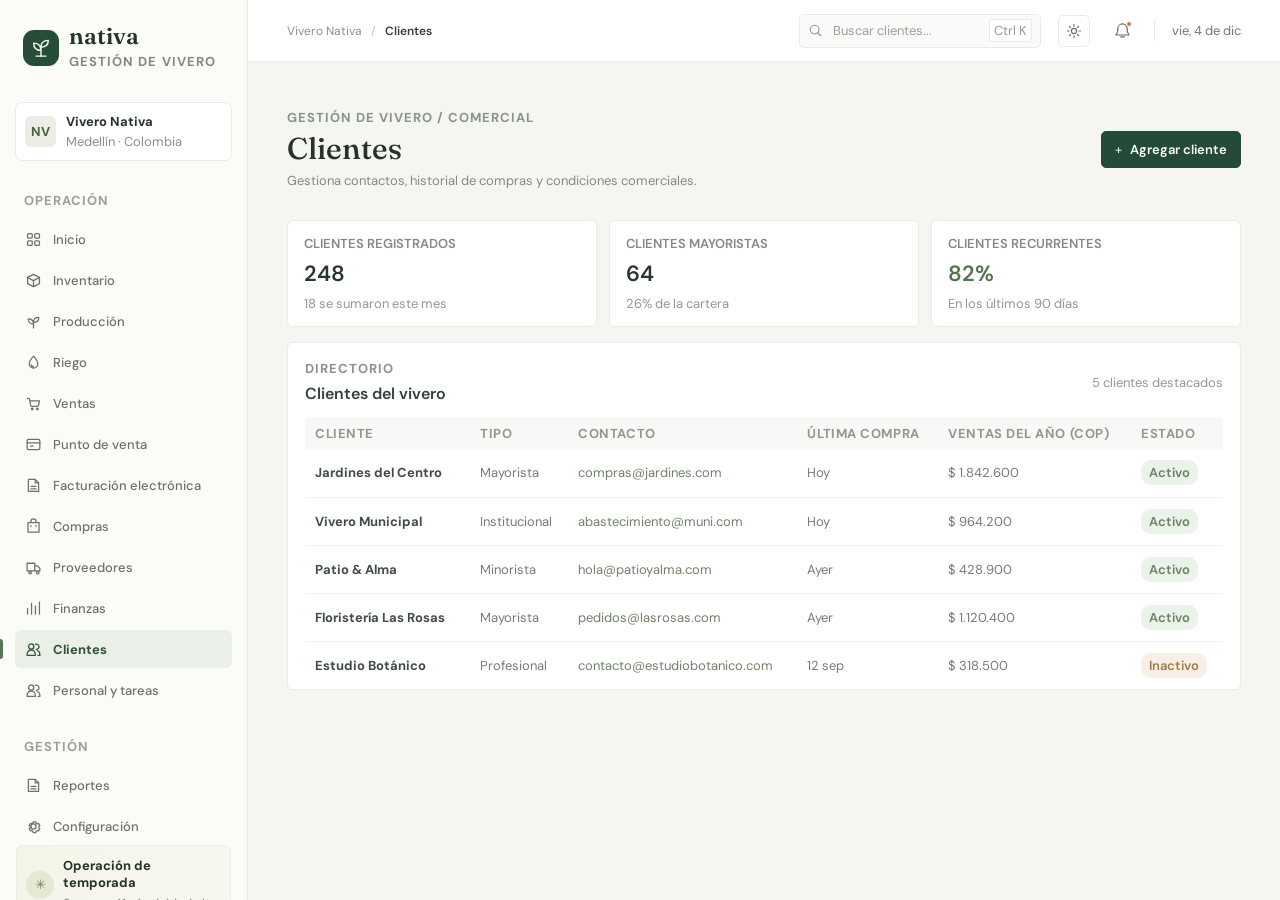
<file: clientes.html>
<!doctype html>
<html lang="es">
<head>
  <meta charset="utf-8"><meta name="viewport" content="width=device-width, initial-scale=1"><meta name="theme-color" content="#f5f6f1">
  <title>Clientes | Vivero Nativa</title>
  <script>try { const tema = new URLSearchParams(location.search).get('tema'); if (tema === 'oscuro' || (!tema && localStorage.getItem('tema-vivero') === 'oscuro')) document.documentElement.dataset.tema = 'oscuro'; } catch { }</script>
  <link rel="preconnect" href="https://fonts.googleapis.com"><link rel="preconnect" href="https://fonts.gstatic.com" crossorigin><link href="https://fonts.googleapis.com/css2?family=DM+Sans:wght@400;500;600;700&family=Fraunces:opsz,wght@9..144,500;9..144,600&display=swap" rel="stylesheet">
  <link rel="stylesheet" href="CSS/estilos-index.css"><link rel="stylesheet" href="CSS/clientes.css"><link rel="stylesheet" href="CSS/tema.css"><link rel="stylesheet" href="CSS/lectura.css">
</head>
<body>
  <div class="app-shell">
    <!-- NAVEGACIÓN GENERAL DEL ERP -->
    <aside class="sidebar" id="sidebar"><a class="brand" href="index.html" aria-label="Vivero Nativa, inicio"><span class="brand-mark" aria-hidden="true">✳</span><span class="brand-copy"><strong>nativa</strong><small>GESTIÓN DE VIVERO</small></span></a><div class="workspace-switcher"><span class="workspace-avatar">NV</span><span class="workspace-copy"><strong>Vivero Nativa</strong><small>Medellín · Colombia</small></span></div><p class="nav-label">ESPACIO DE TRABAJO</p><nav class="primary-nav" aria-label="Navegación principal"><a class="nav-link" href="index.html"><span>▦</span>Inicio</a><a class="nav-link" href="inventario.html"><span>⬡</span>Inventario<span class="nav-count">8</span></a><a class="nav-link" href="produccion.html"><span>♧</span>Producción</a><a class="nav-link" href="ventas.html"><span>▱</span>Ventas</a><a class="nav-link" href="compras.html"><span>▣</span>Compras</a><a class="nav-link" href="finanzas.html"><span>▥</span>Finanzas</a><a class="nav-link is-active" href="clientes.html" aria-current="page"><span>♙</span>Clientes</a></nav><p class="nav-label nav-label-lower">GESTIÓN</p><nav class="primary-nav" aria-label="Herramientas de gestión"><a class="nav-link" href="reportes.html"><span>▤</span>Reportes</a><a class="nav-link" href="configuracion.html"><span>⚙</span>Configuración</a></nav><div class="sidebar-bottom"><div class="season-note"><span class="season-icon">✳</span><div><strong>Operación de temporada</strong><small>Semana 41 · Actividad alta</small></div></div><button class="profile-button" type="button"><span class="profile-avatar">AD</span><span class="profile-copy"><strong>Perfil Admin</strong><small>Administración</small></span></button></div></aside>
    <main class="main-content">
      <!-- BÚSQUEDA Y DATOS DE LA SESIÓN -->
      <header class="topbar"><button class="mobile-menu" id="mobile-menu" type="button" aria-label="Abrir menú" aria-expanded="false"><span></span><span></span></button><div class="breadcrumbs"><a href="index.html">Vivero Nativa</a><span class="breadcrumb-slash">/</span><strong>Clientes</strong></div><div class="topbar-actions"><label class="search-box"><svg viewBox="0 0 20 20" aria-hidden="true"><circle cx="8.8" cy="8.8" r="5.8"/><path d="m13 13 4 4"/></svg><input id="global-search" type="search" placeholder="Buscar clientes..." aria-label="Buscar clientes"><kbd>Ctrl K</kbd></label><button class="icon-button notification-button" type="button" aria-label="Notificaciones, 3 sin leer">♧<span></span></button><span class="topbar-divider"></span><span class="today-label" id="today-label"></span></div></header>
      <div class="page-content vista-modulo modulo-clientes">
        <!-- INDICADORES DE LA CARTERA -->
        <header class="encabezado-modulo"><div><p class="sobretitulo-modulo">GESTIÓN DE VIVERO / COMERCIAL</p><h1>Clientes</h1><p class="descripcion-modulo">Gestiona contactos, historial de compras y condiciones comerciales.</p></div><button class="primary-button" type="button" data-accion="Agregar cliente"><span>+</span> Agregar cliente</button></header>
        <section class="indicadores-modulo" aria-label="Resumen de clientes"><article class="indicador-modulo"><span>CLIENTES REGISTRADOS</span><strong>248</strong><small>18 se sumaron este mes</small></article><article class="indicador-modulo"><span>CLIENTES MAYORISTAS</span><strong>64</strong><small>26% de la cartera</small></article><article class="indicador-modulo"><span>CLIENTES RECURRENTES</span><strong>82%</strong><small>En los últimos 90 días</small></article></section>
        <!-- DIRECTORIO Y ACTIVIDAD DE CLIENTES -->
        <section class="panel panel-modulo"><div class="encabezado-panel"><div><p class="sobretitulo-modulo">DIRECTORIO</p><h2>Clientes del vivero</h2></div><span class="contador-registros">5 clientes destacados</span></div><div class="envoltura-tabla"><table class="tabla-modulo"><thead><tr><th>CLIENTE</th><th>TIPO</th><th>CONTACTO</th><th>ÚLTIMA COMPRA</th><th>VENTAS DEL AÑO (COP)</th><th>ESTADO</th></tr></thead><tbody><tr><td><strong>Jardines del Centro</strong></td><td>Mayorista</td><td>compras@jardines.com</td><td>Hoy</td><td>$ 1.842.600</td><td><span class="etiqueta-estado estado-correcto">Activo</span></td></tr><tr><td><strong>Vivero Municipal</strong></td><td>Institucional</td><td>abastecimiento@muni.com</td><td>Hoy</td><td>$ 964.200</td><td><span class="etiqueta-estado estado-correcto">Activo</span></td></tr><tr><td><strong>Patio &amp; Alma</strong></td><td>Minorista</td><td>hola@patioyalma.com</td><td>Ayer</td><td>$ 428.900</td><td><span class="etiqueta-estado estado-correcto">Activo</span></td></tr><tr><td><strong>Floristería Las Rosas</strong></td><td>Mayorista</td><td>pedidos@lasrosas.com</td><td>Ayer</td><td>$ 1.120.400</td><td><span class="etiqueta-estado estado-correcto">Activo</span></td></tr><tr><td><strong>Estudio Botánico</strong></td><td>Profesional</td><td>contacto@estudiobotanico.com</td><td>12 sep</td><td>$ 318.500</td><td><span class="etiqueta-estado estado-atencion">Inactivo</span></td></tr></tbody></table></div><p class="sin-resultados" hidden>No hay clientes que coincidan con la búsqueda.</p></section>
      </div>
    </main>
  </div>
  <div class="toast" id="toast" role="status" aria-live="polite"></div><script src="JS/app.js" defer></script>
</body>
</html>
</file>
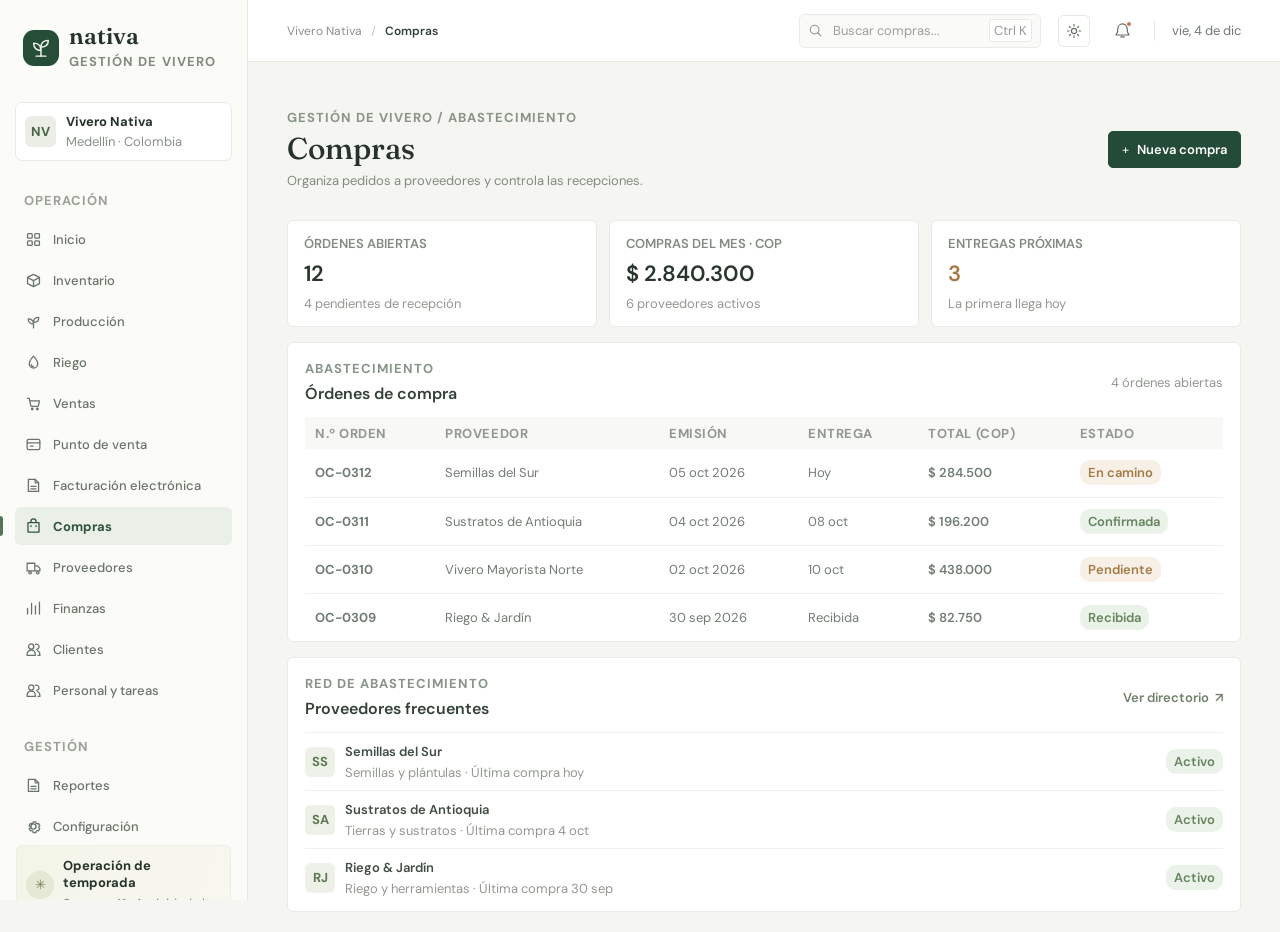
<file: compras.html>
<!doctype html>
<html lang="es">
<head>
  <meta charset="utf-8"><meta name="viewport" content="width=device-width, initial-scale=1"><meta name="theme-color" content="#f5f6f1">
  <title>Compras | Vivero Nativa</title>
  <script>try { const tema = new URLSearchParams(location.search).get('tema'); if (tema === 'oscuro' || (!tema && localStorage.getItem('tema-vivero') === 'oscuro')) document.documentElement.dataset.tema = 'oscuro'; } catch { }</script>
  <link rel="preconnect" href="https://fonts.googleapis.com"><link rel="preconnect" href="https://fonts.gstatic.com" crossorigin><link href="https://fonts.googleapis.com/css2?family=DM+Sans:wght@400;500;600;700&family=Fraunces:opsz,wght@9..144,500;9..144,600&display=swap" rel="stylesheet">
  <link rel="stylesheet" href="CSS/estilos-index.css"><link rel="stylesheet" href="CSS/compras.css"><link rel="stylesheet" href="CSS/tema.css"><link rel="stylesheet" href="CSS/lectura.css">
</head>
<body>
  <div class="app-shell">
    <!-- NAVEGACIÓN GENERAL DEL ERP -->
    <aside class="sidebar" id="sidebar"><a class="brand" href="index.html" aria-label="Vivero Nativa, inicio"><span class="brand-mark" aria-hidden="true">✳</span><span class="brand-copy"><strong>nativa</strong><small>GESTIÓN DE VIVERO</small></span></a><div class="workspace-switcher"><span class="workspace-avatar">NV</span><span class="workspace-copy"><strong>Vivero Nativa</strong><small>Medellín · Colombia</small></span></div><p class="nav-label">ESPACIO DE TRABAJO</p><nav class="primary-nav" aria-label="Navegación principal"><a class="nav-link" href="index.html"><span>▦</span>Inicio</a><a class="nav-link" href="inventario.html"><span>⬡</span>Inventario<span class="nav-count">8</span></a><a class="nav-link" href="produccion.html"><span>♧</span>Producción</a><a class="nav-link" href="ventas.html"><span>▱</span>Ventas</a><a class="nav-link is-active" href="compras.html" aria-current="page"><span>▣</span>Compras</a><a class="nav-link" href="finanzas.html"><span>▥</span>Finanzas</a><a class="nav-link" href="clientes.html"><span>♙</span>Clientes</a></nav><p class="nav-label nav-label-lower">GESTIÓN</p><nav class="primary-nav" aria-label="Herramientas de gestión"><a class="nav-link" href="reportes.html"><span>▤</span>Reportes</a><a class="nav-link" href="configuracion.html"><span>⚙</span>Configuración</a></nav><div class="sidebar-bottom"><div class="season-note"><span class="season-icon">✳</span><div><strong>Operación de temporada</strong><small>Semana 41 · Actividad alta</small></div></div><button class="profile-button" type="button"><span class="profile-avatar">AD</span><span class="profile-copy"><strong>Perfil Admin</strong><small>Administración</small></span></button></div></aside>
    <main class="main-content">
      <!-- BÚSQUEDA Y DATOS DE LA SESIÓN -->
      <header class="topbar"><button class="mobile-menu" id="mobile-menu" type="button" aria-label="Abrir menú" aria-expanded="false"><span></span><span></span></button><div class="breadcrumbs"><a href="index.html">Vivero Nativa</a><span class="breadcrumb-slash">/</span><strong>Compras</strong></div><div class="topbar-actions"><label class="search-box"><svg viewBox="0 0 20 20" aria-hidden="true"><circle cx="8.8" cy="8.8" r="5.8"/><path d="m13 13 4 4"/></svg><input id="global-search" type="search" placeholder="Buscar compras..." aria-label="Buscar compras"><kbd>Ctrl K</kbd></label><button class="icon-button notification-button" type="button" aria-label="Notificaciones, 3 sin leer">♧<span></span></button><span class="topbar-divider"></span><span class="today-label" id="today-label"></span></div></header>
      <div class="page-content vista-modulo modulo-compras">
        <!-- INDICADORES DE ABASTECIMIENTO -->
        <header class="encabezado-modulo"><div><p class="sobretitulo-modulo">GESTIÓN DE VIVERO / ABASTECIMIENTO</p><h1>Compras</h1><p class="descripcion-modulo">Organiza pedidos a proveedores y controla las recepciones.</p></div><button class="primary-button" type="button" data-accion="Nueva compra"><span>+</span> Nueva compra</button></header>
        <section class="indicadores-modulo" aria-label="Resumen de compras"><article class="indicador-modulo"><span>ÓRDENES ABIERTAS</span><strong>12</strong><small>4 pendientes de recepción</small></article><article class="indicador-modulo"><span>COMPRAS DEL MES · COP</span><strong>$ 2.840.300</strong><small>6 proveedores activos</small></article><article class="indicador-modulo"><span>ENTREGAS PRÓXIMAS</span><strong>3</strong><small>La primera llega hoy</small></article></section>
        <!-- ÓRDENES EMITIDAS A PROVEEDORES -->
        <section class="panel panel-modulo"><div class="encabezado-panel"><div><p class="sobretitulo-modulo">ABASTECIMIENTO</p><h2>Órdenes de compra</h2></div><span class="contador-registros">4 órdenes abiertas</span></div><div class="envoltura-tabla"><table class="tabla-modulo"><thead><tr><th>N.º ORDEN</th><th>PROVEEDOR</th><th>EMISIÓN</th><th>ENTREGA</th><th>TOTAL (COP)</th><th>ESTADO</th></tr></thead><tbody><tr><td><strong>OC-0312</strong></td><td>Semillas del Sur</td><td>05 oct 2026</td><td>Hoy</td><td class="table-total">$ 284.500</td><td><span class="etiqueta-estado estado-atencion">En camino</span></td></tr><tr><td><strong>OC-0311</strong></td><td>Sustratos de Antioquia</td><td>04 oct 2026</td><td>08 oct</td><td class="table-total">$ 196.200</td><td><span class="etiqueta-estado estado-correcto">Confirmada</span></td></tr><tr><td><strong>OC-0310</strong></td><td>Vivero Mayorista Norte</td><td>02 oct 2026</td><td>10 oct</td><td class="table-total">$ 438.000</td><td><span class="etiqueta-estado estado-atencion">Pendiente</span></td></tr><tr><td><strong>OC-0309</strong></td><td>Riego &amp; Jardín</td><td>30 sep 2026</td><td>Recibida</td><td class="table-total">$ 82.750</td><td><span class="etiqueta-estado estado-correcto">Recibida</span></td></tr></tbody></table></div><p class="sin-resultados" hidden>No hay compras que coincidan con la búsqueda.</p></section>
        <!-- PROVEEDORES PRINCIPALES -->
        <section class="panel panel-modulo proveedores-compras"><div class="encabezado-panel"><div><p class="sobretitulo-modulo">RED DE ABASTECIMIENTO</p><h2>Proveedores frecuentes</h2></div><a class="text-button" href="proveedores.html">Ver directorio <span>↗</span></a></div><div class="lista-proveedores"><article><span class="proveedor-avatar">SS</span><div><strong>Semillas del Sur</strong><small>Semillas y plántulas · Última compra hoy</small></div><span class="etiqueta-estado estado-correcto">Activo</span></article><article><span class="proveedor-avatar">SA</span><div><strong>Sustratos de Antioquia</strong><small>Tierras y sustratos · Última compra 4 oct</small></div><span class="etiqueta-estado estado-correcto">Activo</span></article><article><span class="proveedor-avatar">RJ</span><div><strong>Riego &amp; Jardín</strong><small>Riego y herramientas · Última compra 30 sep</small></div><span class="etiqueta-estado estado-correcto">Activo</span></article></div></section>
      </div>
    </main>
  </div>
  <div class="toast" id="toast" role="status" aria-live="polite"></div><script src="JS/app.js" defer></script>
</body>
</html>
</file>
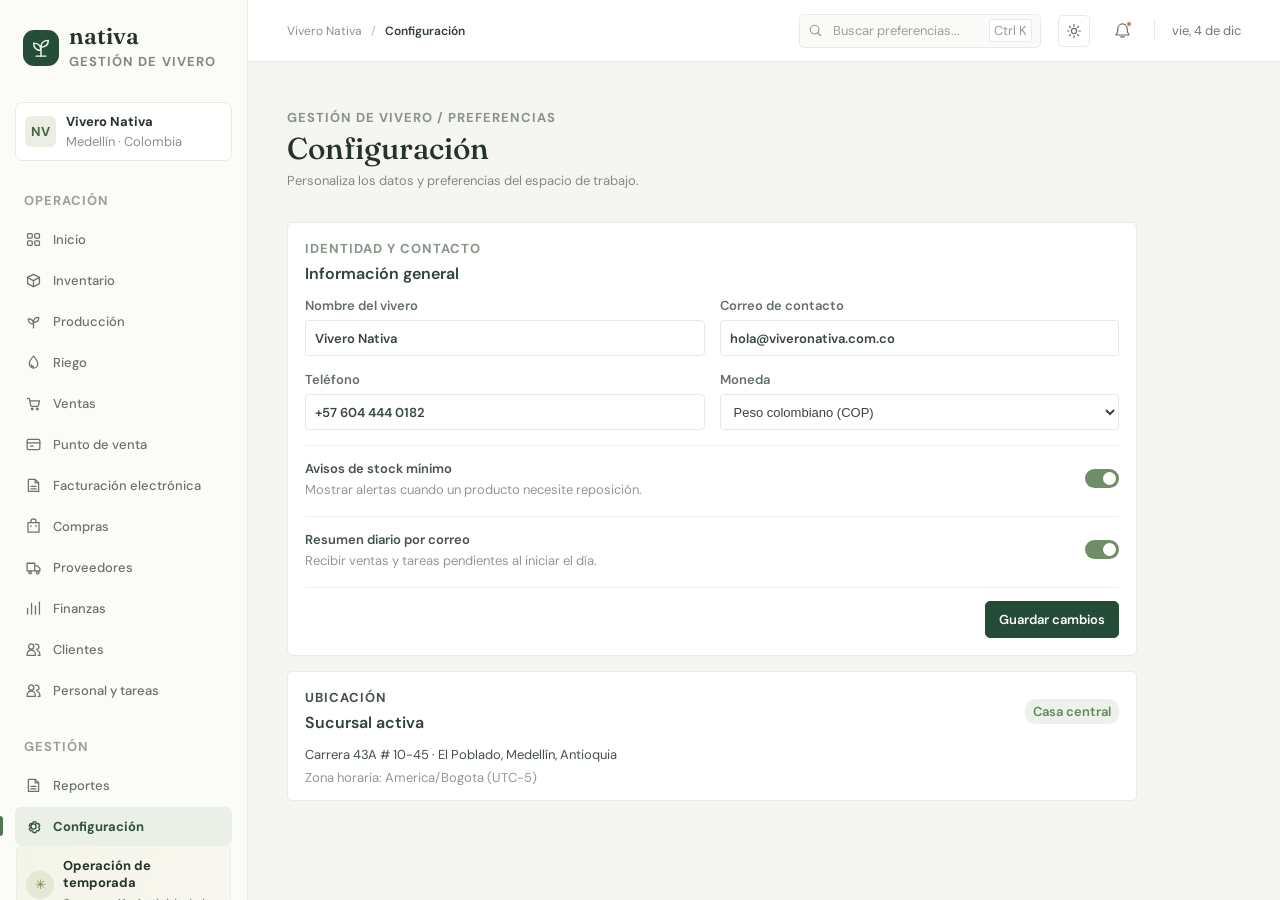
<file: configuracion.html>
<!doctype html>
<html lang="es">
<head>
  <meta charset="utf-8"><meta name="viewport" content="width=device-width, initial-scale=1"><meta name="theme-color" content="#f5f6f1">
  <title>Configuración | Vivero Nativa</title>
  <script>try { const tema = new URLSearchParams(location.search).get('tema'); if (tema === 'oscuro' || (!tema && localStorage.getItem('tema-vivero') === 'oscuro')) document.documentElement.dataset.tema = 'oscuro'; } catch { }</script>
  <link rel="preconnect" href="https://fonts.googleapis.com"><link rel="preconnect" href="https://fonts.gstatic.com" crossorigin><link href="https://fonts.googleapis.com/css2?family=DM+Sans:wght@400;500;600;700&family=Fraunces:opsz,wght@9..144,500;9..144,600&display=swap" rel="stylesheet">
  <link rel="stylesheet" href="CSS/estilos-index.css"><link rel="stylesheet" href="CSS/configuracion.css"><link rel="stylesheet" href="CSS/tema.css"><link rel="stylesheet" href="CSS/lectura.css">
</head>
<body>
  <div class="app-shell">
    <!-- NAVEGACIÓN GENERAL DEL ERP -->
    <aside class="sidebar" id="sidebar"><a class="brand" href="index.html" aria-label="Vivero Nativa, inicio"><span class="brand-mark" aria-hidden="true">✳</span><span class="brand-copy"><strong>nativa</strong><small>GESTIÓN DE VIVERO</small></span></a><div class="workspace-switcher"><span class="workspace-avatar">NV</span><span class="workspace-copy"><strong>Vivero Nativa</strong><small>Medellín · Colombia</small></span></div><p class="nav-label">ESPACIO DE TRABAJO</p><nav class="primary-nav" aria-label="Navegación principal"><a class="nav-link" href="index.html"><span>▦</span>Inicio</a><a class="nav-link" href="inventario.html"><span>⬡</span>Inventario<span class="nav-count">8</span></a><a class="nav-link" href="produccion.html"><span>♧</span>Producción</a><a class="nav-link" href="ventas.html"><span>▱</span>Ventas</a><a class="nav-link" href="compras.html"><span>▣</span>Compras</a><a class="nav-link" href="finanzas.html"><span>▥</span>Finanzas</a><a class="nav-link" href="clientes.html"><span>♙</span>Clientes</a></nav><p class="nav-label nav-label-lower">GESTIÓN</p><nav class="primary-nav" aria-label="Herramientas de gestión"><a class="nav-link" href="reportes.html"><span>▤</span>Reportes</a><a class="nav-link is-active" href="configuracion.html" aria-current="page"><span>⚙</span>Configuración</a></nav><div class="sidebar-bottom"><div class="season-note"><span class="season-icon">✳</span><div><strong>Operación de temporada</strong><small>Semana 41 · Actividad alta</small></div></div><button class="profile-button" type="button"><span class="profile-avatar">AD</span><span class="profile-copy"><strong>Perfil Admin</strong><small>Administración</small></span></button></div></aside>
    <main class="main-content">
      <!-- BÚSQUEDA Y DATOS DE LA SESIÓN -->
      <header class="topbar"><button class="mobile-menu" id="mobile-menu" type="button" aria-label="Abrir menú" aria-expanded="false"><span></span><span></span></button><div class="breadcrumbs"><a href="index.html">Vivero Nativa</a><span class="breadcrumb-slash">/</span><strong>Configuración</strong></div><div class="topbar-actions"><label class="search-box"><svg viewBox="0 0 20 20" aria-hidden="true"><circle cx="8.8" cy="8.8" r="5.8"/><path d="m13 13 4 4"/></svg><input id="global-search" type="search" placeholder="Buscar preferencias..." aria-label="Buscar preferencias"><kbd>Ctrl K</kbd></label><button class="icon-button notification-button" type="button" aria-label="Notificaciones, 3 sin leer">♧<span></span></button><span class="topbar-divider"></span><span class="today-label" id="today-label"></span></div></header>
      <div class="page-content vista-modulo modulo-configuracion">
        <!-- DATOS GENERALES DEL VIVERO -->
        <header class="encabezado-modulo"><div><p class="sobretitulo-modulo">GESTIÓN DE VIVERO / PREFERENCIAS</p><h1>Configuración</h1><p class="descripcion-modulo">Personaliza los datos y preferencias del espacio de trabajo.</p></div></header>
        <section class="panel panel-modulo panel-configuracion"><div class="encabezado-panel"><div><p class="sobretitulo-modulo">IDENTIDAD Y CONTACTO</p><h2>Información general</h2></div></div><form id="formulario-configuracion" class="formulario-configuracion"><label>Nombre del vivero<input name="nombre" value="Vivero Nativa"></label><label>Correo de contacto<input name="correo" type="email" value="hola@viveronativa.com.co"></label><label>Teléfono<input name="telefono" type="tel" value="+57 604 444 0182"></label><label>Moneda<select name="moneda"><option selected>Peso colombiano (COP)</option><option>Dólar estadounidense (USD)</option></select></label><div class="fila-preferencia"><span><strong>Avisos de stock mínimo</strong><small>Mostrar alertas cuando un producto necesite reposición.</small></span><label class="interruptor"><input type="checkbox" checked><span></span></label></div><div class="fila-preferencia"><span><strong>Resumen diario por correo</strong><small>Recibir ventas y tareas pendientes al iniciar el día.</small></span><label class="interruptor"><input type="checkbox" checked><span></span></label></div><div class="acciones-formulario"><button class="primary-button" type="submit">Guardar cambios</button></div></form></section>
        <!-- DATOS DE LA SUCURSAL -->
        <section class="panel panel-modulo sucursal-configuracion"><div class="encabezado-panel"><div><p class="sobretitulo-modulo">UBICACIÓN</p><h2>Sucursal activa</h2></div><span class="etiqueta-estado estado-correcto">Casa central</span></div><p>Carrera 43A # 10-45 · El Poblado, Medellín, Antioquia</p><small>Zona horaria: America/Bogota (UTC−5)</small></section>
      </div>
    </main>
  </div>
  <div class="toast" id="toast" role="status" aria-live="polite"></div><script src="JS/app.js" defer></script>
</body>
</html>
</file>
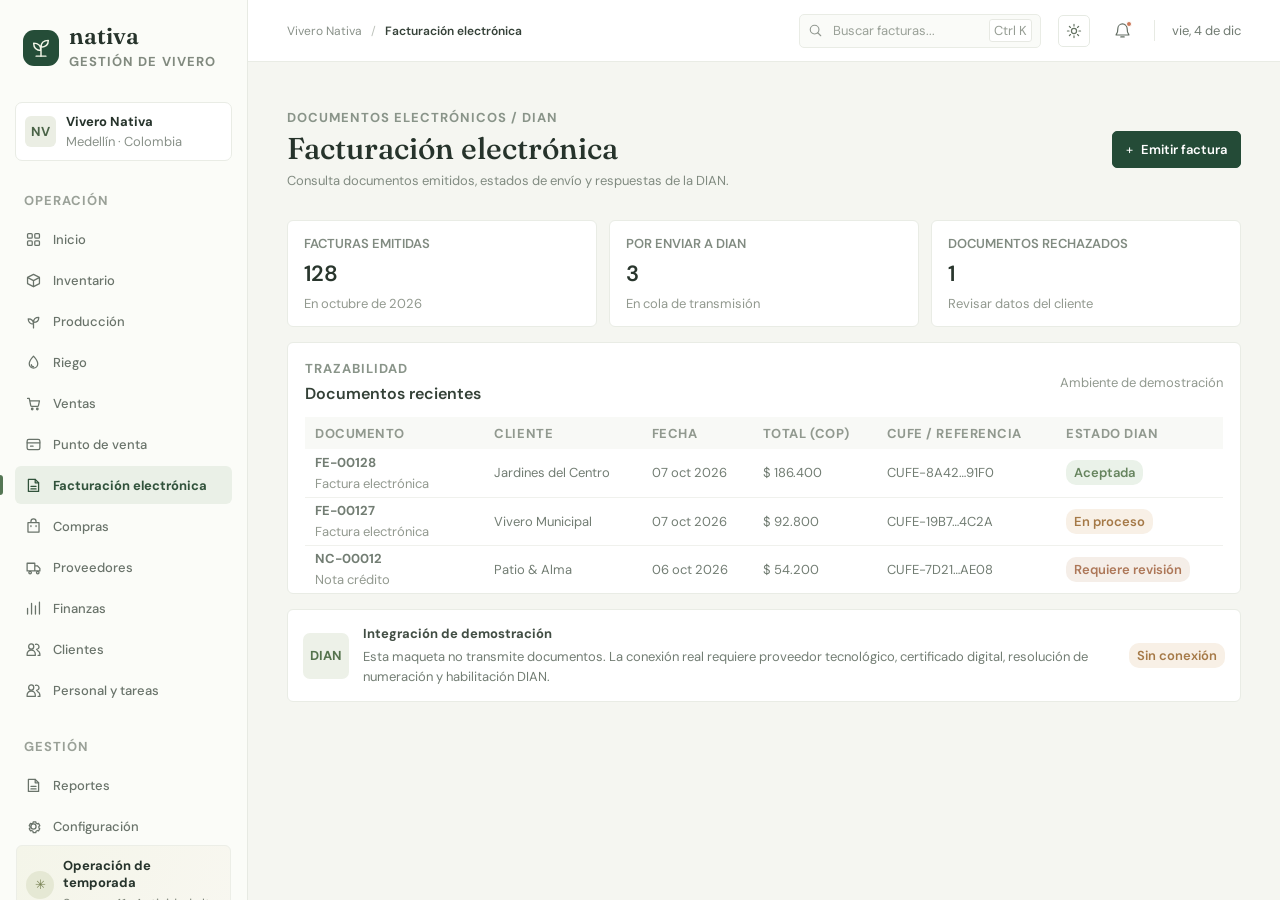
<file: facturacion.html>
<!doctype html>
<html lang="es">
<head>
  <meta charset="utf-8"><meta name="viewport" content="width=device-width, initial-scale=1"><meta name="theme-color" content="#f5f6f1">
  <title>Facturación electrónica | Vivero Nativa</title>
  <script>try { const tema = new URLSearchParams(location.search).get('tema'); if (tema === 'oscuro' || (!tema && localStorage.getItem('tema-vivero') === 'oscuro')) document.documentElement.dataset.tema = 'oscuro'; } catch { }</script>
  <link rel="preconnect" href="https://fonts.googleapis.com"><link rel="preconnect" href="https://fonts.gstatic.com" crossorigin><link href="https://fonts.googleapis.com/css2?family=DM+Sans:wght@400;500;600;700&family=Fraunces:opsz,wght@9..144,500;9..144,600&display=swap" rel="stylesheet">
  <link rel="stylesheet" href="CSS/estilos-index.css"><link rel="stylesheet" href="CSS/facturacion.css"><link rel="stylesheet" href="CSS/tema.css"><link rel="stylesheet" href="CSS/lectura.css">
</head>
<body>
  <div class="app-shell">
    <!-- NAVEGACIÓN GENERAL, GENERADA POR EL SCRIPT COMPARTIDO -->
    <aside class="sidebar" id="sidebar"><a class="brand" href="index.html" aria-label="Vivero Nativa, inicio"><span class="brand-mark" aria-hidden="true">✳</span><span class="brand-copy"><strong>nativa</strong><small>GESTIÓN DE VIVERO</small></span></a><div class="workspace-switcher"><span class="workspace-avatar">NV</span><span class="workspace-copy"><strong>Vivero Nativa</strong><small>Medellín · Colombia</small></span></div><p class="nav-label">OPERACIÓN</p><nav class="primary-nav" aria-label="Navegación principal"></nav><p class="nav-label nav-label-lower">GESTIÓN</p><nav class="primary-nav" aria-label="Herramientas de gestión"></nav><div class="sidebar-bottom"><div class="season-note"><span class="season-icon">✳</span><div><strong>Operación de temporada</strong><small>Semana 41 · Actividad alta</small></div></div><button class="profile-button" type="button"><span class="profile-avatar">AD</span><span class="profile-copy"><strong>Perfil Admin</strong><small>Administración</small></span></button></div></aside>
    <main class="main-content">
      <!-- BUSCADOR, CAMBIO DE TEMA Y FECHA -->
      <header class="topbar"><button class="mobile-menu" id="mobile-menu" type="button" aria-label="Abrir menú" aria-expanded="false"><span></span><span></span></button><div class="breadcrumbs"><a href="index.html">Vivero Nativa</a><span class="breadcrumb-slash">/</span><strong>Facturación electrónica</strong></div><div class="topbar-actions"><label class="search-box"><svg viewBox="0 0 20 20" aria-hidden="true"><circle cx="8.8" cy="8.8" r="5.8"/><path d="m13 13 4 4"/></svg><input id="global-search" type="search" placeholder="Buscar facturas..." aria-label="Buscar facturas"><kbd>Ctrl K</kbd></label><button class="icon-button notification-button" type="button" aria-label="Notificaciones, 3 sin leer">♧<span></span></button><span class="topbar-divider"></span><span class="today-label" id="today-label"></span></div></header>
      <div class="page-content vista-modulo modulo-facturacion">
        <!-- ESTADO DE CONEXIÓN CON DIAN -->
        <header class="encabezado-modulo"><div><p class="sobretitulo-modulo">DOCUMENTOS ELECTRÓNICOS / DIAN</p><h1>Facturación electrónica</h1><p class="descripcion-modulo">Consulta documentos emitidos, estados de envío y respuestas de la DIAN.</p></div><button class="primary-button" type="button" data-accion="Emitir factura"><span>+</span> Emitir factura</button></header>
        <section class="indicadores-modulo" aria-label="Resumen de facturación"><article class="indicador-modulo"><span>FACTURAS EMITIDAS</span><strong>128</strong><small>En octubre de 2026</small></article><article class="indicador-modulo"><span>POR ENVIAR A DIAN</span><strong>3</strong><small>En cola de transmisión</small></article><article class="indicador-modulo"><span>DOCUMENTOS RECHAZADOS</span><strong>1</strong><small>Revisar datos del cliente</small></article></section>
        <!-- REGISTRO DE FACTURAS Y RESPUESTAS -->
        <section class="panel panel-modulo"><div class="encabezado-panel"><div><p class="sobretitulo-modulo">TRAZABILIDAD</p><h2>Documentos recientes</h2></div><span class="contador-registros">Ambiente de demostración</span></div><div class="envoltura-tabla"><table class="tabla-modulo"><thead><tr><th>DOCUMENTO</th><th>CLIENTE</th><th>FECHA</th><th>TOTAL (COP)</th><th>CUFE / REFERENCIA</th><th>ESTADO DIAN</th></tr></thead><tbody><tr><td><strong>FE-00128</strong><small>Factura electrónica</small></td><td>Jardines del Centro</td><td>07 oct 2026</td><td>$ 186.400</td><td>CUFE-8A42…91F0</td><td><span class="etiqueta-estado estado-correcto">Aceptada</span></td></tr><tr><td><strong>FE-00127</strong><small>Factura electrónica</small></td><td>Vivero Municipal</td><td>07 oct 2026</td><td>$ 92.800</td><td>CUFE-19B7…4C2A</td><td><span class="etiqueta-estado estado-atencion">En proceso</span></td></tr><tr><td><strong>NC-00012</strong><small>Nota crédito</small></td><td>Patio &amp; Alma</td><td>06 oct 2026</td><td>$ 54.200</td><td>CUFE-7D21…AE08</td><td><span class="etiqueta-estado estado-alerta">Requiere revisión</span></td></tr></tbody></table></div><p class="sin-resultados" hidden>No hay documentos que coincidan con la búsqueda.</p></section>
        <!-- CONFIGURACIÓN TÉCNICA DE DEMOSTRACIÓN -->
        <section class="panel panel-modulo nota-dian"><span class="sello-dian">DIAN</span><div><strong>Integración de demostración</strong><p>Esta maqueta no transmite documentos. La conexión real requiere proveedor tecnológico, certificado digital, resolución de numeración y habilitación DIAN.</p></div><span class="etiqueta-estado estado-atencion">Sin conexión</span></section>
      </div>
    </main>
  </div>
  <div class="toast" id="toast" role="status" aria-live="polite"></div><script src="JS/app.js" defer></script>
</body>
</html>
</file>
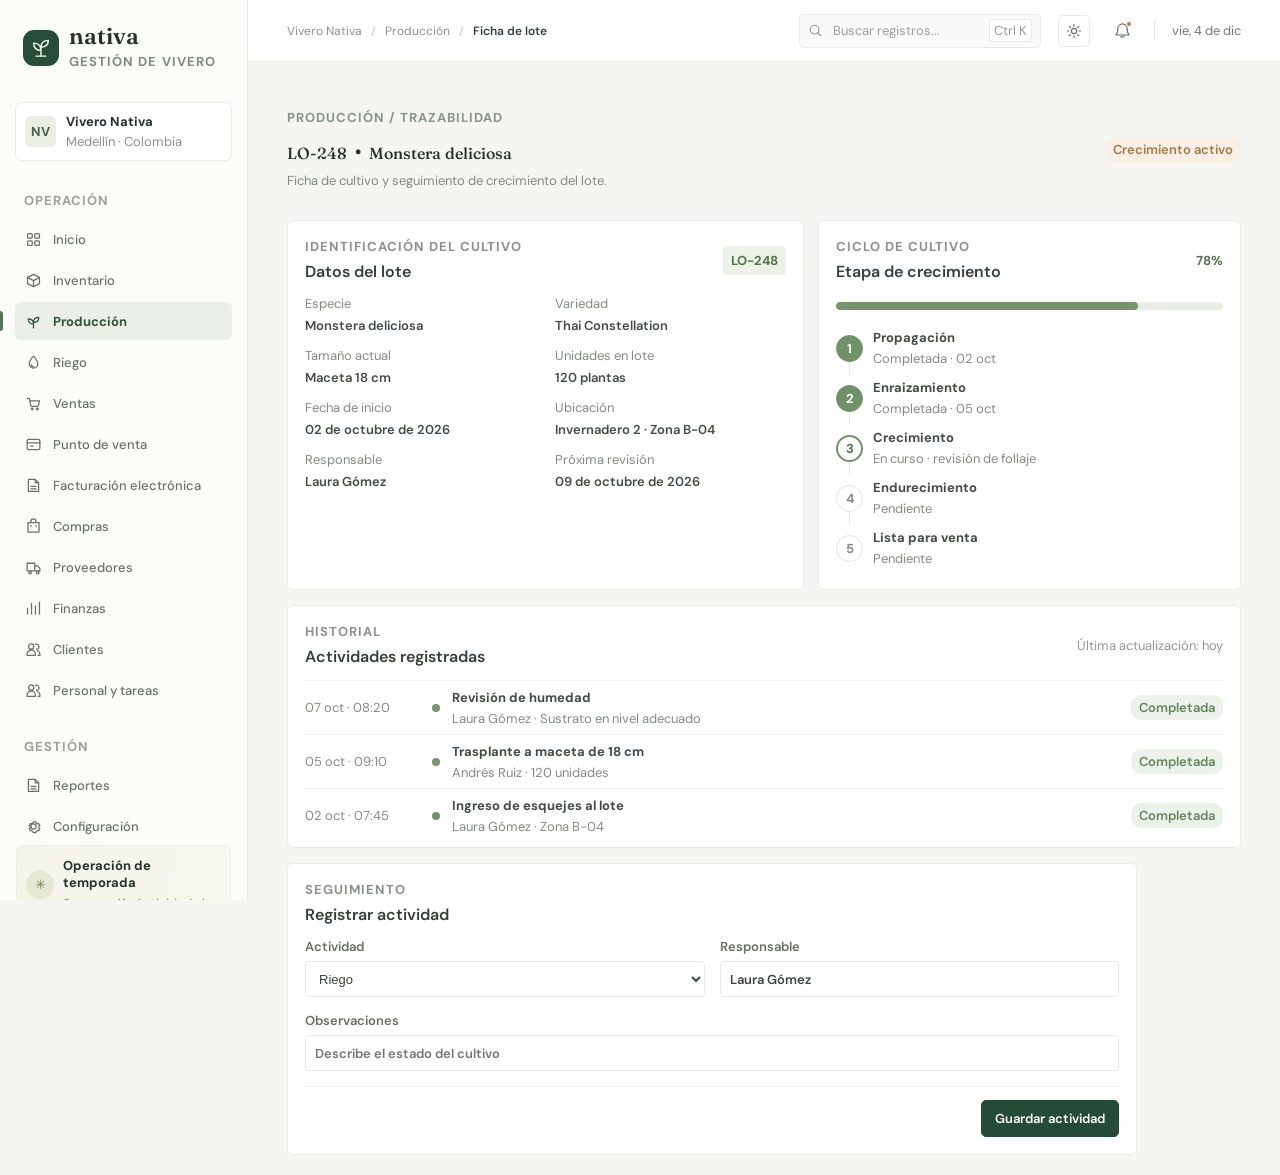
<file: ficha-lote.html>
<!doctype html>
<html lang="es">
<head>
  <meta charset="utf-8"><meta name="viewport" content="width=device-width, initial-scale=1"><meta name="theme-color" content="#f5f6f1">
  <title>Ficha de lote | Vivero Nativa</title>
  <script>try { const tema = new URLSearchParams(location.search).get('tema'); if (tema === 'oscuro' || (!tema && localStorage.getItem('tema-vivero') === 'oscuro')) document.documentElement.dataset.tema = 'oscuro'; } catch { }</script>
  <link rel="preconnect" href="https://fonts.googleapis.com"><link rel="preconnect" href="https://fonts.gstatic.com" crossorigin><link href="https://fonts.googleapis.com/css2?family=DM+Sans:wght@400;500;600;700&family=Fraunces:opsz,wght@9..144,500;9..144,600&display=swap" rel="stylesheet">
  <link rel="stylesheet" href="CSS/estilos-index.css"><link rel="stylesheet" href="CSS/ficha-lote.css"><link rel="stylesheet" href="CSS/tema.css"><link rel="stylesheet" href="CSS/lectura.css">
</head>
<body>
  <div class="app-shell">
    <!-- NAVEGACIÓN GENERAL, GENERADA POR EL SCRIPT COMPARTIDO -->
    <aside class="sidebar" id="sidebar"><a class="brand" href="index.html" aria-label="Vivero Nativa, inicio"><span class="brand-mark" aria-hidden="true">✳</span><span class="brand-copy"><strong>nativa</strong><small>GESTIÓN DE VIVERO</small></span></a><div class="workspace-switcher"><span class="workspace-avatar">NV</span><span class="workspace-copy"><strong>Vivero Nativa</strong><small>Medellín · Colombia</small></span></div><p class="nav-label">OPERACIÓN</p><nav class="primary-nav" aria-label="Navegación principal"></nav><p class="nav-label nav-label-lower">GESTIÓN</p><nav class="primary-nav" aria-label="Herramientas de gestión"></nav><div class="sidebar-bottom"><div class="season-note"><span class="season-icon">✳</span><div><strong>Operación de temporada</strong><small>Semana 41 · Actividad alta</small></div></div><button class="profile-button" type="button"><span class="profile-avatar">AD</span><span class="profile-copy"><strong>Perfil Admin</strong><small>Administración</small></span></button></div></aside>
    <main class="main-content">
      <!-- BÚSQUEDA, TEMA Y FECHA -->
      <header class="topbar"><button class="mobile-menu" id="mobile-menu" type="button" aria-label="Abrir menú" aria-expanded="false"><span></span><span></span></button><div class="breadcrumbs"><a href="index.html">Vivero Nativa</a><span class="breadcrumb-slash">/</span><a href="produccion.html">Producción</a><span class="breadcrumb-slash">/</span><strong>Ficha de lote</strong></div><div class="topbar-actions"><label class="search-box"><svg viewBox="0 0 20 20" aria-hidden="true"><circle cx="8.8" cy="8.8" r="5.8"/><path d="m13 13 4 4"/></svg><input id="global-search" type="search" placeholder="Buscar registros..." aria-label="Buscar registros"><kbd>Ctrl K</kbd></label><button class="icon-button notification-button" type="button" aria-label="Notificaciones, 3 sin leer">♧<span></span></button><span class="topbar-divider"></span><span class="today-label" id="today-label"></span></div></header>
      <div class="page-content vista-modulo modulo-ficha-lote">
        <!-- IDENTIFICACIÓN Y ESTADO DEL LOTE -->
        <header class="encabezado-modulo"><div><p class="sobretitulo-modulo">PRODUCCIÓN / TRAZABILIDAD</p><h1><span id="codigo-lote">LO-248</span> · <span id="nombre-especie">Monstera deliciosa</span></h1><p class="descripcion-modulo">Ficha de cultivo y seguimiento de crecimiento del lote.</p></div><span class="etiqueta-estado estado-atencion">Crecimiento activo</span></header>
        <div class="detalle-lote">
          <!-- DATOS TÉCNICOS DEL CULTIVO -->
          <section class="panel panel-modulo panel-datos-lote"><div class="encabezado-panel"><div><p class="sobretitulo-modulo">IDENTIFICACIÓN DEL CULTIVO</p><h2>Datos del lote</h2></div><span class="codigo-lote-mini" id="codigo-lote-mini">LO-248</span></div><dl class="rejilla-datos-lote"><div><dt>Especie</dt><dd id="dato-especie">Monstera deliciosa</dd></div><div><dt>Variedad</dt><dd id="dato-variedad">Thai Constellation</dd></div><div><dt>Tamaño actual</dt><dd id="dato-tamano">Maceta 18 cm</dd></div><div><dt>Unidades en lote</dt><dd id="dato-unidades">120 plantas</dd></div><div><dt>Fecha de inicio</dt><dd id="dato-inicio">02 de octubre de 2026</dd></div><div><dt>Ubicación</dt><dd id="dato-ubicacion">Invernadero 2 · Zona B-04</dd></div><div><dt>Responsable</dt><dd>Laura Gómez</dd></div><div><dt>Próxima revisión</dt><dd id="dato-revision">09 de octubre de 2026</dd></div></dl></section>

          <!-- ETAPAS DE CRECIMIENTO -->
          <section class="panel panel-modulo panel-etapas"><div class="encabezado-panel"><div><p class="sobretitulo-modulo">CICLO DE CULTIVO</p><h2>Etapa de crecimiento</h2></div><span class="avance-lote">78%</span></div><div class="barra-progreso progreso-ficha"><i style="--avance:78%"></i></div><ol class="linea-tiempo"><li class="etapa-completa"><span>1</span><div><strong>Propagación</strong><small>Completada · 02 oct</small></div></li><li class="etapa-completa"><span>2</span><div><strong>Enraizamiento</strong><small>Completada · 05 oct</small></div></li><li class="etapa-actual"><span>3</span><div><strong>Crecimiento</strong><small>En curso · revisión de follaje</small></div></li><li><span>4</span><div><strong>Endurecimiento</strong><small>Pendiente</small></div></li><li><span>5</span><div><strong>Lista para venta</strong><small>Pendiente</small></div></li></ol></section>
        </div>
        <!-- REGISTRO DE ACTIVIDADES DEL LOTE -->
        <section class="panel panel-modulo historial-lote"><div class="encabezado-panel"><div><p class="sobretitulo-modulo">HISTORIAL</p><h2>Actividades registradas</h2></div><span class="contador-registros">Última actualización: hoy</span></div><div class="actividad-lote"><time>07 oct · 08:20</time><span class="punto-actividad"></span><div><strong>Revisión de humedad</strong><small>Laura Gómez · Sustrato en nivel adecuado</small></div><span class="etiqueta-estado estado-correcto">Completada</span></div><div class="actividad-lote"><time>05 oct · 09:10</time><span class="punto-actividad"></span><div><strong>Trasplante a maceta de 18 cm</strong><small>Andrés Ruiz · 120 unidades</small></div><span class="etiqueta-estado estado-correcto">Completada</span></div><div class="actividad-lote"><time>02 oct · 07:45</time><span class="punto-actividad"></span><div><strong>Ingreso de esquejes al lote</strong><small>Laura Gómez · Zona B-04</small></div><span class="etiqueta-estado estado-correcto">Completada</span></div></section>
        <!-- FORMULARIO PARA AGREGAR UNA NOVEDAD -->
        <section class="panel panel-modulo formulario-novedad"><div class="encabezado-panel"><div><p class="sobretitulo-modulo">SEGUIMIENTO</p><h2>Registrar actividad</h2></div></div><form id="formulario-lote" class="formulario-configuracion"><label>Actividad<select name="actividad"><option>Riego</option><option>Fertilización</option><option>Control fitosanitario</option><option>Trasplante</option><option>Revisión de calidad</option></select></label><label>Responsable<input name="responsable" value="Laura Gómez"></label><label class="campo-completo">Observaciones<input name="observaciones" placeholder="Describe el estado del cultivo"></label><div class="acciones-formulario"><button class="primary-button" type="submit">Guardar actividad</button></div></form></section>
      </div>
    </main>
  </div>
  <div class="toast" id="toast" role="status" aria-live="polite"></div><script src="JS/app.js" defer></script>
</body>
</html>
</file>
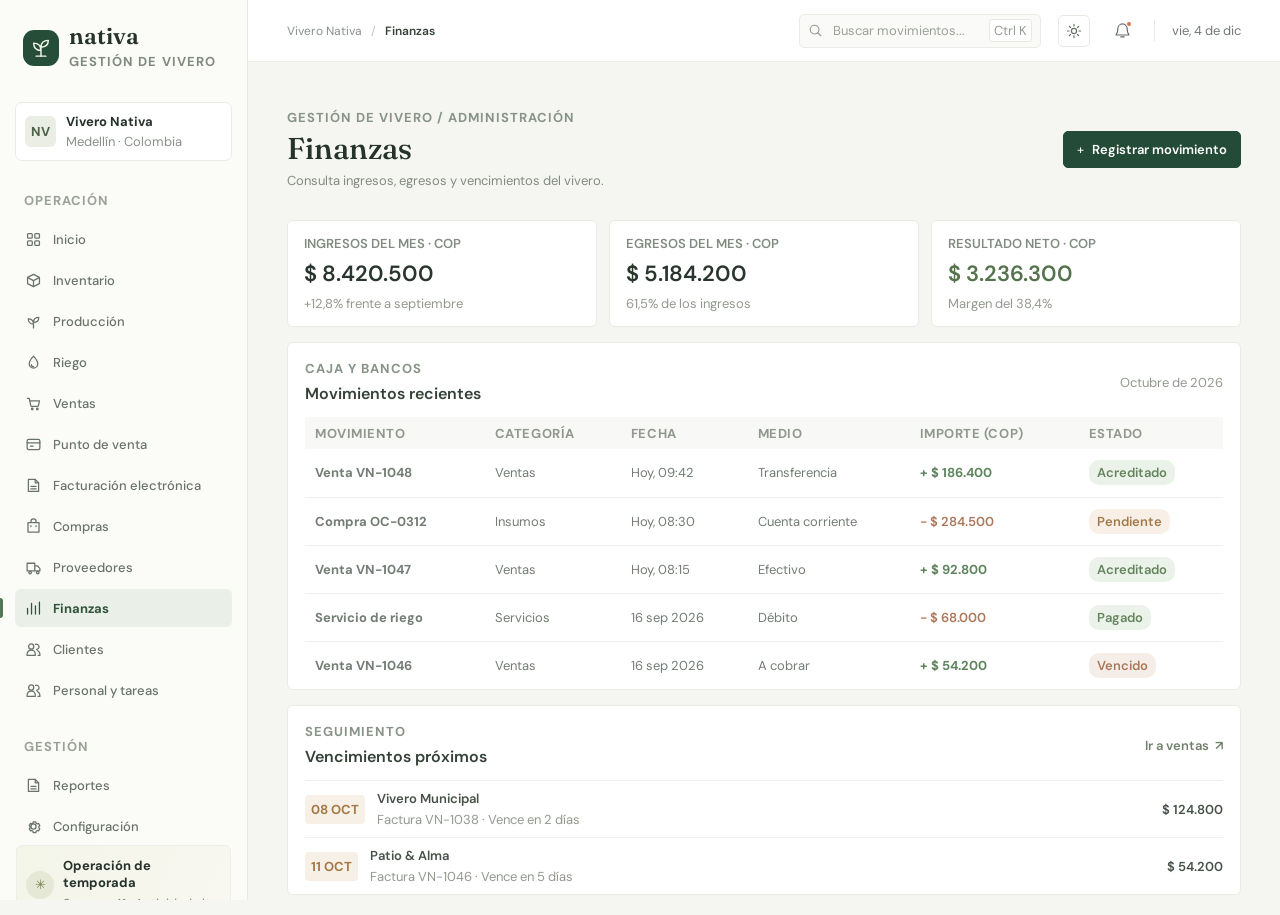
<file: finanzas.html>
<!doctype html>
<html lang="es">
<head>
  <meta charset="utf-8"><meta name="viewport" content="width=device-width, initial-scale=1"><meta name="theme-color" content="#f5f6f1">
  <title>Finanzas | Vivero Nativa</title>
  <script>try { const tema = new URLSearchParams(location.search).get('tema'); if (tema === 'oscuro' || (!tema && localStorage.getItem('tema-vivero') === 'oscuro')) document.documentElement.dataset.tema = 'oscuro'; } catch { }</script>
  <link rel="preconnect" href="https://fonts.googleapis.com"><link rel="preconnect" href="https://fonts.gstatic.com" crossorigin><link href="https://fonts.googleapis.com/css2?family=DM+Sans:wght@400;500;600;700&family=Fraunces:opsz,wght@9..144,500;9..144,600&display=swap" rel="stylesheet">
  <link rel="stylesheet" href="CSS/estilos-index.css"><link rel="stylesheet" href="CSS/finanzas.css"><link rel="stylesheet" href="CSS/tema.css"><link rel="stylesheet" href="CSS/lectura.css">
</head>
<body>
  <div class="app-shell">
    <!-- NAVEGACIÓN GENERAL DEL ERP -->
    <aside class="sidebar" id="sidebar"><a class="brand" href="index.html" aria-label="Vivero Nativa, inicio"><span class="brand-mark" aria-hidden="true">✳</span><span class="brand-copy"><strong>nativa</strong><small>GESTIÓN DE VIVERO</small></span></a><div class="workspace-switcher"><span class="workspace-avatar">NV</span><span class="workspace-copy"><strong>Vivero Nativa</strong><small>Medellín · Colombia</small></span></div><p class="nav-label">ESPACIO DE TRABAJO</p><nav class="primary-nav" aria-label="Navegación principal"><a class="nav-link" href="index.html"><span>▦</span>Inicio</a><a class="nav-link" href="inventario.html"><span>⬡</span>Inventario<span class="nav-count">8</span></a><a class="nav-link" href="produccion.html"><span>♧</span>Producción</a><a class="nav-link" href="ventas.html"><span>▱</span>Ventas</a><a class="nav-link" href="compras.html"><span>▣</span>Compras</a><a class="nav-link is-active" href="finanzas.html" aria-current="page"><span>▥</span>Finanzas</a><a class="nav-link" href="clientes.html"><span>♙</span>Clientes</a></nav><p class="nav-label nav-label-lower">GESTIÓN</p><nav class="primary-nav" aria-label="Herramientas de gestión"><a class="nav-link" href="reportes.html"><span>▤</span>Reportes</a><a class="nav-link" href="configuracion.html"><span>⚙</span>Configuración</a></nav><div class="sidebar-bottom"><div class="season-note"><span class="season-icon">✳</span><div><strong>Operación de temporada</strong><small>Semana 41 · Actividad alta</small></div></div><button class="profile-button" type="button"><span class="profile-avatar">AD</span><span class="profile-copy"><strong>Perfil Admin</strong><small>Administración</small></span></button></div></aside>
    <main class="main-content">
      <!-- BÚSQUEDA Y DATOS DE LA SESIÓN -->
      <header class="topbar"><button class="mobile-menu" id="mobile-menu" type="button" aria-label="Abrir menú" aria-expanded="false"><span></span><span></span></button><div class="breadcrumbs"><a href="index.html">Vivero Nativa</a><span class="breadcrumb-slash">/</span><strong>Finanzas</strong></div><div class="topbar-actions"><label class="search-box"><svg viewBox="0 0 20 20" aria-hidden="true"><circle cx="8.8" cy="8.8" r="5.8"/><path d="m13 13 4 4"/></svg><input id="global-search" type="search" placeholder="Buscar movimientos..." aria-label="Buscar movimientos"><kbd>Ctrl K</kbd></label><button class="icon-button notification-button" type="button" aria-label="Notificaciones, 3 sin leer">♧<span></span></button><span class="topbar-divider"></span><span class="today-label" id="today-label"></span></div></header>
      <div class="page-content vista-modulo modulo-finanzas">
        <!-- RESUMEN ECONÓMICO DEL PERÍODO -->
        <header class="encabezado-modulo"><div><p class="sobretitulo-modulo">GESTIÓN DE VIVERO / ADMINISTRACIÓN</p><h1>Finanzas</h1><p class="descripcion-modulo">Consulta ingresos, egresos y vencimientos del vivero.</p></div><button class="primary-button" type="button" data-accion="Registrar movimiento"><span>+</span> Registrar movimiento</button></header>
        <section class="indicadores-modulo" aria-label="Resumen financiero"><article class="indicador-modulo"><span>INGRESOS DEL MES · COP</span><strong>$ 8.420.500</strong><small>+12,8% frente a septiembre</small></article><article class="indicador-modulo"><span>EGRESOS DEL MES · COP</span><strong>$ 5.184.200</strong><small>61,5% de los ingresos</small></article><article class="indicador-modulo"><span>RESULTADO NETO · COP</span><strong>$ 3.236.300</strong><small>Margen del 38,4%</small></article></section>
        <!-- MOVIMIENTOS DE CAJA Y CUENTAS -->
        <section class="panel panel-modulo"><div class="encabezado-panel"><div><p class="sobretitulo-modulo">CAJA Y BANCOS</p><h2>Movimientos recientes</h2></div><span class="contador-registros">Octubre de 2026</span></div><div class="envoltura-tabla"><table class="tabla-modulo"><thead><tr><th>MOVIMIENTO</th><th>CATEGORÍA</th><th>FECHA</th><th>MEDIO</th><th>IMPORTE (COP)</th><th>ESTADO</th></tr></thead><tbody><tr><td><strong>Venta VN-1048</strong></td><td>Ventas</td><td>Hoy, 09:42</td><td>Transferencia</td><td class="importe-positivo">+ $ 186.400</td><td><span class="etiqueta-estado estado-correcto">Acreditado</span></td></tr><tr><td><strong>Compra OC-0312</strong></td><td>Insumos</td><td>Hoy, 08:30</td><td>Cuenta corriente</td><td class="importe-negativo">− $ 284.500</td><td><span class="etiqueta-estado estado-atencion">Pendiente</span></td></tr><tr><td><strong>Venta VN-1047</strong></td><td>Ventas</td><td>Hoy, 08:15</td><td>Efectivo</td><td class="importe-positivo">+ $ 92.800</td><td><span class="etiqueta-estado estado-correcto">Acreditado</span></td></tr><tr><td><strong>Servicio de riego</strong></td><td>Servicios</td><td>16 sep 2026</td><td>Débito</td><td class="importe-negativo">− $ 68.000</td><td><span class="etiqueta-estado estado-correcto">Pagado</span></td></tr><tr><td><strong>Venta VN-1046</strong></td><td>Ventas</td><td>16 sep 2026</td><td>A cobrar</td><td class="importe-positivo">+ $ 54.200</td><td><span class="etiqueta-estado estado-alerta">Vencido</span></td></tr></tbody></table></div><p class="sin-resultados" hidden>No hay movimientos que coincidan con la búsqueda.</p></section>
        <!-- CUENTAS PENDIENTES DE COBRO -->
        <section class="panel panel-modulo"><div class="encabezado-panel"><div><p class="sobretitulo-modulo">SEGUIMIENTO</p><h2>Vencimientos próximos</h2></div><a class="text-button" href="ventas.html">Ir a ventas <span>↗</span></a></div><div class="vencimiento-financiero"><span class="vencimiento-fecha">08 OCT</span><span><strong>Vivero Municipal</strong><small>Factura VN-1038 · Vence en 2 días</small></span><strong>$ 124.800</strong></div><div class="vencimiento-financiero"><span class="vencimiento-fecha">11 OCT</span><span><strong>Patio &amp; Alma</strong><small>Factura VN-1046 · Vence en 5 días</small></span><strong>$ 54.200</strong></div></section>
      </div>
    </main>
  </div>
  <div class="toast" id="toast" role="status" aria-live="polite"></div><script src="JS/app.js" defer></script>
</body>
</html>
</file>
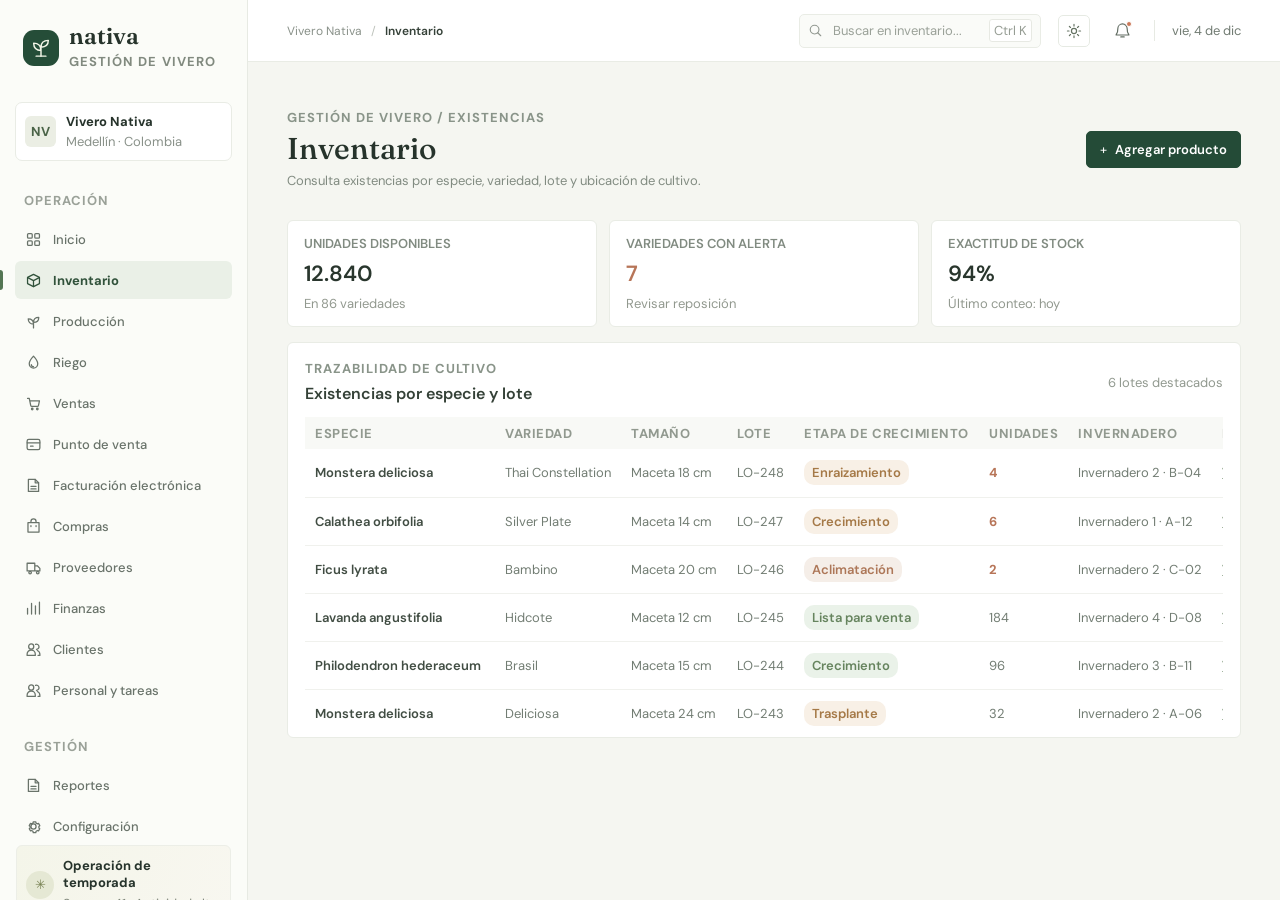
<file: inventario.html>
<!doctype html>
<html lang="es">
<head>
  <meta charset="utf-8">
  <meta name="viewport" content="width=device-width, initial-scale=1">
  <meta name="theme-color" content="#f5f6f1">
  <title>Inventario | Vivero Nativa</title>
  <script>try { const tema = new URLSearchParams(location.search).get('tema'); if (tema === 'oscuro' || (!tema && localStorage.getItem('tema-vivero') === 'oscuro')) document.documentElement.dataset.tema = 'oscuro'; } catch { }</script>
  <link rel="preconnect" href="https://fonts.googleapis.com">
  <link rel="preconnect" href="https://fonts.gstatic.com" crossorigin>
  <link href="https://fonts.googleapis.com/css2?family=DM+Sans:wght@400;500;600;700&family=Fraunces:opsz,wght@9..144,500;9..144,600&display=swap" rel="stylesheet">
  <link rel="stylesheet" href="CSS/estilos-index.css">
  <link rel="stylesheet" href="CSS/inventario.css">
  <link rel="stylesheet" href="CSS/tema.css">
  <link rel="stylesheet" href="CSS/lectura.css">
</head>
<body>
  <div class="app-shell">
    <!-- NAVEGACIÓN GENERAL DEL ERP -->
    <aside class="sidebar" id="sidebar">
      <a class="brand" href="index.html" aria-label="Vivero Nativa, inicio"><span class="brand-mark" aria-hidden="true">✳</span><span class="brand-copy"><strong>nativa</strong><small>GESTIÓN DE VIVERO</small></span></a>
      <div class="workspace-switcher"><span class="workspace-avatar">NV</span><span class="workspace-copy"><strong>Vivero Nativa</strong><small>Medellín · Colombia</small></span></div>
      <p class="nav-label">ESPACIO DE TRABAJO</p>
      <nav class="primary-nav" aria-label="Navegación principal">
        <a class="nav-link" href="index.html"><span>▦</span>Inicio</a>
        <a class="nav-link is-active" href="inventario.html" aria-current="page"><span>⬡</span>Inventario<span class="nav-count">8</span></a>
        <a class="nav-link" href="produccion.html"><span>♧</span>Producción</a>
        <a class="nav-link" href="ventas.html"><span>▱</span>Ventas</a>
        <a class="nav-link" href="compras.html"><span>▣</span>Compras</a>
        <a class="nav-link" href="finanzas.html"><span>▥</span>Finanzas</a>
        <a class="nav-link" href="clientes.html"><span>♙</span>Clientes</a>
      </nav>
      <p class="nav-label nav-label-lower">GESTIÓN</p>
      <nav class="primary-nav" aria-label="Herramientas de gestión"><a class="nav-link" href="reportes.html"><span>▤</span>Reportes</a><a class="nav-link" href="configuracion.html"><span>⚙</span>Configuración</a></nav>
      <div class="sidebar-bottom"><div class="season-note"><span class="season-icon">✳</span><div><strong>Operación de temporada</strong><small>Semana 41 · Actividad alta</small></div></div><button class="profile-button" type="button"><span class="profile-avatar">AD</span><span class="profile-copy"><strong>Perfil Admin</strong><small>Administración</small></span></button></div>
    </aside>

    <main class="main-content">
      <!-- BÚSQUEDA Y DATOS DE LA SESIÓN -->
      <header class="topbar"><button class="mobile-menu" id="mobile-menu" type="button" aria-label="Abrir menú" aria-expanded="false"><span></span><span></span></button><div class="breadcrumbs"><a href="index.html">Vivero Nativa</a><span class="breadcrumb-slash">/</span><strong>Inventario</strong></div><div class="topbar-actions"><label class="search-box"><svg viewBox="0 0 20 20" aria-hidden="true"><circle cx="8.8" cy="8.8" r="5.8"/><path d="m13 13 4 4"/></svg><input id="global-search" type="search" placeholder="Buscar en inventario..." aria-label="Buscar en inventario"><kbd>Ctrl K</kbd></label><button class="icon-button notification-button" type="button" aria-label="Notificaciones, 3 sin leer">♧<span></span></button><span class="topbar-divider"></span><span class="today-label" id="today-label"></span></div></header>

      <!-- INDICADORES DE EXISTENCIAS -->
      <div class="page-content vista-modulo modulo-inventario">
        <header class="encabezado-modulo"><div><p class="sobretitulo-modulo">GESTIÓN DE VIVERO / EXISTENCIAS</p><h1>Inventario</h1><p class="descripcion-modulo">Consulta existencias por especie, variedad, lote y ubicación de cultivo.</p></div><button class="primary-button" type="button" data-accion="Agregar producto"><span>+</span> Agregar producto</button></header>
        <section class="indicadores-modulo" aria-label="Resumen del inventario"><article class="indicador-modulo"><span>UNIDADES DISPONIBLES</span><strong>12.840</strong><small>En 86 variedades</small></article><article class="indicador-modulo"><span>VARIEDADES CON ALERTA</span><strong>7</strong><small>Revisar reposición</small></article><article class="indicador-modulo"><span>EXACTITUD DE STOCK</span><strong>94%</strong><small>Último conteo: hoy</small></article></section>

        <!-- TABLA DE PLANTAS E INSUMOS -->
        <section class="panel panel-modulo"><div class="encabezado-panel"><div><p class="sobretitulo-modulo">TRAZABILIDAD DE CULTIVO</p><h2>Existencias por especie y lote</h2></div><span class="contador-registros">6 lotes destacados</span></div><div class="envoltura-tabla"><table class="tabla-modulo"><thead><tr><th>ESPECIE</th><th>VARIEDAD</th><th>TAMAÑO</th><th>LOTE</th><th>ETAPA DE CRECIMIENTO</th><th>UNIDADES</th><th>INVERNADERO</th><th>FICHA</th></tr></thead><tbody>
          <tr><td><strong>Monstera deliciosa</strong></td><td>Thai Constellation</td><td>Maceta 18 cm</td><td>LO-248</td><td><span class="etiqueta-estado estado-atencion">Enraizamiento</span></td><td class="stock-critico">4</td><td>Invernadero 2 · B-04</td><td><a class="boton-tabla" href="ficha-lote.html?id=LO-248">Ver ficha</a></td></tr>
          <tr><td><strong>Calathea orbifolia</strong></td><td>Silver Plate</td><td>Maceta 14 cm</td><td>LO-247</td><td><span class="etiqueta-estado estado-atencion">Crecimiento</span></td><td class="stock-critico">6</td><td>Invernadero 1 · A-12</td><td><a class="boton-tabla" href="ficha-lote.html?id=LO-247">Ver ficha</a></td></tr>
          <tr><td><strong>Ficus lyrata</strong></td><td>Bambino</td><td>Maceta 20 cm</td><td>LO-246</td><td><span class="etiqueta-estado estado-alerta">Aclimatación</span></td><td class="stock-critico">2</td><td>Invernadero 2 · C-02</td><td><a class="boton-tabla" href="ficha-lote.html?id=LO-246">Ver ficha</a></td></tr>
          <tr><td><strong>Lavanda angustifolia</strong></td><td>Hidcote</td><td>Maceta 12 cm</td><td>LO-245</td><td><span class="etiqueta-estado estado-correcto">Lista para venta</span></td><td>184</td><td>Invernadero 4 · D-08</td><td><a class="boton-tabla" href="ficha-lote.html?id=LO-245">Ver ficha</a></td></tr>
          <tr><td><strong>Philodendron hederaceum</strong></td><td>Brasil</td><td>Maceta 15 cm</td><td>LO-244</td><td><span class="etiqueta-estado estado-correcto">Crecimiento</span></td><td>96</td><td>Invernadero 3 · B-11</td><td><a class="boton-tabla" href="ficha-lote.html?id=LO-244">Ver ficha</a></td></tr>
          <tr><td><strong>Monstera deliciosa</strong></td><td>Deliciosa</td><td>Maceta 24 cm</td><td>LO-243</td><td><span class="etiqueta-estado estado-atencion">Trasplante</span></td><td>32</td><td>Invernadero 2 · A-06</td><td><a class="boton-tabla" href="ficha-lote.html?id=LO-243">Ver ficha</a></td></tr>
        </tbody></table></div><p class="sin-resultados" hidden>No hay productos que coincidan con la búsqueda.</p></section>
      </div>
    </main>
  </div>
  <div class="toast" id="toast" role="status" aria-live="polite"></div>
  <script src="JS/app.js" defer></script>
</body>
</html>
</file>
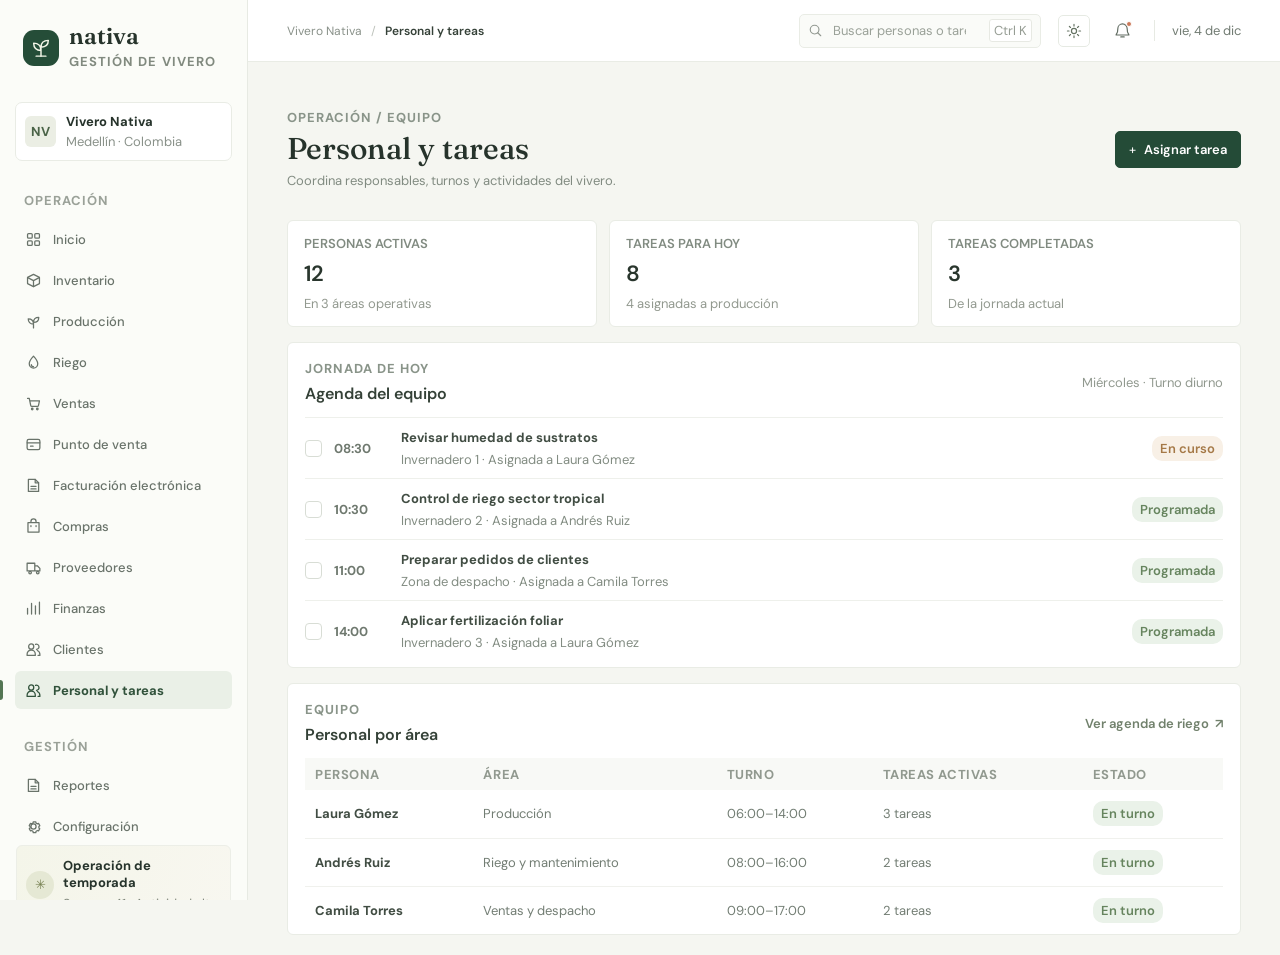
<file: personal.html>
<!doctype html>
<html lang="es">
<head>
  <meta charset="utf-8"><meta name="viewport" content="width=device-width, initial-scale=1"><meta name="theme-color" content="#f5f6f1">
  <title>Personal y tareas | Vivero Nativa</title>
  <script>try { const tema = new URLSearchParams(location.search).get('tema'); if (tema === 'oscuro' || (!tema && localStorage.getItem('tema-vivero') === 'oscuro')) document.documentElement.dataset.tema = 'oscuro'; } catch { }</script>
  <link rel="preconnect" href="https://fonts.googleapis.com"><link rel="preconnect" href="https://fonts.gstatic.com" crossorigin><link href="https://fonts.googleapis.com/css2?family=DM+Sans:wght@400;500;600;700&family=Fraunces:opsz,wght@9..144,500;9..144,600&display=swap" rel="stylesheet">
  <link rel="stylesheet" href="CSS/estilos-index.css"><link rel="stylesheet" href="CSS/personal.css"><link rel="stylesheet" href="CSS/tema.css"><link rel="stylesheet" href="CSS/lectura.css">
</head>
<body>
  <div class="app-shell">
    <!-- NAVEGACIÓN GENERAL, GENERADA POR EL SCRIPT COMPARTIDO -->
    <aside class="sidebar" id="sidebar"><a class="brand" href="index.html" aria-label="Vivero Nativa, inicio"><span class="brand-mark" aria-hidden="true">✳</span><span class="brand-copy"><strong>nativa</strong><small>GESTIÓN DE VIVERO</small></span></a><div class="workspace-switcher"><span class="workspace-avatar">NV</span><span class="workspace-copy"><strong>Vivero Nativa</strong><small>Medellín · Colombia</small></span></div><p class="nav-label">OPERACIÓN</p><nav class="primary-nav" aria-label="Navegación principal"></nav><p class="nav-label nav-label-lower">GESTIÓN</p><nav class="primary-nav" aria-label="Herramientas de gestión"></nav><div class="sidebar-bottom"><div class="season-note"><span class="season-icon">✳</span><div><strong>Operación de temporada</strong><small>Semana 41 · Actividad alta</small></div></div><button class="profile-button" type="button"><span class="profile-avatar">AD</span><span class="profile-copy"><strong>Perfil Admin</strong><small>Administración</small></span></button></div></aside>
    <main class="main-content">
      <!-- BÚSQUEDA, TEMA Y FECHA -->
      <header class="topbar"><button class="mobile-menu" id="mobile-menu" type="button" aria-label="Abrir menú" aria-expanded="false"><span></span><span></span></button><div class="breadcrumbs"><a href="index.html">Vivero Nativa</a><span class="breadcrumb-slash">/</span><strong>Personal y tareas</strong></div><div class="topbar-actions"><label class="search-box"><svg viewBox="0 0 20 20" aria-hidden="true"><circle cx="8.8" cy="8.8" r="5.8"/><path d="m13 13 4 4"/></svg><input id="global-search" type="search" placeholder="Buscar personas o tareas..." aria-label="Buscar personas o tareas"><kbd>Ctrl K</kbd></label><button class="icon-button notification-button" type="button" aria-label="Notificaciones, 3 sin leer">♧<span></span></button><span class="topbar-divider"></span><span class="today-label" id="today-label"></span></div></header>
      <div class="page-content vista-modulo modulo-personal">
        <!-- RESUMEN DEL EQUIPO -->
        <header class="encabezado-modulo"><div><p class="sobretitulo-modulo">OPERACIÓN / EQUIPO</p><h1>Personal y tareas</h1><p class="descripcion-modulo">Coordina responsables, turnos y actividades del vivero.</p></div><button class="primary-button" type="button" data-accion="Asignar tarea"><span>+</span> Asignar tarea</button></header>
        <section class="indicadores-modulo" aria-label="Resumen del equipo"><article class="indicador-modulo"><span>PERSONAS ACTIVAS</span><strong>12</strong><small>En 3 áreas operativas</small></article><article class="indicador-modulo"><span>TAREAS PARA HOY</span><strong id="total-tareas">8</strong><small>4 asignadas a producción</small></article><article class="indicador-modulo"><span>TAREAS COMPLETADAS</span><strong id="tareas-completadas">3</strong><small>De la jornada actual</small></article></section>
        <!-- ACTIVIDADES Y RESPONSABLES -->
        <section class="panel panel-modulo panel-tareas"><div class="encabezado-panel"><div><p class="sobretitulo-modulo">JORNADA DE HOY</p><h2>Agenda del equipo</h2></div><span class="contador-registros">Miércoles · Turno diurno</span></div><div class="lista-tareas"><label class="fila-tarea"><input type="checkbox"><span class="casilla-tarea"></span><span class="hora-tarea">08:30</span><span class="detalle-tarea"><strong>Revisar humedad de sustratos</strong><small>Invernadero 1 · Asignada a Laura Gómez</small></span><span class="etiqueta-estado estado-atencion">En curso</span></label><label class="fila-tarea"><input type="checkbox"><span class="casilla-tarea"></span><span class="hora-tarea">10:30</span><span class="detalle-tarea"><strong>Control de riego sector tropical</strong><small>Invernadero 2 · Asignada a Andrés Ruiz</small></span><span class="etiqueta-estado estado-correcto">Programada</span></label><label class="fila-tarea"><input type="checkbox"><span class="casilla-tarea"></span><span class="hora-tarea">11:00</span><span class="detalle-tarea"><strong>Preparar pedidos de clientes</strong><small>Zona de despacho · Asignada a Camila Torres</small></span><span class="etiqueta-estado estado-correcto">Programada</span></label><label class="fila-tarea"><input type="checkbox"><span class="casilla-tarea"></span><span class="hora-tarea">14:00</span><span class="detalle-tarea"><strong>Aplicar fertilización foliar</strong><small>Invernadero 3 · Asignada a Laura Gómez</small></span><span class="etiqueta-estado estado-correcto">Programada</span></label></div></section>
        <!-- DIRECTORIO DEL PERSONAL -->
        <section class="panel panel-modulo"><div class="encabezado-panel"><div><p class="sobretitulo-modulo">EQUIPO</p><h2>Personal por área</h2></div><a class="text-button" href="riego.html">Ver agenda de riego <span>↗</span></a></div><div class="envoltura-tabla"><table class="tabla-modulo"><thead><tr><th>PERSONA</th><th>ÁREA</th><th>TURNO</th><th>TAREAS ACTIVAS</th><th>ESTADO</th></tr></thead><tbody><tr><td><strong>Laura Gómez</strong></td><td>Producción</td><td>06:00–14:00</td><td>3 tareas</td><td><span class="etiqueta-estado estado-correcto">En turno</span></td></tr><tr><td><strong>Andrés Ruiz</strong></td><td>Riego y mantenimiento</td><td>08:00–16:00</td><td>2 tareas</td><td><span class="etiqueta-estado estado-correcto">En turno</span></td></tr><tr><td><strong>Camila Torres</strong></td><td>Ventas y despacho</td><td>09:00–17:00</td><td>2 tareas</td><td><span class="etiqueta-estado estado-correcto">En turno</span></td></tr></tbody></table></div></section>
      </div>
    </main>
  </div>
  <div class="toast" id="toast" role="status" aria-live="polite"></div><script src="JS/app.js" defer></script>
</body>
</html>
</file>
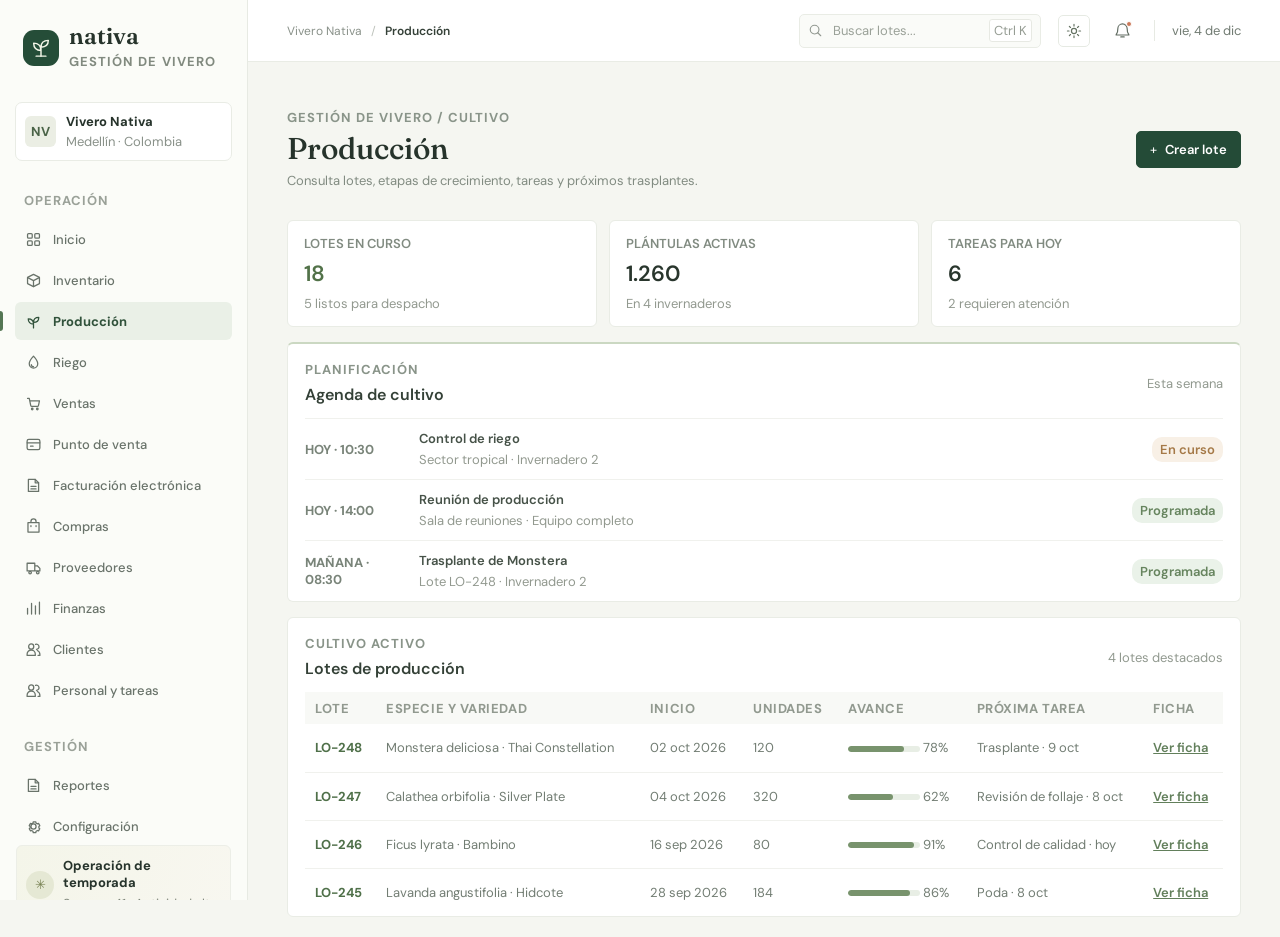
<file: produccion.html>
<!doctype html>
<html lang="es">
<head>
  <meta charset="utf-8">
  <meta name="viewport" content="width=device-width, initial-scale=1">
  <meta name="theme-color" content="#f5f6f1">
  <title>Producción | Vivero Nativa</title>
  <script>try { const tema = new URLSearchParams(location.search).get('tema'); if (tema === 'oscuro' || (!tema && localStorage.getItem('tema-vivero') === 'oscuro')) document.documentElement.dataset.tema = 'oscuro'; } catch { }</script>
  <link rel="preconnect" href="https://fonts.googleapis.com"><link rel="preconnect" href="https://fonts.gstatic.com" crossorigin>
  <link href="https://fonts.googleapis.com/css2?family=DM+Sans:wght@400;500;600;700&family=Fraunces:opsz,wght@9..144,500;9..144,600&display=swap" rel="stylesheet">
  <link rel="stylesheet" href="CSS/estilos-index.css"><link rel="stylesheet" href="CSS/produccion.css"><link rel="stylesheet" href="CSS/tema.css"><link rel="stylesheet" href="CSS/lectura.css">
</head>
<body>
  <div class="app-shell">
    <!-- NAVEGACIÓN GENERAL DEL ERP -->
    <aside class="sidebar" id="sidebar">
      <a class="brand" href="index.html" aria-label="Vivero Nativa, inicio"><span class="brand-mark" aria-hidden="true">✳</span><span class="brand-copy"><strong>nativa</strong><small>GESTIÓN DE VIVERO</small></span></a>
      <div class="workspace-switcher"><span class="workspace-avatar">NV</span><span class="workspace-copy"><strong>Vivero Nativa</strong><small>Medellín · Colombia</small></span></div>
      <p class="nav-label">ESPACIO DE TRABAJO</p>
      <nav class="primary-nav" aria-label="Navegación principal"><a class="nav-link" href="index.html"><span>▦</span>Inicio</a><a class="nav-link" href="inventario.html"><span>⬡</span>Inventario<span class="nav-count">8</span></a><a class="nav-link is-active" href="produccion.html" aria-current="page"><span>♧</span>Producción</a><a class="nav-link" href="ventas.html"><span>▱</span>Ventas</a><a class="nav-link" href="compras.html"><span>▣</span>Compras</a><a class="nav-link" href="finanzas.html"><span>▥</span>Finanzas</a><a class="nav-link" href="clientes.html"><span>♙</span>Clientes</a></nav>
      <p class="nav-label nav-label-lower">GESTIÓN</p><nav class="primary-nav" aria-label="Herramientas de gestión"><a class="nav-link" href="reportes.html"><span>▤</span>Reportes</a><a class="nav-link" href="configuracion.html"><span>⚙</span>Configuración</a></nav>
      <div class="sidebar-bottom"><div class="season-note"><span class="season-icon">✳</span><div><strong>Operación de temporada</strong><small>Semana 41 · Actividad alta</small></div></div><button class="profile-button" type="button"><span class="profile-avatar">AD</span><span class="profile-copy"><strong>Perfil Admin</strong><small>Administración</small></span></button></div>
    </aside>
    <main class="main-content">
      <!-- BÚSQUEDA Y DATOS DE LA SESIÓN -->
      <header class="topbar"><button class="mobile-menu" id="mobile-menu" type="button" aria-label="Abrir menú" aria-expanded="false"><span></span><span></span></button><div class="breadcrumbs"><a href="index.html">Vivero Nativa</a><span class="breadcrumb-slash">/</span><strong>Producción</strong></div><div class="topbar-actions"><label class="search-box"><svg viewBox="0 0 20 20" aria-hidden="true"><circle cx="8.8" cy="8.8" r="5.8"/><path d="m13 13 4 4"/></svg><input id="global-search" type="search" placeholder="Buscar lotes..." aria-label="Buscar lotes"><kbd>Ctrl K</kbd></label><button class="icon-button notification-button" type="button" aria-label="Notificaciones, 3 sin leer">♧<span></span></button><span class="topbar-divider"></span><span class="today-label" id="today-label"></span></div></header>
      <div class="page-content vista-modulo modulo-produccion">
        <!-- RESUMEN DE CULTIVOS EN CURSO -->
        <header class="encabezado-modulo"><div><p class="sobretitulo-modulo">GESTIÓN DE VIVERO / CULTIVO</p><h1>Producción</h1><p class="descripcion-modulo">Consulta lotes, etapas de crecimiento, tareas y próximos trasplantes.</p></div><button class="primary-button" type="button" data-accion="Crear lote"><span>+</span> Crear lote</button></header>
        <section class="indicadores-modulo" aria-label="Resumen de producción"><article class="indicador-modulo"><span>LOTES EN CURSO</span><strong>18</strong><small>5 listos para despacho</small></article><article class="indicador-modulo"><span>PLÁNTULAS ACTIVAS</span><strong>1.260</strong><small>En 4 invernaderos</small></article><article class="indicador-modulo"><span>TAREAS PARA HOY</span><strong>6</strong><small>2 requieren atención</small></article></section>
        <!-- PLANIFICACIÓN DE LA SEMANA -->
        <section class="panel panel-modulo agenda-semanal"><div class="encabezado-panel"><div><p class="sobretitulo-modulo">PLANIFICACIÓN</p><h2>Agenda de cultivo</h2></div><span class="contador-registros">Esta semana</span></div><div class="agenda-produccion"><article><time>HOY · 10:30</time><div><strong>Control de riego</strong><small>Sector tropical · Invernadero 2</small></div><span class="etiqueta-estado estado-atencion">En curso</span></article><article><time>HOY · 14:00</time><div><strong>Reunión de producción</strong><small>Sala de reuniones · Equipo completo</small></div><span class="etiqueta-estado estado-correcto">Programada</span></article><article><time>MAÑANA · 08:30</time><div><strong>Trasplante de Monstera</strong><small>Lote LO-248 · Invernadero 2</small></div><span class="etiqueta-estado estado-correcto">Programada</span></article></div></section>
        <!-- SEGUIMIENTO DE LOTES -->
        <section class="panel panel-modulo"><div class="encabezado-panel"><div><p class="sobretitulo-modulo">CULTIVO ACTIVO</p><h2>Lotes de producción</h2></div><span class="contador-registros">4 lotes destacados</span></div><div class="envoltura-tabla"><table class="tabla-modulo"><thead><tr><th>LOTE</th><th>ESPECIE Y VARIEDAD</th><th>INICIO</th><th>UNIDADES</th><th>AVANCE</th><th>PRÓXIMA TAREA</th><th>FICHA</th></tr></thead><tbody><tr><td><strong>LO-248</strong></td><td>Monstera deliciosa · Thai Constellation</td><td>02 oct 2026</td><td>120</td><td><span class="barra-progreso"><i style="--avance:78%"></i></span> 78%</td><td>Trasplante · 9 oct</td><td><a class="boton-tabla" href="ficha-lote.html?id=LO-248">Ver ficha</a></td></tr><tr><td><strong>LO-247</strong></td><td>Calathea orbifolia · Silver Plate</td><td>04 oct 2026</td><td>320</td><td><span class="barra-progreso"><i style="--avance:62%"></i></span> 62%</td><td>Revisión de follaje · 8 oct</td><td><a class="boton-tabla" href="ficha-lote.html?id=LO-247">Ver ficha</a></td></tr><tr><td><strong>LO-246</strong></td><td>Ficus lyrata · Bambino</td><td>16 sep 2026</td><td>80</td><td><span class="barra-progreso"><i style="--avance:91%"></i></span> 91%</td><td>Control de calidad · hoy</td><td><a class="boton-tabla" href="ficha-lote.html?id=LO-246">Ver ficha</a></td></tr><tr><td><strong>LO-245</strong></td><td>Lavanda angustifolia · Hidcote</td><td>28 sep 2026</td><td>184</td><td><span class="barra-progreso"><i style="--avance:86%"></i></span> 86%</td><td>Poda · 8 oct</td><td><a class="boton-tabla" href="ficha-lote.html?id=LO-245">Ver ficha</a></td></tr></tbody></table></div><p class="sin-resultados" hidden>No hay lotes que coincidan con la búsqueda.</p></section>
      </div>
    </main>
  </div>
  <div class="toast" id="toast" role="status" aria-live="polite"></div><script src="JS/app.js" defer></script>
</body>
</html>
</file>
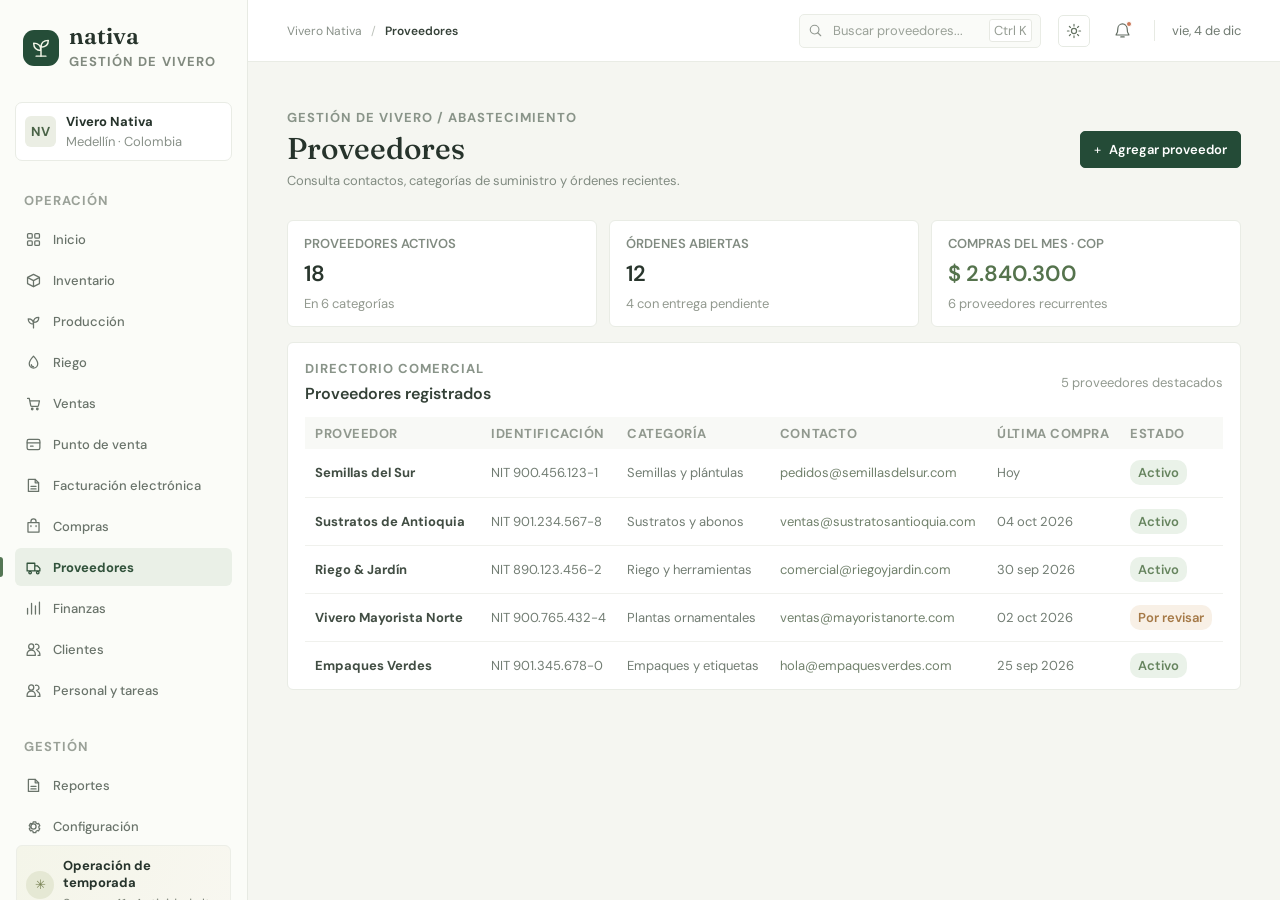
<file: proveedores.html>
<!doctype html>
<html lang="es">
<head>
  <meta charset="utf-8"><meta name="viewport" content="width=device-width, initial-scale=1"><meta name="theme-color" content="#f5f6f1">
  <title>Proveedores | Vivero Nativa</title>
  <script>try { const tema = new URLSearchParams(location.search).get('tema'); if (tema === 'oscuro' || (!tema && localStorage.getItem('tema-vivero') === 'oscuro')) document.documentElement.dataset.tema = 'oscuro'; } catch { }</script>
  <link rel="preconnect" href="https://fonts.googleapis.com"><link rel="preconnect" href="https://fonts.gstatic.com" crossorigin><link href="https://fonts.googleapis.com/css2?family=DM+Sans:wght@400;500;600;700&family=Fraunces:opsz,wght@9..144,500;9..144,600&display=swap" rel="stylesheet">
  <link rel="stylesheet" href="CSS/estilos-index.css"><link rel="stylesheet" href="CSS/proveedores.css"><link rel="stylesheet" href="CSS/tema.css"><link rel="stylesheet" href="CSS/lectura.css">
</head>
<body>
  <div class="app-shell">
    <!-- NAVEGACIÓN GENERAL, GENERADA POR EL SCRIPT COMPARTIDO -->
    <aside class="sidebar" id="sidebar"><a class="brand" href="index.html" aria-label="Vivero Nativa, inicio"><span class="brand-mark" aria-hidden="true">✳</span><span class="brand-copy"><strong>nativa</strong><small>GESTIÓN DE VIVERO</small></span></a><div class="workspace-switcher"><span class="workspace-avatar">NV</span><span class="workspace-copy"><strong>Vivero Nativa</strong><small>Medellín · Colombia</small></span></div><p class="nav-label">OPERACIÓN</p><nav class="primary-nav" aria-label="Navegación principal"></nav><p class="nav-label nav-label-lower">GESTIÓN</p><nav class="primary-nav" aria-label="Herramientas de gestión"></nav><div class="sidebar-bottom"><div class="season-note"><span class="season-icon">✳</span><div><strong>Operación de temporada</strong><small>Semana 41 · Actividad alta</small></div></div><button class="profile-button" type="button"><span class="profile-avatar">AD</span><span class="profile-copy"><strong>Perfil Admin</strong><small>Administración</small></span></button></div></aside>
    <main class="main-content">
      <!-- BÚSQUEDA, TEMA Y FECHA -->
      <header class="topbar"><button class="mobile-menu" id="mobile-menu" type="button" aria-label="Abrir menú" aria-expanded="false"><span></span><span></span></button><div class="breadcrumbs"><a href="index.html">Vivero Nativa</a><span class="breadcrumb-slash">/</span><strong>Proveedores</strong></div><div class="topbar-actions"><label class="search-box"><svg viewBox="0 0 20 20" aria-hidden="true"><circle cx="8.8" cy="8.8" r="5.8"/><path d="m13 13 4 4"/></svg><input id="global-search" type="search" placeholder="Buscar proveedores..." aria-label="Buscar proveedores"><kbd>Ctrl K</kbd></label><button class="icon-button notification-button" type="button" aria-label="Notificaciones, 3 sin leer">♧<span></span></button><span class="topbar-divider"></span><span class="today-label" id="today-label"></span></div></header>
      <div class="page-content vista-modulo modulo-proveedores">
        <!-- RESUMEN DE ABASTECIMIENTO -->
        <header class="encabezado-modulo"><div><p class="sobretitulo-modulo">GESTIÓN DE VIVERO / ABASTECIMIENTO</p><h1>Proveedores</h1><p class="descripcion-modulo">Consulta contactos, categorías de suministro y órdenes recientes.</p></div><button class="primary-button" type="button" data-accion="Agregar proveedor"><span>+</span> Agregar proveedor</button></header>
        <section class="indicadores-modulo" aria-label="Resumen de proveedores"><article class="indicador-modulo"><span>PROVEEDORES ACTIVOS</span><strong>18</strong><small>En 6 categorías</small></article><article class="indicador-modulo"><span>ÓRDENES ABIERTAS</span><strong>12</strong><small>4 con entrega pendiente</small></article><article class="indicador-modulo"><span>COMPRAS DEL MES · COP</span><strong>$ 2.840.300</strong><small>6 proveedores recurrentes</small></article></section>
        <!-- DIRECTORIO DE PROVEEDORES -->
        <section class="panel panel-modulo"><div class="encabezado-panel"><div><p class="sobretitulo-modulo">DIRECTORIO COMERCIAL</p><h2>Proveedores registrados</h2></div><span class="contador-registros">5 proveedores destacados</span></div><div class="envoltura-tabla"><table class="tabla-modulo"><thead><tr><th>PROVEEDOR</th><th>IDENTIFICACIÓN</th><th>CATEGORÍA</th><th>CONTACTO</th><th>ÚLTIMA COMPRA</th><th>ESTADO</th></tr></thead><tbody><tr><td><strong>Semillas del Sur</strong></td><td>NIT 900.456.123-1</td><td>Semillas y plántulas</td><td>pedidos@semillasdelsur.com</td><td>Hoy</td><td><span class="etiqueta-estado estado-correcto">Activo</span></td></tr><tr><td><strong>Sustratos de Antioquia</strong></td><td>NIT 901.234.567-8</td><td>Sustratos y abonos</td><td>ventas@sustratosantioquia.com</td><td>04 oct 2026</td><td><span class="etiqueta-estado estado-correcto">Activo</span></td></tr><tr><td><strong>Riego &amp; Jardín</strong></td><td>NIT 890.123.456-2</td><td>Riego y herramientas</td><td>comercial@riegoyjardin.com</td><td>30 sep 2026</td><td><span class="etiqueta-estado estado-correcto">Activo</span></td></tr><tr><td><strong>Vivero Mayorista Norte</strong></td><td>NIT 900.765.432-4</td><td>Plantas ornamentales</td><td>ventas@mayoristanorte.com</td><td>02 oct 2026</td><td><span class="etiqueta-estado estado-atencion">Por revisar</span></td></tr><tr><td><strong>Empaques Verdes</strong></td><td>NIT 901.345.678-0</td><td>Empaques y etiquetas</td><td>hola@empaquesverdes.com</td><td>25 sep 2026</td><td><span class="etiqueta-estado estado-correcto">Activo</span></td></tr></tbody></table></div><p class="sin-resultados" hidden>No hay proveedores que coincidan con la búsqueda.</p></section>
      </div>
    </main>
  </div>
  <div class="toast" id="toast" role="status" aria-live="polite"></div><script src="JS/app.js" defer></script>
</body>
</html>
</file>
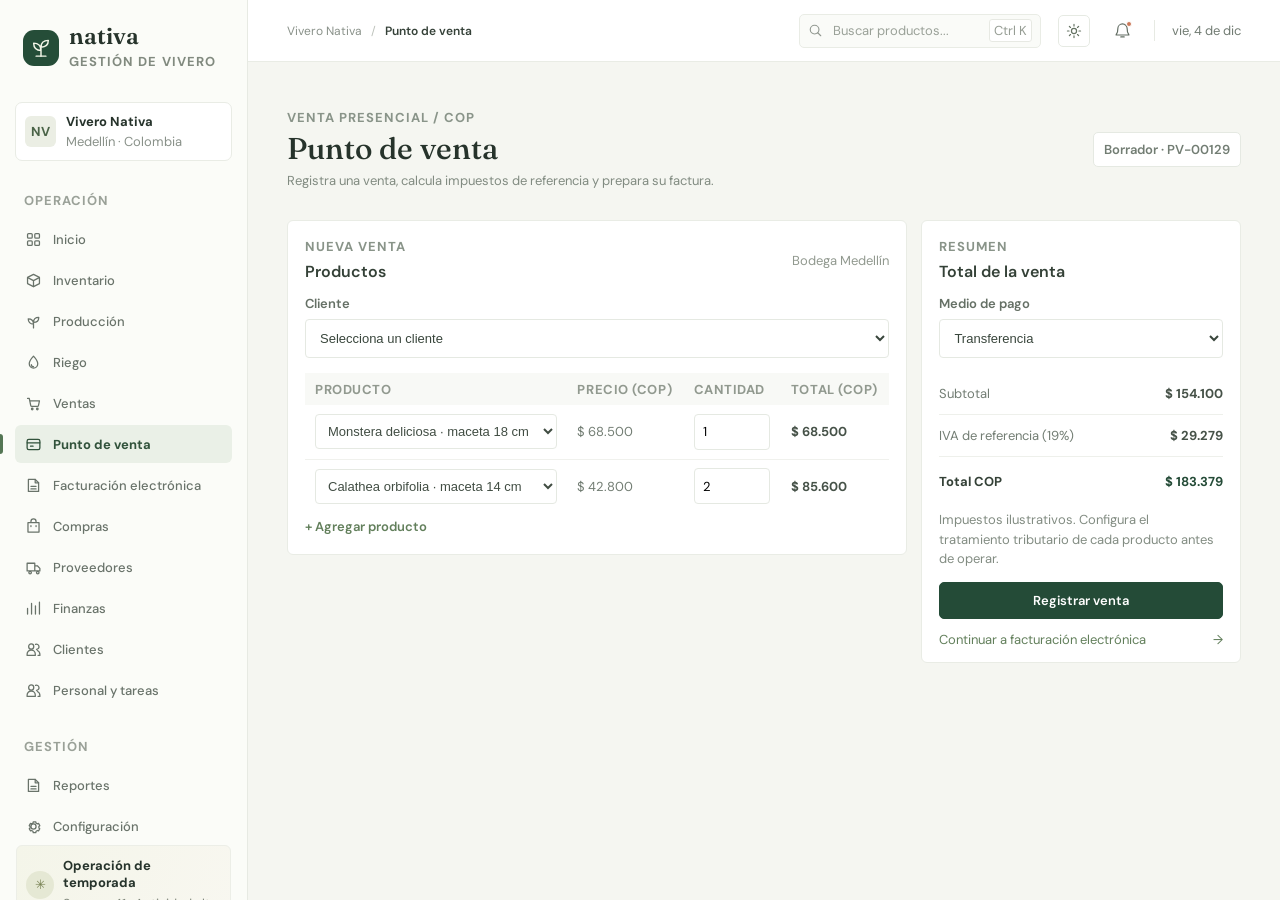
<file: punto-venta.html>
<!doctype html>
<html lang="es">
<head>
  <meta charset="utf-8"><meta name="viewport" content="width=device-width, initial-scale=1"><meta name="theme-color" content="#f5f6f1">
  <title>Punto de venta | Vivero Nativa</title>
  <script>try { const tema = new URLSearchParams(location.search).get('tema'); if (tema === 'oscuro' || (!tema && localStorage.getItem('tema-vivero') === 'oscuro')) document.documentElement.dataset.tema = 'oscuro'; } catch { }</script>
  <link rel="preconnect" href="https://fonts.googleapis.com"><link rel="preconnect" href="https://fonts.gstatic.com" crossorigin><link href="https://fonts.googleapis.com/css2?family=DM+Sans:wght@400;500;600;700&family=Fraunces:opsz,wght@9..144,500;9..144,600&display=swap" rel="stylesheet">
  <link rel="stylesheet" href="CSS/estilos-index.css"><link rel="stylesheet" href="CSS/punto-venta.css"><link rel="stylesheet" href="CSS/tema.css"><link rel="stylesheet" href="CSS/lectura.css">
</head>
<body>
  <div class="app-shell">
    <!-- NAVEGACIÓN GENERAL, GENERADA POR EL SCRIPT COMPARTIDO -->
    <aside class="sidebar" id="sidebar"><a class="brand" href="index.html" aria-label="Vivero Nativa, inicio"><span class="brand-mark" aria-hidden="true">✳</span><span class="brand-copy"><strong>nativa</strong><small>GESTIÓN DE VIVERO</small></span></a><div class="workspace-switcher"><span class="workspace-avatar">NV</span><span class="workspace-copy"><strong>Vivero Nativa</strong><small>Medellín · Colombia</small></span></div><p class="nav-label">OPERACIÓN</p><nav class="primary-nav" aria-label="Navegación principal"></nav><p class="nav-label nav-label-lower">GESTIÓN</p><nav class="primary-nav" aria-label="Herramientas de gestión"></nav><div class="sidebar-bottom"><div class="season-note"><span class="season-icon">✳</span><div><strong>Operación de temporada</strong><small>Semana 41 · Actividad alta</small></div></div><button class="profile-button" type="button"><span class="profile-avatar">AD</span><span class="profile-copy"><strong>Perfil Admin</strong><small>Administración</small></span></button></div></aside>
    <main class="main-content">
      <!-- BÚSQUEDA, TEMA Y FECHA -->
      <header class="topbar"><button class="mobile-menu" id="mobile-menu" type="button" aria-label="Abrir menú" aria-expanded="false"><span></span><span></span></button><div class="breadcrumbs"><a href="index.html">Vivero Nativa</a><span class="breadcrumb-slash">/</span><strong>Punto de venta</strong></div><div class="topbar-actions"><label class="search-box"><svg viewBox="0 0 20 20" aria-hidden="true"><circle cx="8.8" cy="8.8" r="5.8"/><path d="m13 13 4 4"/></svg><input id="global-search" type="search" placeholder="Buscar productos..." aria-label="Buscar productos"><kbd>Ctrl K</kbd></label><button class="icon-button notification-button" type="button" aria-label="Notificaciones, 3 sin leer">♧<span></span></button><span class="topbar-divider"></span><span class="today-label" id="today-label"></span></div></header>
      <div class="page-content vista-modulo modulo-punto-venta">
        <!-- ENCABEZADO DE LA VENTA ACTUAL -->
        <header class="encabezado-modulo"><div><p class="sobretitulo-modulo">VENTA PRESENCIAL / COP</p><h1>Punto de venta</h1><p class="descripcion-modulo">Registra una venta, calcula impuestos de referencia y prepara su factura.</p></div><span class="folio-venta">Borrador · PV-00129</span></header>
        <form id="formulario-venta" class="zona-venta">
          <!-- DATOS DEL CLIENTE Y PRODUCTOS -->
          <section class="panel panel-modulo panel-carrito"><div class="encabezado-panel"><div><p class="sobretitulo-modulo">NUEVA VENTA</p><h2>Productos</h2></div><span class="contador-registros">Bodega Medellín</span></div><label class="campo-cliente">Cliente<select name="cliente" required><option value="">Selecciona un cliente</option><option>Jardines del Centro</option><option>Vivero Municipal</option><option>Patio &amp; Alma</option><option>Venta de mostrador</option></select></label><div class="envoltura-tabla"><table class="tabla-modulo tabla-carrito"><thead><tr><th>PRODUCTO</th><th>PRECIO (COP)</th><th>CANTIDAD</th><th>TOTAL (COP)</th></tr></thead><tbody><tr class="linea-venta"><td><select aria-label="Primer producto"><option data-precio="68500">Monstera deliciosa · maceta 18 cm</option><option data-precio="42800">Calathea orbifolia · maceta 14 cm</option><option data-precio="53200">Ficus lyrata · maceta 20 cm</option></select></td><td class="precio-unitario">$ 68.500</td><td><input type="number" min="0" max="4" value="1" aria-label="Cantidad de Monstera" required></td><td class="total-linea">$ 68.500</td></tr><tr class="linea-venta"><td><select aria-label="Segundo producto"><option data-precio="42800">Calathea orbifolia · maceta 14 cm</option><option data-precio="68500">Monstera deliciosa · maceta 18 cm</option><option data-precio="53200">Ficus lyrata · maceta 20 cm</option></select></td><td class="precio-unitario">$ 42.800</td><td><input type="number" min="0" max="6" value="2" aria-label="Cantidad de Calathea" required></td><td class="total-linea">$ 85.600</td></tr></tbody></table></div><button class="boton-tabla" type="button" data-accion="Agregar producto">+ Agregar producto</button></section>

          <!-- MEDIO DE PAGO Y RESUMEN -->
          <aside class="panel panel-modulo resumen-venta"><div class="encabezado-panel"><div><p class="sobretitulo-modulo">RESUMEN</p><h2>Total de la venta</h2></div></div><label class="campo-cliente">Medio de pago<select name="medio-pago"><option>Transferencia</option><option>Tarjeta débito</option><option>Tarjeta crédito</option><option>Efectivo</option></select></label><div class="fila-total"><span>Subtotal</span><strong id="subtotal-venta">$ 154.100</strong></div><div class="fila-total"><span>IVA de referencia (19%)</span><strong id="iva-venta">$ 29.279</strong></div><div class="fila-total total-destacado"><span>Total COP</span><strong id="total-venta">$ 183.379</strong></div><p class="nota-impuestos">Impuestos ilustrativos. Configura el tratamiento tributario de cada producto antes de operar.</p><button class="primary-button boton-confirmar" type="submit">Registrar venta</button><a class="enlace-factura" href="facturacion.html">Continuar a facturación electrónica <span>→</span></a></aside>
        </form>
      </div>
    </main>
  </div>
  <div class="toast" id="toast" role="status" aria-live="polite"></div><script src="JS/app.js" defer></script>
</body>
</html>
</file>
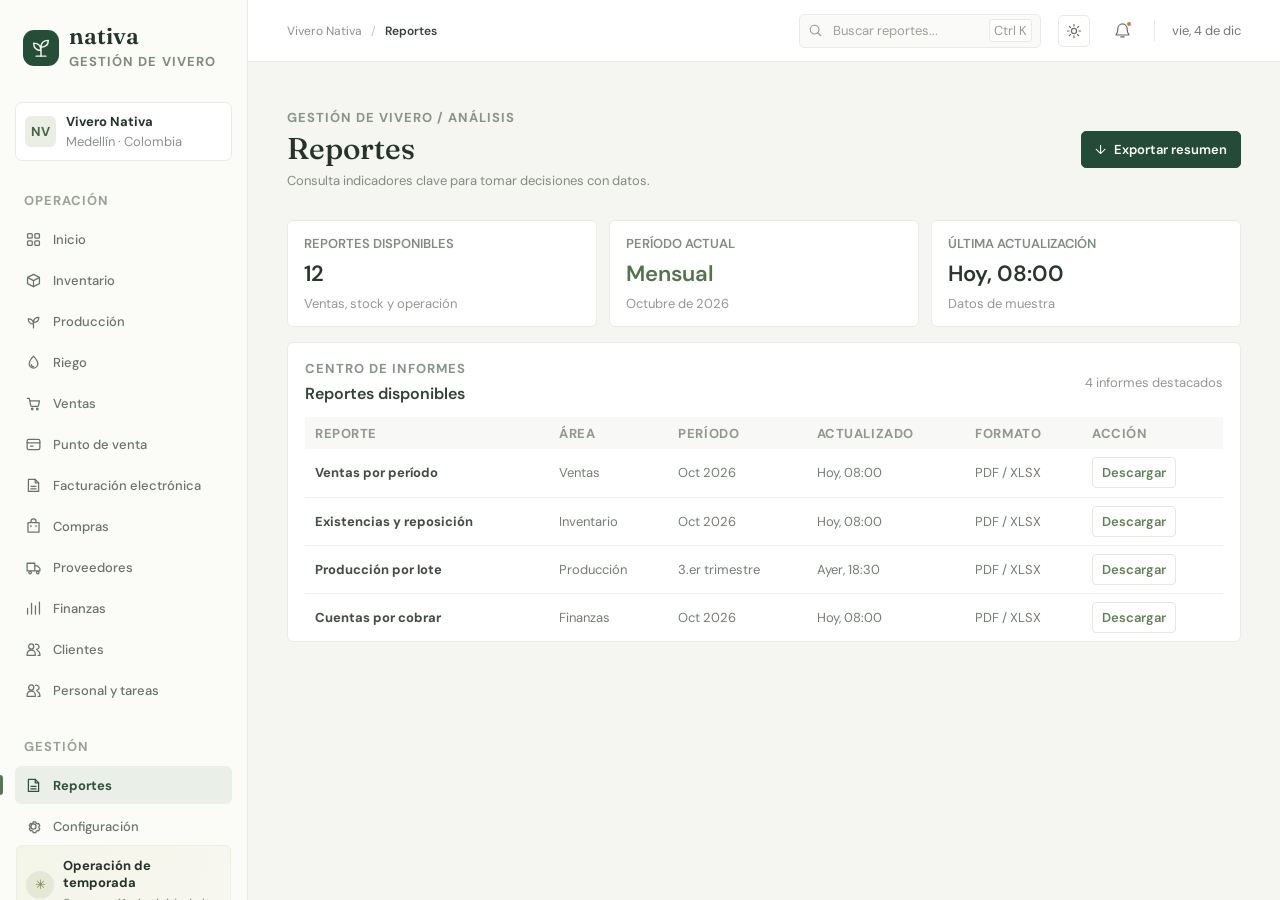
<file: reportes.html>
<!doctype html>
<html lang="es">
<head>
  <meta charset="utf-8"><meta name="viewport" content="width=device-width, initial-scale=1"><meta name="theme-color" content="#f5f6f1">
  <title>Reportes | Vivero Nativa</title>
  <script>try { const tema = new URLSearchParams(location.search).get('tema'); if (tema === 'oscuro' || (!tema && localStorage.getItem('tema-vivero') === 'oscuro')) document.documentElement.dataset.tema = 'oscuro'; } catch { }</script>
  <link rel="preconnect" href="https://fonts.googleapis.com"><link rel="preconnect" href="https://fonts.gstatic.com" crossorigin><link href="https://fonts.googleapis.com/css2?family=DM+Sans:wght@400;500;600;700&family=Fraunces:opsz,wght@9..144,500;9..144,600&display=swap" rel="stylesheet">
  <link rel="stylesheet" href="CSS/estilos-index.css"><link rel="stylesheet" href="CSS/reportes.css"><link rel="stylesheet" href="CSS/tema.css"><link rel="stylesheet" href="CSS/lectura.css">
</head>
<body>
  <div class="app-shell">
    <!-- NAVEGACIÓN GENERAL DEL ERP -->
    <aside class="sidebar" id="sidebar"><a class="brand" href="index.html" aria-label="Vivero Nativa, inicio"><span class="brand-mark" aria-hidden="true">✳</span><span class="brand-copy"><strong>nativa</strong><small>GESTIÓN DE VIVERO</small></span></a><div class="workspace-switcher"><span class="workspace-avatar">NV</span><span class="workspace-copy"><strong>Vivero Nativa</strong><small>Medellín · Colombia</small></span></div><p class="nav-label">ESPACIO DE TRABAJO</p><nav class="primary-nav" aria-label="Navegación principal"><a class="nav-link" href="index.html"><span>▦</span>Inicio</a><a class="nav-link" href="inventario.html"><span>⬡</span>Inventario<span class="nav-count">8</span></a><a class="nav-link" href="produccion.html"><span>♧</span>Producción</a><a class="nav-link" href="ventas.html"><span>▱</span>Ventas</a><a class="nav-link" href="compras.html"><span>▣</span>Compras</a><a class="nav-link" href="finanzas.html"><span>▥</span>Finanzas</a><a class="nav-link" href="clientes.html"><span>♙</span>Clientes</a></nav><p class="nav-label nav-label-lower">GESTIÓN</p><nav class="primary-nav" aria-label="Herramientas de gestión"><a class="nav-link is-active" href="reportes.html" aria-current="page"><span>▤</span>Reportes</a><a class="nav-link" href="configuracion.html"><span>⚙</span>Configuración</a></nav><div class="sidebar-bottom"><div class="season-note"><span class="season-icon">✳</span><div><strong>Operación de temporada</strong><small>Semana 41 · Actividad alta</small></div></div><button class="profile-button" type="button"><span class="profile-avatar">AD</span><span class="profile-copy"><strong>Perfil Admin</strong><small>Administración</small></span></button></div></aside>
    <main class="main-content">
      <!-- BÚSQUEDA Y DATOS DE LA SESIÓN -->
      <header class="topbar"><button class="mobile-menu" id="mobile-menu" type="button" aria-label="Abrir menú" aria-expanded="false"><span></span><span></span></button><div class="breadcrumbs"><a href="index.html">Vivero Nativa</a><span class="breadcrumb-slash">/</span><strong>Reportes</strong></div><div class="topbar-actions"><label class="search-box"><svg viewBox="0 0 20 20" aria-hidden="true"><circle cx="8.8" cy="8.8" r="5.8"/><path d="m13 13 4 4"/></svg><input id="global-search" type="search" placeholder="Buscar reportes..." aria-label="Buscar reportes"><kbd>Ctrl K</kbd></label><button class="icon-button notification-button" type="button" aria-label="Notificaciones, 3 sin leer">♧<span></span></button><span class="topbar-divider"></span><span class="today-label" id="today-label"></span></div></header>
      <div class="page-content vista-modulo modulo-reportes">
        <!-- RESUMEN DE INFORMES -->
        <header class="encabezado-modulo"><div><p class="sobretitulo-modulo">GESTIÓN DE VIVERO / ANÁLISIS</p><h1>Reportes</h1><p class="descripcion-modulo">Consulta indicadores clave para tomar decisiones con datos.</p></div><button class="primary-button" type="button" data-accion="Exportar resumen"><span>↓</span> Exportar resumen</button></header>
        <section class="indicadores-modulo" aria-label="Estado de reportes"><article class="indicador-modulo"><span>REPORTES DISPONIBLES</span><strong>12</strong><small>Ventas, stock y operación</small></article><article class="indicador-modulo"><span>PERÍODO ACTUAL</span><strong>Mensual</strong><small>Octubre de 2026</small></article><article class="indicador-modulo"><span>ÚLTIMA ACTUALIZACIÓN</span><strong>Hoy, 08:00</strong><small>Datos de muestra</small></article></section>
        <!-- CATÁLOGO DE REPORTES -->
        <section class="panel panel-modulo"><div class="encabezado-panel"><div><p class="sobretitulo-modulo">CENTRO DE INFORMES</p><h2>Reportes disponibles</h2></div><span class="contador-registros">4 informes destacados</span></div><div class="envoltura-tabla"><table class="tabla-modulo"><thead><tr><th>REPORTE</th><th>ÁREA</th><th>PERÍODO</th><th>ACTUALIZADO</th><th>FORMATO</th><th>ACCIÓN</th></tr></thead><tbody><tr><td><strong>Ventas por período</strong></td><td>Ventas</td><td>Oct 2026</td><td>Hoy, 08:00</td><td>PDF / XLSX</td><td><button class="boton-tabla" type="button" data-accion="Descargar reporte">Descargar</button></td></tr><tr><td><strong>Existencias y reposición</strong></td><td>Inventario</td><td>Oct 2026</td><td>Hoy, 08:00</td><td>PDF / XLSX</td><td><button class="boton-tabla" type="button" data-accion="Descargar reporte">Descargar</button></td></tr><tr><td><strong>Producción por lote</strong></td><td>Producción</td><td>3.er trimestre</td><td>Ayer, 18:30</td><td>PDF / XLSX</td><td><button class="boton-tabla" type="button" data-accion="Descargar reporte">Descargar</button></td></tr><tr><td><strong>Cuentas por cobrar</strong></td><td>Finanzas</td><td>Oct 2026</td><td>Hoy, 08:00</td><td>PDF / XLSX</td><td><button class="boton-tabla" type="button" data-accion="Descargar reporte">Descargar</button></td></tr></tbody></table></div><p class="sin-resultados" hidden>No hay reportes que coincidan con la búsqueda.</p></section>
      </div>
    </main>
  </div>
  <div class="toast" id="toast" role="status" aria-live="polite"></div><script src="JS/app.js" defer></script>
</body>
</html>
</file>
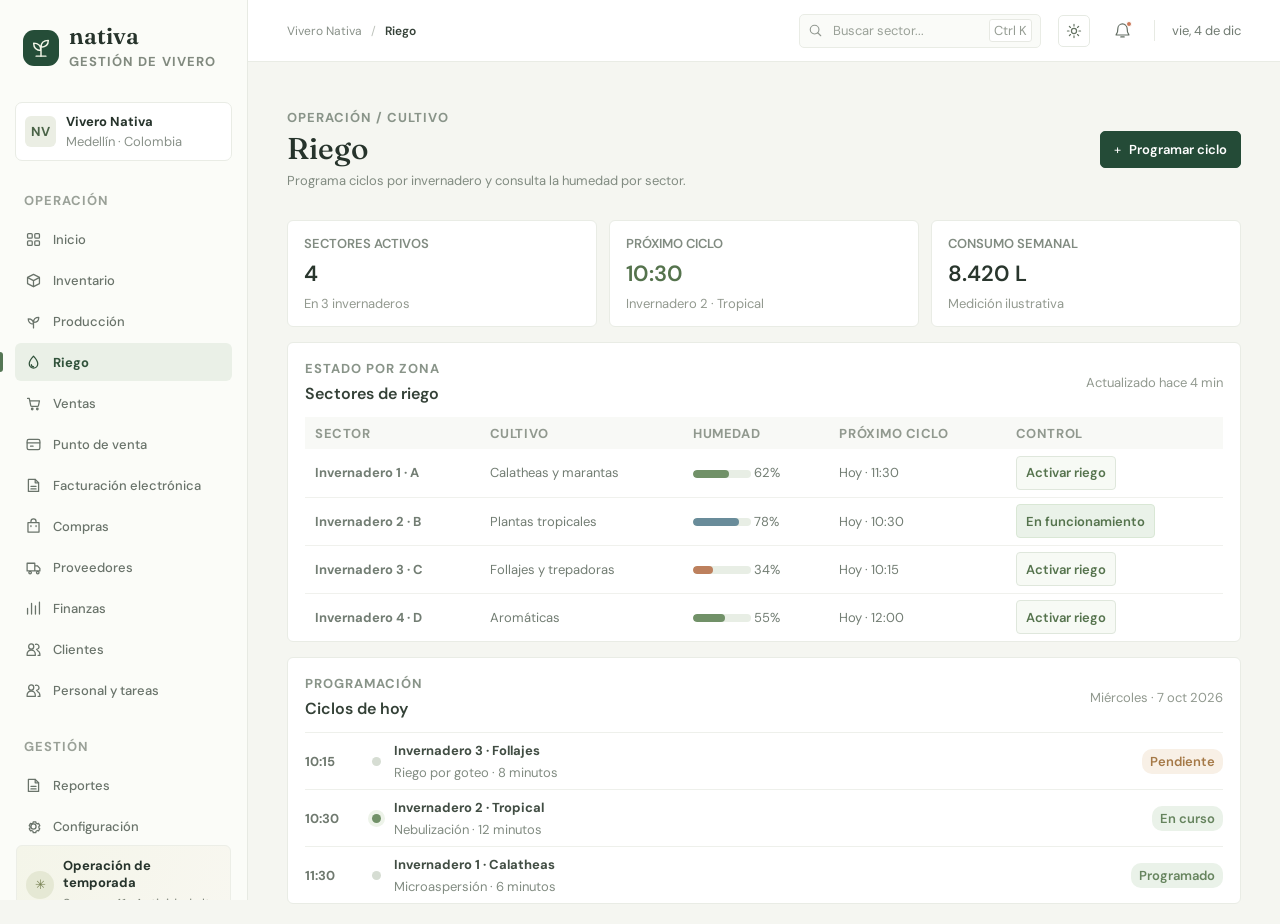
<file: riego.html>
<!doctype html>
<html lang="es">
<head>
  <meta charset="utf-8"><meta name="viewport" content="width=device-width, initial-scale=1"><meta name="theme-color" content="#f5f6f1">
  <title>Riego | Vivero Nativa</title>
  <script>try { const tema = new URLSearchParams(location.search).get('tema'); if (tema === 'oscuro' || (!tema && localStorage.getItem('tema-vivero') === 'oscuro')) document.documentElement.dataset.tema = 'oscuro'; } catch { }</script>
  <link rel="preconnect" href="https://fonts.googleapis.com"><link rel="preconnect" href="https://fonts.gstatic.com" crossorigin><link href="https://fonts.googleapis.com/css2?family=DM+Sans:wght@400;500;600;700&family=Fraunces:opsz,wght@9..144,500;9..144,600&display=swap" rel="stylesheet">
  <link rel="stylesheet" href="CSS/estilos-index.css"><link rel="stylesheet" href="CSS/riego.css"><link rel="stylesheet" href="CSS/tema.css"><link rel="stylesheet" href="CSS/lectura.css">
</head>
<body>
  <div class="app-shell">
    <!-- NAVEGACIÓN GENERAL, GENERADA POR EL SCRIPT COMPARTIDO -->
    <aside class="sidebar" id="sidebar"><a class="brand" href="index.html" aria-label="Vivero Nativa, inicio"><span class="brand-mark" aria-hidden="true">✳</span><span class="brand-copy"><strong>nativa</strong><small>GESTIÓN DE VIVERO</small></span></a><div class="workspace-switcher"><span class="workspace-avatar">NV</span><span class="workspace-copy"><strong>Vivero Nativa</strong><small>Medellín · Colombia</small></span></div><p class="nav-label">OPERACIÓN</p><nav class="primary-nav" aria-label="Navegación principal"></nav><p class="nav-label nav-label-lower">GESTIÓN</p><nav class="primary-nav" aria-label="Herramientas de gestión"></nav><div class="sidebar-bottom"><div class="season-note"><span class="season-icon">✳</span><div><strong>Operación de temporada</strong><small>Semana 41 · Actividad alta</small></div></div><button class="profile-button" type="button"><span class="profile-avatar">AD</span><span class="profile-copy"><strong>Perfil Admin</strong><small>Administración</small></span></button></div></aside>
    <main class="main-content">
      <!-- BÚSQUEDA, TEMA Y FECHA -->
      <header class="topbar"><button class="mobile-menu" id="mobile-menu" type="button" aria-label="Abrir menú" aria-expanded="false"><span></span><span></span></button><div class="breadcrumbs"><a href="index.html">Vivero Nativa</a><span class="breadcrumb-slash">/</span><strong>Riego</strong></div><div class="topbar-actions"><label class="search-box"><svg viewBox="0 0 20 20" aria-hidden="true"><circle cx="8.8" cy="8.8" r="5.8"/><path d="m13 13 4 4"/></svg><input id="global-search" type="search" placeholder="Buscar sector..." aria-label="Buscar sector"><kbd>Ctrl K</kbd></label><button class="icon-button notification-button" type="button" aria-label="Notificaciones, 3 sin leer">♧<span></span></button><span class="topbar-divider"></span><span class="today-label" id="today-label"></span></div></header>
      <div class="page-content vista-modulo modulo-riego">
        <!-- CONDICIONES GENERALES DE RIEGO -->
        <header class="encabezado-modulo"><div><p class="sobretitulo-modulo">OPERACIÓN / CULTIVO</p><h1>Riego</h1><p class="descripcion-modulo">Programa ciclos por invernadero y consulta la humedad por sector.</p></div><button class="primary-button" type="button" data-accion="Programar ciclo de riego"><span>+</span> Programar ciclo</button></header>
        <section class="indicadores-modulo" aria-label="Resumen de riego"><article class="indicador-modulo"><span>SECTORES ACTIVOS</span><strong>4</strong><small>En 3 invernaderos</small></article><article class="indicador-modulo"><span>PRÓXIMO CICLO</span><strong>10:30</strong><small>Invernadero 2 · Tropical</small></article><article class="indicador-modulo"><span>CONSUMO SEMANAL</span><strong>8.420 L</strong><small>Medición ilustrativa</small></article></section>
        <!-- CONTROL MANUAL DE SECTORES -->
        <section class="panel panel-modulo"><div class="encabezado-panel"><div><p class="sobretitulo-modulo">ESTADO POR ZONA</p><h2>Sectores de riego</h2></div><span class="contador-registros">Actualizado hace 4 min</span></div><div class="envoltura-tabla"><table class="tabla-modulo"><thead><tr><th>SECTOR</th><th>CULTIVO</th><th>HUMEDAD</th><th>PRÓXIMO CICLO</th><th>CONTROL</th></tr></thead><tbody><tr><td><strong>Invernadero 1 · A</strong></td><td>Calatheas y marantas</td><td><span class="humedad humedad-media"><i style="--humedad:62%"></i></span> 62%</td><td>Hoy · 11:30</td><td><button class="control-riego" type="button" data-riego="activo">Activar riego</button></td></tr><tr><td><strong>Invernadero 2 · B</strong></td><td>Plantas tropicales</td><td><span class="humedad humedad-alta"><i style="--humedad:78%"></i></span> 78%</td><td>Hoy · 10:30</td><td><button class="control-riego is-active" type="button" data-riego="activo" aria-pressed="true">En funcionamiento</button></td></tr><tr><td><strong>Invernadero 3 · C</strong></td><td>Follajes y trepadoras</td><td><span class="humedad humedad-baja"><i style="--humedad:34%"></i></span> 34%</td><td>Hoy · 10:15</td><td><button class="control-riego" type="button" data-riego="activo">Activar riego</button></td></tr><tr><td><strong>Invernadero 4 · D</strong></td><td>Aromáticas</td><td><span class="humedad humedad-media"><i style="--humedad:55%"></i></span> 55%</td><td>Hoy · 12:00</td><td><button class="control-riego" type="button" data-riego="activo">Activar riego</button></td></tr></tbody></table></div></section>
        <!-- CALENDARIO OPERATIVO -->
        <section class="panel panel-modulo"><div class="encabezado-panel"><div><p class="sobretitulo-modulo">PROGRAMACIÓN</p><h2>Ciclos de hoy</h2></div><span class="contador-registros">Miércoles · 7 oct 2026</span></div><div class="agenda-riego"><article><time>10:15</time><span class="punto-riego"></span><div><strong>Invernadero 3 · Follajes</strong><small>Riego por goteo · 8 minutos</small></div><span class="etiqueta-estado estado-atencion">Pendiente</span></article><article><time>10:30</time><span class="punto-riego activo"></span><div><strong>Invernadero 2 · Tropical</strong><small>Nebulización · 12 minutos</small></div><span class="etiqueta-estado estado-correcto">En curso</span></article><article><time>11:30</time><span class="punto-riego"></span><div><strong>Invernadero 1 · Calatheas</strong><small>Microaspersión · 6 minutos</small></div><span class="etiqueta-estado estado-correcto">Programado</span></article></div></section>
      </div>
    </main>
  </div>
  <div class="toast" id="toast" role="status" aria-live="polite"></div><script src="JS/app.js" defer></script>
</body>
</html>
</file>
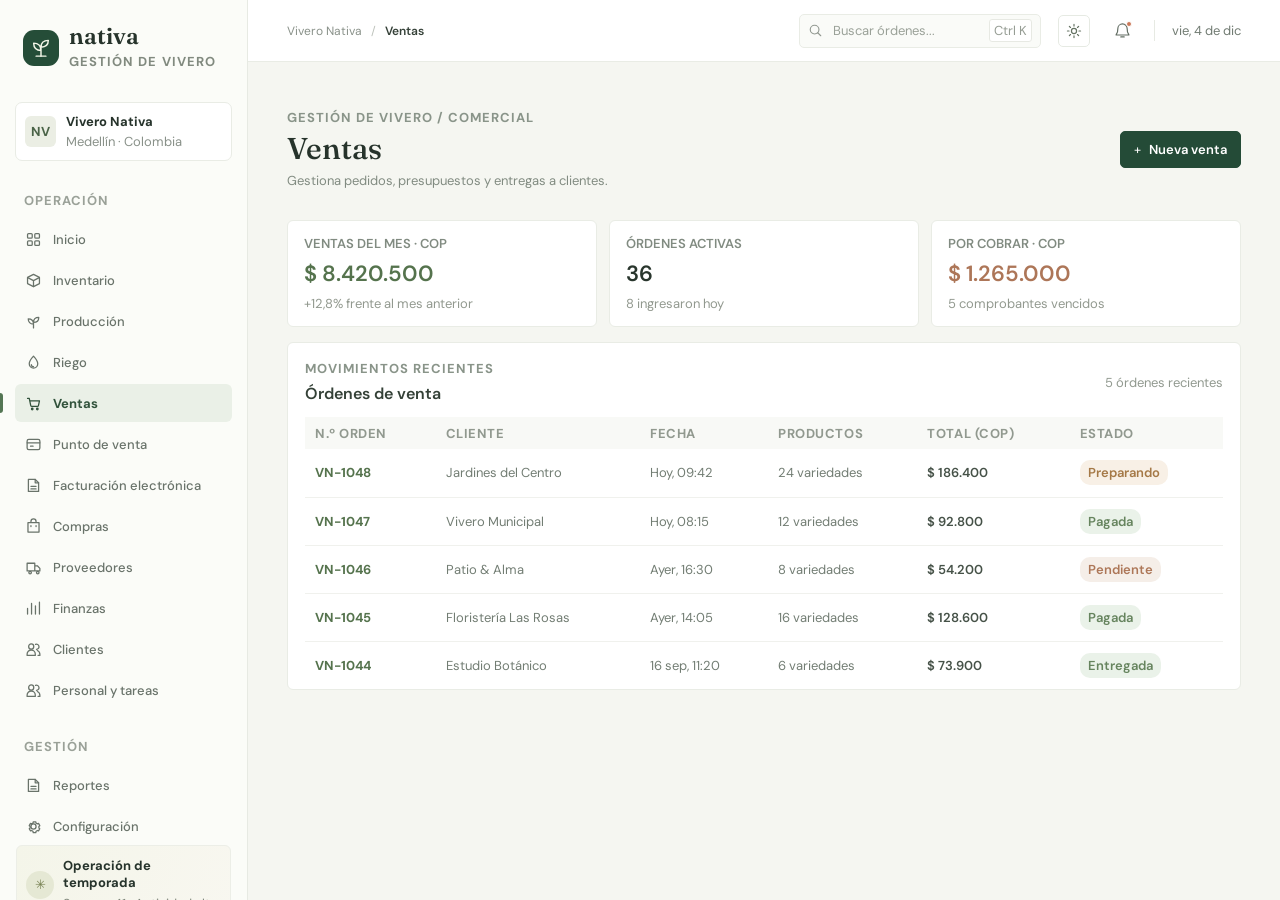
<file: ventas.html>
<!doctype html>
<html lang="es">
<head>
  <meta charset="utf-8"><meta name="viewport" content="width=device-width, initial-scale=1"><meta name="theme-color" content="#f5f6f1">
  <title>Ventas | Vivero Nativa</title>
  <script>try { const tema = new URLSearchParams(location.search).get('tema'); if (tema === 'oscuro' || (!tema && localStorage.getItem('tema-vivero') === 'oscuro')) document.documentElement.dataset.tema = 'oscuro'; } catch { }</script>
  <link rel="preconnect" href="https://fonts.googleapis.com"><link rel="preconnect" href="https://fonts.gstatic.com" crossorigin><link href="https://fonts.googleapis.com/css2?family=DM+Sans:wght@400;500;600;700&family=Fraunces:opsz,wght@9..144,500;9..144,600&display=swap" rel="stylesheet">
  <link rel="stylesheet" href="CSS/estilos-index.css"><link rel="stylesheet" href="CSS/ventas.css"><link rel="stylesheet" href="CSS/tema.css"><link rel="stylesheet" href="CSS/lectura.css">
</head>
<body>
  <div class="app-shell">
    <!-- NAVEGACIÓN GENERAL DEL ERP -->
    <aside class="sidebar" id="sidebar"><a class="brand" href="index.html" aria-label="Vivero Nativa, inicio"><span class="brand-mark" aria-hidden="true">✳</span><span class="brand-copy"><strong>nativa</strong><small>GESTIÓN DE VIVERO</small></span></a><div class="workspace-switcher"><span class="workspace-avatar">NV</span><span class="workspace-copy"><strong>Vivero Nativa</strong><small>Medellín · Colombia</small></span></div><p class="nav-label">ESPACIO DE TRABAJO</p><nav class="primary-nav" aria-label="Navegación principal"><a class="nav-link" href="index.html"><span>▦</span>Inicio</a><a class="nav-link" href="inventario.html"><span>⬡</span>Inventario<span class="nav-count">8</span></a><a class="nav-link" href="produccion.html"><span>♧</span>Producción</a><a class="nav-link is-active" href="ventas.html" aria-current="page"><span>▱</span>Ventas<span class="nav-dot"></span></a><a class="nav-link" href="compras.html"><span>▣</span>Compras</a><a class="nav-link" href="finanzas.html"><span>▥</span>Finanzas</a><a class="nav-link" href="clientes.html"><span>♙</span>Clientes</a></nav><p class="nav-label nav-label-lower">GESTIÓN</p><nav class="primary-nav" aria-label="Herramientas de gestión"><a class="nav-link" href="reportes.html"><span>▤</span>Reportes</a><a class="nav-link" href="configuracion.html"><span>⚙</span>Configuración</a></nav><div class="sidebar-bottom"><div class="season-note"><span class="season-icon">✳</span><div><strong>Operación de temporada</strong><small>Semana 41 · Actividad alta</small></div></div><button class="profile-button" type="button"><span class="profile-avatar">AD</span><span class="profile-copy"><strong>Perfil Admin</strong><small>Administración</small></span></button></div></aside>
    <main class="main-content">
      <!-- BÚSQUEDA Y DATOS DE LA SESIÓN -->
      <header class="topbar"><button class="mobile-menu" id="mobile-menu" type="button" aria-label="Abrir menú" aria-expanded="false"><span></span><span></span></button><div class="breadcrumbs"><a href="index.html">Vivero Nativa</a><span class="breadcrumb-slash">/</span><strong>Ventas</strong></div><div class="topbar-actions"><label class="search-box"><svg viewBox="0 0 20 20" aria-hidden="true"><circle cx="8.8" cy="8.8" r="5.8"/><path d="m13 13 4 4"/></svg><input id="global-search" type="search" placeholder="Buscar órdenes..." aria-label="Buscar órdenes"><kbd>Ctrl K</kbd></label><button class="icon-button notification-button" type="button" aria-label="Notificaciones, 3 sin leer">♧<span></span></button><span class="topbar-divider"></span><span class="today-label" id="today-label"></span></div></header>
      <div class="page-content vista-modulo modulo-ventas">
        <!-- INDICADORES COMERCIALES -->
        <header class="encabezado-modulo"><div><p class="sobretitulo-modulo">GESTIÓN DE VIVERO / COMERCIAL</p><h1>Ventas</h1><p class="descripcion-modulo">Gestiona pedidos, presupuestos y entregas a clientes.</p></div><a class="primary-button" href="punto-venta.html"><span>+</span> Nueva venta</a></header>
        <section class="indicadores-modulo" aria-label="Resumen de ventas"><article class="indicador-modulo"><span>VENTAS DEL MES · COP</span><strong>$ 8.420.500</strong><small>+12,8% frente al mes anterior</small></article><article class="indicador-modulo"><span>ÓRDENES ACTIVAS</span><strong>36</strong><small>8 ingresaron hoy</small></article><article class="indicador-modulo"><span>POR COBRAR · COP</span><strong>$ 1.265.000</strong><small>5 comprobantes vencidos</small></article></section>
        <!-- PEDIDOS Y ESTADOS DE ENTREGA -->
        <section class="panel panel-modulo"><div class="encabezado-panel"><div><p class="sobretitulo-modulo">MOVIMIENTOS RECIENTES</p><h2>Órdenes de venta</h2></div><span class="contador-registros">5 órdenes recientes</span></div><div class="envoltura-tabla"><table class="tabla-modulo"><thead><tr><th>N.º ORDEN</th><th>CLIENTE</th><th>FECHA</th><th>PRODUCTOS</th><th>TOTAL (COP)</th><th>ESTADO</th></tr></thead><tbody><tr><td><strong>VN-1048</strong></td><td>Jardines del Centro</td><td>Hoy, 09:42</td><td>24 variedades</td><td class="table-total">$ 186.400</td><td><span class="etiqueta-estado estado-atencion">Preparando</span></td></tr><tr><td><strong>VN-1047</strong></td><td>Vivero Municipal</td><td>Hoy, 08:15</td><td>12 variedades</td><td class="table-total">$ 92.800</td><td><span class="etiqueta-estado estado-correcto">Pagada</span></td></tr><tr><td><strong>VN-1046</strong></td><td>Patio & Alma</td><td>Ayer, 16:30</td><td>8 variedades</td><td class="table-total">$ 54.200</td><td><span class="etiqueta-estado estado-alerta">Pendiente</span></td></tr><tr><td><strong>VN-1045</strong></td><td>Floristería Las Rosas</td><td>Ayer, 14:05</td><td>16 variedades</td><td class="table-total">$ 128.600</td><td><span class="etiqueta-estado estado-correcto">Pagada</span></td></tr><tr><td><strong>VN-1044</strong></td><td>Estudio Botánico</td><td>16 sep, 11:20</td><td>6 variedades</td><td class="table-total">$ 73.900</td><td><span class="etiqueta-estado estado-correcto">Entregada</span></td></tr></tbody></table></div><p class="sin-resultados" hidden>No hay órdenes que coincidan con la búsqueda.</p></section>
      </div>
    </main>
  </div>
  <div class="toast" id="toast" role="status" aria-live="polite"></div><script src="JS/app.js" defer></script>
</body>
</html>
</file>
<file: CSS/estilos-index.css>
/* 1. Paleta y tipografías compartidas */
:root {
  color-scheme: light;
  --ink: #26332b;
  --muted: #899189;
  --line: #e9ece5;
  --paper: #fff;
  --canvas: #f5f6f1;
  --forest: #244b37;
  --forest-soft: #e8f0e7;
  --clay: #b77558;
  --sans: 'DM Sans', sans-serif;
  --display: 'Fraunces', Georgia, serif;
}

* { box-sizing: border-box; }
html { min-width: 320px; background: var(--canvas); }
body { margin: 0; color: var(--ink); font-family: var(--sans); font-size: 13px; -webkit-font-smoothing: antialiased; }
button, input { font: inherit; }
button { color: inherit; }
button:focus-visible, a:focus-visible, input:focus-visible { outline: 2px solid #739579; outline-offset: 3px; }
.app-shell { min-height: 100vh; }

/* 2. Menú lateral y navegación */
.sidebar { position: fixed; inset: 0 auto 0 0; z-index: 5; display: flex; width: 248px; flex-direction: column; border-right: 1px solid #e7eae3; background: #fbfcf8; padding: 25px 15px 13px; }
.brand { display: flex; align-items: center; gap: 10px; padding: 0 8px; color: inherit; text-decoration: none; }
.brand-mark { display: grid; width: 36px; height: 36px; place-items: center; border-radius: 11px; background: #254d38; color: #f3f5e7; }
.brand-mark svg { width: 26px; height: 26px; }
.brand-copy, .workspace-copy, .profile-copy { display: flex; min-width: 0; flex-direction: column; }
.brand-copy strong { font-family: var(--display); font-size: 23px; font-weight: 600; line-height: 1; letter-spacing: 0; }
.brand-copy small { margin-top: 5px; color: #818a7f; font-size: 8px; font-weight: 700; letter-spacing: 1.05px; }
.workspace-switcher { display: flex; align-items: center; gap: 10px; margin-top: 32px; padding: 10px 9px; border: 1px solid #e9ece5; border-radius: 7px; background: #fff; }
.workspace-avatar { display: grid; width: 31px; height: 31px; flex: 0 0 auto; place-items: center; border-radius: 6px; background: #ebeee4; color: #4a6347; font-size: 10px; font-weight: 700; }
.workspace-copy { flex: 1; gap: 3px; }
.workspace-copy strong, .profile-copy strong { overflow: hidden; font-size: 11px; font-weight: 700; text-overflow: ellipsis; white-space: nowrap; }
.workspace-copy small, .profile-copy small { color: var(--muted); font-size: 10px; }
.chevron { width: 14px; height: 14px; flex: 0 0 auto; fill: none; stroke: #899189; stroke-linecap: round; stroke-linejoin: round; stroke-width: 1.4; }
.nav-label { margin: 31px 9px 11px; color: #9aa198; font-size: 9px; font-weight: 700; letter-spacing: 1px; }
.primary-nav { display: grid; gap: 3px; }
.nav-link { position: relative; display: flex; height: 38px; align-items: center; gap: 11px; padding: 0 10px; border-radius: 6px; color: #69736a; font-size: 12px; font-weight: 500; text-decoration: none; transition: background .18s ease, color .18s ease; }
.nav-link:hover { background: #f1f3ec; color: var(--ink); }
.nav-link.is-active { background: #eaf0e7; color: #31523b; font-weight: 700; }
.nav-link.is-active::before { position: absolute; top: 9px; bottom: 9px; left: -15px; width: 3px; border-radius: 0 3px 3px 0; background: #547654; content: ''; }
.nav-link svg { width: 17px; height: 17px; flex: 0 0 auto; fill: none; stroke: currentColor; stroke-linecap: round; stroke-linejoin: round; stroke-width: 1.5; }
.nav-count { display: grid; min-width: 19px; height: 19px; margin-left: auto; place-items: center; border-radius: 5px; background: #f0f1eb; color: #747c71; font-size: 10px; }
.nav-dot { width: 6px; height: 6px; margin-left: auto; border-radius: 50%; background: #d28561; }
.nav-label-lower { margin-top: 29px; }
.sidebar-bottom { margin-top: auto; }
.season-note { display: flex; align-items: center; gap: 9px; margin: 0 1px 14px; padding: 11px 9px; border: 1px solid #eceee7; border-radius: 6px; background: linear-gradient(110deg, #f4f5e9, #f8f7f0); }
.season-icon { display: grid; width: 28px; height: 28px; flex: 0 0 auto; place-items: center; border-radius: 50%; background: #e5e8d4; color: #788253; font-size: 15px; }
.season-note div { display: flex; min-width: 0; flex-direction: column; gap: 4px; }
.season-note strong { font-size: 10px; font-weight: 700; }
.season-note small { color: #81887c; font-size: 9px; }
.profile-button { display: flex; width: 100%; align-items: center; gap: 9px; border: 0; border-top: 1px solid var(--line); background: transparent; padding: 13px 3px 1px; text-align: left; cursor: pointer; }
.profile-button img { width: 31px; height: 31px; flex: 0 0 auto; border-radius: 50%; object-fit: cover; }
.profile-avatar { display: grid; width: 31px; height: 31px; flex: 0 0 auto; place-items: center; border-radius: 50%; background: #e8eee3; color: #55734d; font-size: 9px; font-weight: 700; }
.profile-copy { flex: 1; gap: 3px; }
.profile-button .chevron { width: 13px; }

/* 3. Barra superior y estructura de página */
.main-content { min-height: 100vh; margin-left: 248px; }
.topbar { position: sticky; top: 0; z-index: 3; display: flex; height: 62px; align-items: center; justify-content: space-between; border-bottom: 1px solid #e9ece5; background: rgb(255 255 255 / 94%); padding: 0 39px; backdrop-filter: blur(12px); }
.breadcrumbs { display: flex; align-items: center; gap: 9px; color: #899189; font-size: 11px; }
.breadcrumbs a { color: inherit; text-decoration: none; }
.breadcrumbs a:hover { color: #31523b; }
.breadcrumbs strong { color: #354138; font-weight: 600; }
.breadcrumb-slash { color: #bdc2bb; }
.topbar-actions { display: flex; align-items: center; gap: 17px; }
.search-box { display: flex; width: 242px; height: 34px; align-items: center; gap: 8px; border: 1px solid #e9ece5; border-radius: 5px; background: #fafbf8; padding: 0 8px; }
.search-box svg { width: 15px; height: 15px; flex: 0 0 auto; fill: none; stroke: #929991; stroke-linecap: round; stroke-width: 1.5; }
.search-box input { width: 100%; min-width: 0; border: 0; outline: 0; background: transparent; color: var(--ink); font-size: 10px; }
.search-box input::placeholder { color: #9aa198; }
.search-box kbd { flex: 0 0 auto; border: 1px solid #e7e9e3; border-radius: 3px; background: #fff; padding: 2px 4px; color: #969d94; font-family: var(--sans); font-size: 9px; }
.icon-button { position: relative; display: grid; width: 30px; height: 30px; place-items: center; border: 0; border-radius: 5px; background: transparent; color: #626d63; cursor: pointer; }
.icon-button:hover { background: #f3f4ef; }
.icon-button svg { width: 17px; height: 17px; fill: none; stroke: currentColor; stroke-linecap: round; stroke-linejoin: round; stroke-width: 1.4; }
.notification-button span { position: absolute; top: 5px; right: 5px; width: 6px; height: 6px; border: 1px solid white; border-radius: 50%; background: #cb7858; }
.topbar-divider { width: 1px; height: 21px; background: #e7eae3; }
.today-label { color: #717b72; font-size: 10px; white-space: nowrap; }
.mobile-menu { display: none; }
.page-content { width: min(100%, 1450px); margin: 0 auto; padding: 31px 39px 20px; }
/* 4. Tablero de inicio e indicadores */
.welcome-row { display: flex; min-height: 108px; align-items: center; justify-content: space-between; gap: 20px; margin-bottom: 24px; }
.eyebrow, .panel-kicker { margin: 0; color: #8b958a; font-size: 9px; font-weight: 700; letter-spacing: 1.1px; }
.eyebrow { display: flex; align-items: center; gap: 7px; }
.status-pulse { width: 6px; height: 6px; border-radius: 50%; background: #88a47b; box-shadow: 0 0 0 3px #edf2e9; }
h1 { margin: 11px 0 6px; font-family: var(--display); font-size: clamp(26px, 2.35vw, 34px); font-weight: 500; letter-spacing: 0; line-height: 1.12; }
h1 em { color: #55734d; font-weight: 500; }
.welcome-subtitle { margin: 0; color: #828c82; font-size: 12px; }
.primary-button { display: inline-flex; min-height: 37px; flex: 0 0 auto; align-items: center; gap: 8px; border: 1px solid #244b37; border-radius: 5px; background: #244b37; padding: 0 13px; color: white; font-size: 11px; font-weight: 600; cursor: pointer; transition: background .15s ease, transform .15s ease; }
.primary-button:hover { transform: translateY(-1px); background: #193d2a; }
.primary-button span { font-size: 17px; font-weight: 400; line-height: 1; }
.metrics-grid { display: grid; grid-template-columns: repeat(4, minmax(0, 1fr)); gap: 12px; }
.metric-card { min-width: 0; min-height: 132px; border: 1px solid #e9ece5; border-radius: 6px; background: var(--paper); padding: 15px 15px 12px; }
.metric-topline { display: flex; align-items: center; justify-content: space-between; gap: 6px; color: #818b81; font-size: 9px; font-weight: 700; letter-spacing: .7px; white-space: nowrap; }
.metric-icon { display: grid; width: 28px; height: 28px; flex: 0 0 auto; place-items: center; border-radius: 6px; }
.metric-icon svg { width: 16px; height: 16px; fill: none; stroke: currentColor; stroke-linecap: round; stroke-linejoin: round; stroke-width: 1.5; }
.icon-leaf { background: #edf3e9; color: #5e7b50; }
.icon-clay { background: #f6ede7; color: #ad7659; }
.icon-sky { background: #edf3f5; color: #688896; }
.icon-sun { background: #f6f2e4; color: #a99050; }
.metric-value { overflow: hidden; margin-top: 14px; color: #29362d; font-size: clamp(20px, 1.75vw, 25px); font-weight: 600; letter-spacing: -.4px; text-overflow: ellipsis; white-space: nowrap; }
.metric-value small { color: #8a9389; font-size: 11px; font-weight: 500; letter-spacing: 0; }
.metric-foot { display: flex; align-items: center; gap: 5px; margin-top: 10px; color: #92998f; font-size: 9px; white-space: nowrap; }
.trend-up, .trend-warn { color: #5e855e; font-size: 9px; font-weight: 700; }
.trend-warn { color: #b77b58; }
.sparkline { display: flex; height: 20px; flex: 1; align-items: end; justify-content: end; gap: 3px; margin-left: auto; }
.sparkline i { width: 4px; height: var(--height); border-radius: 2px 2px 0 0; background: var(--spark); opacity: .65; }
.sparkline i:nth-child(1) { --height: 30%; }.sparkline i:nth-child(2) { --height: 43%; }.sparkline i:nth-child(3) { --height: 36%; }.sparkline i:nth-child(4) { --height: 58%; }.sparkline i:nth-child(5) { --height: 49%; }.sparkline i:nth-child(6) { --height: 72%; }.sparkline i:nth-child(7) { --height: 64%; }.sparkline i:nth-child(8) { --height: 90%; }
.sparkline-green { --spark: #87a579; }.sparkline-clay { --spark: #cc9b7d; }.sparkline-sky { --spark: #88a9b3; }.sparkline-sun { --spark: #c2af76; }
/* 5. Paneles, agenda, gráficos y tablas del inicio */
.dashboard-grid { display: grid; grid-template-columns: minmax(0, 1.55fr) minmax(310px, .95fr); gap: 13px; margin-top: 14px; }
.panel { min-width: 0; border: 1px solid #e9ece5; border-radius: 6px; background: white; }
.sales-panel { min-height: 303px; padding: 17px 18px 11px; }
.panel-heading { display: flex; align-items: center; justify-content: space-between; gap: 12px; }
.panel-kicker { margin-bottom: 5px; font-size: 8px; letter-spacing: 1px; }
.panel-heading h2 { display: flex; align-items: center; gap: 8px; margin: 0; font-size: 14px; font-weight: 600; letter-spacing: 0; }
.select-button { display: inline-flex; height: 29px; align-items: center; gap: 9px; border: 1px solid #e8ebe5; border-radius: 4px; background: #fff; padding: 0 8px; color: #626d63; font-size: 10px; cursor: pointer; }
.select-button svg { width: 12px; height: 12px; fill: none; stroke: currentColor; stroke-linecap: round; stroke-linejoin: round; stroke-width: 1.4; }
.chart-summary { display: flex; align-items: baseline; gap: 8px; margin-top: 15px; }
.chart-summary strong { color: #27362c; font-size: 22px; font-weight: 600; letter-spacing: -.4px; }
.chart-summary small { color: #92998f; font-size: 9px; }
.chart-wrap { display: flex; height: 143px; margin-top: 8px; }
.chart-y-labels { display: flex; width: 43px; flex: 0 0 auto; flex-direction: column; justify-content: space-between; padding: 1px 0 20px; color: #a0a69e; font-size: 8px; }
.chart-area { position: relative; min-width: 0; flex: 1; }
.chart-gridlines { position: absolute; inset: 4px 0 20px; display: flex; flex-direction: column; justify-content: space-between; }
.chart-gridlines i { width: 100%; border-top: 1px dashed #ecefe9; }
.chart-bars { position: absolute; inset: 4px 0 0; display: grid; grid-template-columns: repeat(12, minmax(0, 1fr)); gap: 8px; }
.chart-bar-group { display: flex; min-width: 0; flex-direction: column; align-items: center; justify-content: end; gap: 7px; color: #9aa198; font-size: 8px; }
.chart-bar-group i { width: min(100%, 19px); height: var(--bar); border-radius: 3px 3px 0 0; background: #dfe9db; transition: background .18s ease; }
.chart-bar-group:hover i { background: #96b08a; }
.chart-bar-group.is-current i { background: #719168; }
.chart-bar-group span { height: 12px; }
.chart-legend { display: flex; align-items: center; gap: 6px; margin: 8px 0 0 43px; color: #899189; font-size: 9px; }
.legend-current, .legend-previous { width: 7px; height: 7px; margin-left: 7px; border-radius: 2px; background: #719168; }
.legend-previous { background: #dfe9db; }
.tasks-panel { min-height: 303px; padding: 17px 16px 0; }
.task-count { display: inline-grid; width: 19px; height: 19px; place-items: center; border-radius: 50%; background: #f1f3ed; color: #788174; font-size: 10px; font-weight: 500; }
.text-button { border: 0; background: transparent; padding: 4px 0; color: #71816c; font-size: 10px; font-weight: 600; text-decoration: none; cursor: pointer; }
.text-button:hover { color: #31523b; }
.text-button span { margin-left: 3px; }
.task-list { margin-top: 12px; }
.task-item { display: flex; min-height: 48px; align-items: center; gap: 9px; border-bottom: 1px solid #f0f1ed; cursor: pointer; }
.task-item input { position: absolute; width: 1px; height: 1px; opacity: 0; }
.task-check { display: grid; width: 15px; height: 15px; flex: 0 0 auto; place-items: center; border: 1px solid #d8ddd5; border-radius: 4px; transition: background .15s ease, border-color .15s ease; }
.task-item input:focus-visible + .task-check { outline: 2px solid #739579; outline-offset: 2px; }
.task-item input:checked + .task-check { border-color: #66845e; background: #66845e; }
.task-item input:checked + .task-check::after { width: 7px; height: 4px; transform: translateY(-1px) rotate(-45deg); border-bottom: 1.5px solid white; border-left: 1.5px solid white; content: ''; }
.task-content { display: flex; min-width: 0; flex: 1; flex-direction: column; gap: 4px; }
.task-content strong { overflow: hidden; font-size: 10px; font-weight: 600; text-overflow: ellipsis; white-space: nowrap; }
.task-content small { color: #92998f; font-size: 9px; }
.task-time { color: #6f796f; font-weight: 600; }
.task-tag { flex: 0 0 auto; border-radius: 3px; padding: 4px 5px; font-size: 7px; font-weight: 700; letter-spacing: .45px; }
.tag-sales { background: #f8eee6; color: #a76b4d; }.tag-care { background: #edf3e9; color: #68805d; }.tag-stock { background: #edf2f4; color: #69828a; }.tag-team { background: #f3f0e5; color: #95814b; }
.tasks-footer { display: flex; justify-content: space-between; padding: 11px 0; color: #969d94; font-size: 9px; }
.tasks-footer span:first-child { display: flex; align-items: center; gap: 5px; }
.tasks-footer i { width: 6px; height: 6px; border-radius: 50%; background: #8aab79; }
.task-item.is-complete .task-content strong { color: #9ba197; text-decoration: line-through; }
.task-item.is-complete .task-content small { color: #b0b5ad; }
.bottom-grid { display: grid; grid-template-columns: minmax(0, 1.55fr) minmax(310px, .95fr); gap: 13px; margin-top: 14px; }
.orders-panel { padding: 16px 17px 0; }
.orders-heading { margin-bottom: 12px; }
.table-wrap { overflow-x: auto; }
table { width: 100%; border-collapse: collapse; text-align: left; white-space: nowrap; }
thead { background: #f8f9f6; }
th { height: 29px; padding: 0 8px; color: #939b92; font-size: 8px; font-weight: 700; letter-spacing: .65px; }
th:first-child, td:first-child { padding-left: 9px; }
td { height: 45px; border-bottom: 1px solid #f0f1ed; padding: 0 8px; color: #7e887e; font-size: 9px; }
tbody tr:last-child td { border-bottom: 0; }
.client-cell { display: flex; align-items: center; gap: 8px; }
.client-cell strong { color: #414d43; font-size: 9px; font-weight: 600; }
.client-avatar { display: grid; width: 25px; height: 25px; flex: 0 0 auto; place-items: center; border-radius: 6px; font-size: 8px; font-weight: 700; }
.avatar-peach { background: #f4e8df; color: #a56e54; }.avatar-green { background: #e8efe4; color: #5d7953; }.avatar-blue { background: #e7eef1; color: #587c88; }.avatar-lilac { background: #efebf1; color: #83718e; }
.table-total { color: #465248; font-weight: 600; }
.order-status { display: inline-flex; align-items: center; gap: 5px; border-radius: 9px; padding: 4px 7px; font-size: 8px; font-weight: 600; }
.order-status i { width: 5px; height: 5px; border-radius: 50%; background: currentColor; }
.status-preparing { background: #f8f0e6; color: #a57947; }.status-paid { background: #eaf2e9; color: #66845e; }.status-pending { background: #f5eee8; color: #ad7758; }
.empty-search { padding: 20px 8px; color: #899189; font-size: 10px; text-align: center; }
.stock-panel { padding: 16px 16px 0; }
.stock-alert-count { display: grid; width: 21px; height: 21px; place-items: center; border-radius: 50%; background: #f7eee5; color: #aa7657; font-size: 10px; font-weight: 700; }
.stock-list { margin-top: 8px; }
.stock-item { display: flex; min-height: 56px; align-items: center; gap: 9px; border-bottom: 1px solid #f0f1ed; }
.stock-item img { width: 35px; height: 35px; flex: 0 0 auto; border-radius: 5px; background: #e8eee3; object-fit: cover; }
.stock-copy { display: flex; min-width: 0; flex: 1; flex-direction: column; gap: 4px; }
.stock-copy strong { overflow: hidden; color: #414d43; font-size: 10px; font-weight: 600; text-overflow: ellipsis; white-space: nowrap; }
.stock-copy small { color: #92998f; font-size: 8px; }
.stock-quantity { display: flex; flex: 0 0 auto; flex-direction: column; align-items: end; gap: 2px; }
.stock-quantity strong { color: #ad7658; font-size: 12px; font-weight: 700; }
.stock-quantity small { color: #9ba197; font-size: 8px; }
.stock-link { display: flex; width: 100%; align-items: center; justify-content: space-between; border: 0; background: transparent; padding: 12px 0; color: #6c8068; font-size: 9px; font-weight: 600; text-decoration: none; cursor: pointer; }
.stock-link:hover { color: #31523b; }
.stock-link span { font-size: 14px; }
.page-footer { display: flex; align-items: center; justify-content: space-between; gap: 12px; padding: 19px 1px 0; color: #a0a69e; font-size: 8px; letter-spacing: .55px; }
.page-footer > span:last-child { font-family: var(--display); font-size: 11px; font-style: italic; letter-spacing: 0; }
.footer-dot { padding: 0 3px; color: #b4b9b1; }
.footer-sprout { color: #879876; font-style: normal; }
/* 6. Mensajes temporales y acciones compartidas */
.toast { position: fixed; right: 24px; bottom: 20px; z-index: 10; transform: translateY(12px); border: 1px solid #e3e9df; border-radius: 5px; background: #fff; padding: 11px 15px; color: #405543; box-shadow: 0 5px 18px rgb(39 53 39 / 10%); font-size: 11px; opacity: 0; pointer-events: none; transition: opacity .2s ease, transform .2s ease; }
.toast.is-visible { transform: translateY(0); opacity: 1; }

/* 7. Vistas de inventario, producción, ventas y gestión */
.vista-modulo { display: grid; align-content: start; gap: 15px; }
.vista-modulo[hidden] { display: none; }
.encabezado-modulo { display: flex; min-height: 112px; align-items: center; justify-content: space-between; gap: 20px; }
.sobretitulo-modulo { margin: 0 0 6px; color: #899489; font-size: 8px; font-weight: 700; letter-spacing: 1px; }
.encabezado-modulo h1 { margin: 0 0 7px; font-size: 32px; }
.descripcion-modulo { margin: 0; color: #818b81; font-size: 11px; }
.indicadores-modulo { display: grid; grid-template-columns: repeat(3, minmax(0, 1fr)); gap: 12px; }
.indicador-modulo { display: flex; min-width: 0; min-height: 106px; flex-direction: column; justify-content: center; gap: 7px; border: 1px solid var(--line); border-radius: 6px; background: var(--paper); padding: 14px 16px; }
.indicador-modulo > span { color: #818b81; font-size: 9px; font-weight: 600; }
.indicador-modulo strong { overflow: hidden; color: #29362d; font-size: 22px; font-weight: 600; text-overflow: ellipsis; white-space: nowrap; }
.indicador-modulo small { color: #92998f; font-size: 9px; }
.panel-modulo { overflow: hidden; padding: 17px 17px 0; }
.encabezado-panel { display: flex; align-items: center; justify-content: space-between; gap: 12px; margin-bottom: 13px; }
.encabezado-panel h2 { margin: 0; color: #344137; font-size: 14px; font-weight: 600; }
.contador-registros { color: #91998f; font-size: 9px; }
.envoltura-tabla { overflow-x: auto; }
.tabla-modulo { width: 100%; border-collapse: collapse; text-align: left; white-space: nowrap; }
.tabla-modulo thead { background: #f8f9f6; }
.tabla-modulo th { height: 32px; padding: 0 10px; color: #91998f; font-size: 8px; font-weight: 700; letter-spacing: .55px; }
.tabla-modulo td { height: 48px; border-bottom: 1px solid #f0f1ed; padding: 0 10px; color: #727d73; font-size: 10px; }
.tabla-modulo tbody tr:last-child td { border-bottom: 0; }
.etiqueta-estado { display: inline-flex; align-items: center; border-radius: 10px; padding: 4px 8px; font-size: 8px; font-weight: 600; }
.estado-correcto { background: #eaf2e9; color: #66845e; }
.estado-atencion { background: #f8f0e6; color: #a57947; }
.estado-alerta { background: #f5eee8; color: #ad7758; }
.barra-progreso { display: inline-block; width: 64px; height: 6px; overflow: hidden; border-radius: 4px; background: #e8eee5; vertical-align: middle; }
.barra-progreso i { display: block; width: var(--avance); height: 100%; border-radius: inherit; background: #78936d; }
.agenda-produccion { display: grid; }
.agenda-produccion article { display: flex; min-height: 57px; align-items: center; gap: 14px; border-top: 1px solid #f0f1ed; }
.agenda-produccion time { width: 100px; flex: 0 0 auto; color: #798479; font-size: 8px; font-weight: 700; }
.agenda-produccion article > div { display: flex; min-width: 0; flex: 1; flex-direction: column; gap: 4px; }
.agenda-produccion article strong { color: #465248; font-size: 10px; font-weight: 600; }
.agenda-produccion article small { color: #92998f; font-size: 9px; }
.boton-tabla { border: 0; background: transparent; padding: 5px 0; color: #627f5b; font-size: 9px; font-weight: 600; cursor: pointer; }
.boton-tabla:hover { color: #31523b; }
.sin-resultados { padding: 20px 8px; color: #899189; font-size: 10px; text-align: center; }
.panel-configuracion { max-width: 850px; padding-bottom: 4px; }
.formulario-configuracion { display: grid; grid-template-columns: repeat(2, minmax(0, 1fr)); gap: 15px; }
.formulario-configuracion > label { display: grid; gap: 6px; color: #657065; font-size: 9px; font-weight: 600; }
.formulario-configuracion input, .formulario-configuracion select { width: 100%; height: 36px; border: 1px solid #e5e9e2; border-radius: 4px; background: #fff; padding: 0 9px; color: #39463c; font-size: 10px; }
.fila-preferencia { display: flex; min-height: 56px; grid-column: 1 / -1; align-items: center; justify-content: space-between; gap: 18px; border-top: 1px solid #eef0eb; padding-top: 10px; }
.fila-preferencia > span { display: flex; flex-direction: column; gap: 4px; }
.fila-preferencia strong { color: #465248; font-size: 10px; font-weight: 600; }
.fila-preferencia small { color: #92998f; font-size: 9px; }
.interruptor { position: relative; width: 34px; height: 19px; flex: 0 0 auto; }
.interruptor input { position: absolute; width: 1px; height: 1px; opacity: 0; }
.interruptor > span { position: absolute; inset: 0; border-radius: 12px; background: #d9ded7; cursor: pointer; transition: background .18s ease; }
.interruptor > span::after { position: absolute; top: 3px; left: 3px; width: 13px; height: 13px; border-radius: 50%; background: white; content: ''; transition: transform .18s ease; }
.interruptor input:checked + span { background: #6f8d66; }
.interruptor input:checked + span::after { transform: translateX(15px); }
.interruptor input:focus-visible + span { outline: 2px solid #739579; outline-offset: 2px; }
.acciones-formulario { display: flex; grid-column: 1 / -1; justify-content: end; border-top: 1px solid #eef0eb; padding: 13px 0; }

/* 8. Ajustes para escritorio, tableta y móvil */
@media (min-width: 1500px) {
  .page-content { padding-right: 48px; padding-left: 48px; }
}
@media (max-width: 1180px) {
  .sidebar { width: 220px; }
  .main-content { margin-left: 220px; }
  .topbar { padding-right: 26px; padding-left: 26px; }
  .page-content { padding-right: 26px; padding-left: 26px; }
  .dashboard-grid, .bottom-grid { grid-template-columns: minmax(0, 1.2fr) minmax(280px, .9fr); }
  .metric-card { padding-right: 11px; padding-left: 11px; }
  .metric-foot { gap: 4px; font-size: 8px; }
  .sparkline { gap: 2px; }
}
@media (max-width: 960px) {
  .sidebar { width: 205px; }
  .main-content { margin-left: 205px; }
  .topbar { padding: 0 20px; }
  .page-content { padding: 25px 20px 18px; }
  .metrics-grid { grid-template-columns: repeat(2, minmax(0, 1fr)); }
  .metric-card { min-height: 123px; padding: 13px 14px 11px; }
  .metric-value { font-size: 23px; }
  .metric-foot { font-size: 9px; }
  .dashboard-grid, .bottom-grid { grid-template-columns: minmax(0, 1fr); }
  .tasks-panel { min-height: auto; padding-bottom: 0; }
  .task-item { min-height: 46px; }
  .stock-panel { padding-bottom: 0; }
  .stock-item { min-height: 52px; }
  .indicador-modulo { padding: 12px; }
}
@media (max-width: 700px) {
  .sidebar { width: 248px; transform: translateX(-100%); box-shadow: 8px 0 25px rgb(25 43 29 / 9%); transition: transform .22s ease; }
  .sidebar.is-open { transform: translateX(0); }
  .main-content { margin-left: 0; }
  .topbar { height: 57px; padding: 0 17px; }
  .mobile-menu { display: flex; width: 27px; height: 27px; flex-direction: column; justify-content: center; gap: 5px; border: 0; background: transparent; padding: 4px; cursor: pointer; }
  .mobile-menu span { width: 17px; height: 1.5px; border-radius: 2px; background: #536054; }
  .breadcrumbs { margin-right: auto; margin-left: 10px; }
  .topbar-actions { gap: 9px; }
  .search-box { width: 34px; justify-content: center; border-color: transparent; background: transparent; padding: 0; }
  .search-box:focus-within { position: absolute; right: 92px; left: 128px; z-index: 2; width: auto; justify-content: start; border-color: #e9ece5; background: white; padding: 0 8px; }
  .search-box input { width: 0; padding: 0; }
  .search-box:focus-within input { width: 100%; }
  .search-box kbd { display: none; }
  .today-label, .topbar-divider { display: none; }
  .page-content { padding: 23px 17px 18px; }
  .welcome-row { min-height: unset; align-items: flex-start; margin-bottom: 19px; }
  .welcome-row > div { min-width: 0; }
  .eyebrow { font-size: 8px; }
  h1 { max-width: 470px; font-size: clamp(25px, 6vw, 32px); }
  .welcome-subtitle { font-size: 11px; }
  .primary-button { min-height: 34px; gap: 5px; margin-top: 22px; padding: 0 9px; font-size: 9px; }
  .primary-button span { font-size: 15px; }
  .metric-topline { font-size: 8px; letter-spacing: .55px; }
  .metric-card { min-height: 119px; padding: 12px 11px 10px; }
  .metric-value { margin-top: 12px; font-size: clamp(19px, 5vw, 23px); }
  .metric-foot { flex-wrap: wrap; font-size: 8px; }
  .sparkline { display: none; }
  .dashboard-grid, .bottom-grid { gap: 11px; margin-top: 11px; }
  .sales-panel { min-height: 290px; padding-right: 13px; padding-left: 13px; }
  .tasks-panel, .orders-panel, .stock-panel { padding-right: 13px; padding-left: 13px; }
  .chart-bars { gap: 4px; }
  .chart-bar-group { font-size: 7px; }
  .chart-bar-group i { width: min(100%, 16px); }
  .chart-y-labels { width: 38px; font-size: 7px; }
  .chart-legend { margin-left: 38px; }
  .panel-heading h2 { font-size: 13px; }
  .page-footer { align-items: flex-start; font-size: 7px; }
  .page-footer > span:last-child { max-width: 45%; text-align: right; }
  .encabezado-modulo { min-height: unset; align-items: flex-start; margin: 3px 0 5px; }
  .encabezado-modulo h1 { font-size: 27px; }
  .encabezado-modulo .primary-button { margin-top: 20px; }
  .indicadores-modulo { gap: 8px; }
  .indicador-modulo { min-height: 96px; gap: 6px; padding: 10px; }
  .indicador-modulo > span { font-size: 8px; }
  .indicador-modulo strong { font-size: 18px; }
  .indicador-modulo small { font-size: 8px; }
  .panel-modulo { padding-right: 12px; padding-left: 12px; }
  .tabla-modulo th, .tabla-modulo td { padding-right: 8px; padding-left: 8px; }
  .agenda-produccion article { gap: 8px; }
  .agenda-produccion time { width: 77px; font-size: 7px; }
  .agenda-produccion article strong { font-size: 9px; }
  .agenda-produccion article small { font-size: 8px; }
  .formulario-configuracion { grid-template-columns: minmax(0, 1fr); }
  .fila-preferencia, .acciones-formulario { grid-column: auto; }
}
@media (max-width: 390px) {
  .page-content { padding-right: 12px; padding-left: 12px; }
  .topbar { padding: 0 12px; }
  .welcome-row { gap: 8px; }
  .primary-button { margin-top: 23px; }
  .metric-card { padding-right: 9px; padding-left: 9px; }
  .metric-icon { width: 24px; height: 24px; }
  .metric-value { font-size: 19px; }
  .metric-foot { gap: 3px; font-size: 7px; }
  .task-tag { padding: 4px; font-size: 6px; }
  .orders-panel { padding-right: 9px; padding-left: 9px; }
  th, td { padding-right: 6px; padding-left: 6px; }
  .client-cell { gap: 5px; }
  .client-cell strong { font-size: 8px; }
  .encabezado-modulo { gap: 7px; }
  .encabezado-modulo .primary-button { gap: 4px; padding: 0 7px; font-size: 8px; }
  .indicador-modulo { padding: 9px 7px; }
  .indicador-modulo strong { font-size: 16px; }
  .indicador-modulo small { font-size: 7px; }
}
</file>
<file: CSS/clientes.css>
/* CLIENTES: directorio y relaciones comerciales */
.modulo-clientes .tabla-modulo td:first-child { min-width: 155px; color: #414d43; font-weight: 600; }
.modulo-clientes .indicador-modulo:nth-child(3) strong { color: #55734d; }
.modulo-clientes .tabla-modulo td:nth-child(3) { color: #71816c; }
@media (max-width: 700px) {
  .modulo-clientes .tabla-modulo td:first-child { min-width: 145px; }
}
</file>
<file: CSS/tema.css>
/* TEMA OSCURO: contraste de lectura y superficies del vivero */
:root[data-tema="oscuro"] {
  color-scheme: dark;
  --ink: #e5ebe4;
  --muted: #a3aea4;
  --line: #354139;
  --paper: #202821;
  --canvas: #151b17;
  --forest: #a3c39a;
  --forest-soft: #2a392d;
  --clay: #d7a181;
}

/* TRANSICIÓN DE TEMA: solo color y superficies para no alterar movimientos */
body,
body * {
  transition-property: background-color, color, border-color, box-shadow;
  transition-duration: 220ms;
  transition-timing-function: ease;
}
.sidebar { transition: background-color .22s ease, border-color .22s ease, transform .22s ease; }
.primary-button { transition: background-color .22s ease, color .22s ease, border-color .22s ease, transform .15s ease; }
.toast { transition: opacity .2s ease, transform .2s ease, background-color .22s ease, color .22s ease, border-color .22s ease; }

:root[data-tema="oscuro"] body { background: #151b17; color: #e5ebe4; }
:root[data-tema="oscuro"] .sidebar { border-color: #303a32; background: #1a211c; }
:root[data-tema="oscuro"] .topbar { border-color: #303a32; background: rgb(26 33 28 / 94%); }
:root[data-tema="oscuro"] .workspace-switcher,
:root[data-tema="oscuro"] .panel,
:root[data-tema="oscuro"] .metric-card,
:root[data-tema="oscuro"] .indicador-modulo,
:root[data-tema="oscuro"] .select-button,
:root[data-tema="oscuro"] .search-box,
:root[data-tema="oscuro"] .search-box kbd,
:root[data-tema="oscuro"] .formulario-configuracion input,
:root[data-tema="oscuro"] .formulario-configuracion select,
:root[data-tema="oscuro"] .toast { border-color: #354139; background-color: #202821; color: #e5ebe4; }
:root[data-tema="oscuro"] .nav-link { color: #b4beb5; }
:root[data-tema="oscuro"] .nav-link:hover,
:root[data-tema="oscuro"] .icon-button:hover { background-color: #29342c; color: #f1f4ef; }
:root[data-tema="oscuro"] .nav-link.is-active { background-color: #2b3b2e; color: #c7dfbd; }
:root[data-tema="oscuro"] .nav-link.is-active::before { background: #a0bd91; }
:root[data-tema="oscuro"] .workspace-avatar,
:root[data-tema="oscuro"] .profile-avatar { background: #304234; color: #c7dfbd; }
:root[data-tema="oscuro"] .season-note { border-color: #3a4031; background: linear-gradient(110deg, #292d23, #2a2d26); }
:root[data-tema="oscuro"] .season-icon { background: #414632; color: #d3d6a5; }
:root[data-tema="oscuro"] .nav-count,
:root[data-tema="oscuro"] .task-count { background: #303931; color: #c1c9bf; }
:root[data-tema="oscuro"] .search-box input,
:root[data-tema="oscuro"] .formulario-configuracion input,
:root[data-tema="oscuro"] .formulario-configuracion select { color: #e5ebe4; }
:root[data-tema="oscuro"] .search-box input::placeholder { color: #a3aea4; }
:root[data-tema="oscuro"] .formulario-configuracion input,
:root[data-tema="oscuro"] .formulario-configuracion select { border-color: #465149; }
:root[data-tema="oscuro"] .campo-cliente select,
:root[data-tema="oscuro"] .tabla-carrito select,
:root[data-tema="oscuro"] .tabla-carrito input { border-color: #465149; background: #202821; color: #e5ebe4; }
:root[data-tema="oscuro"] h1,
:root[data-tema="oscuro"] h2,
:root[data-tema="oscuro"] strong,
:root[data-tema="oscuro"] .metric-value,
:root[data-tema="oscuro"] .chart-summary strong,
:root[data-tema="oscuro"] .panel-heading h2,
:root[data-tema="oscuro"] .encabezado-panel h2,
:root[data-tema="oscuro"] .breadcrumbs strong,
:root[data-tema="oscuro"] .tabla-modulo td:first-child strong,
:root[data-tema="oscuro"] .agenda-produccion article strong,
:root[data-tema="oscuro"] .stock-copy strong,
:root[data-tema="oscuro"] .client-cell strong { color: #e5ebe4; }
:root[data-tema="oscuro"] .breadcrumbs,
:root[data-tema="oscuro"] .descripcion-modulo,
:root[data-tema="oscuro"] .welcome-subtitle,
:root[data-tema="oscuro"] .metric-foot,
:root[data-tema="oscuro"] .tabla-modulo td,
:root[data-tema="oscuro"] .today-label { color: #a3aea4; }
:root[data-tema="oscuro"] .nav-label,
:root[data-tema="oscuro"] .panel-kicker,
:root[data-tema="oscuro"] .sobretitulo-modulo,
:root[data-tema="oscuro"] .contador-registros,
:root[data-tema="oscuro"] .task-content small,
:root[data-tema="oscuro"] .stock-copy small,
:root[data-tema="oscuro"] .chart-y-labels,
:root[data-tema="oscuro"] .chart-legend,
:root[data-tema="oscuro"] .tasks-footer,
:root[data-tema="oscuro"] .page-footer { color: #a3aea4; }
:root[data-tema="oscuro"] .trend-up,
:root[data-tema="oscuro"] .importe-positivo { color: #b7d3aa !important; }
:root[data-tema="oscuro"] .trend-warn { color: #e0a58b; }
:root[data-tema="oscuro"] .text-button,
:root[data-tema="oscuro"] .stock-link,
:root[data-tema="oscuro"] .boton-tabla { color: #b7d3aa; }
:root[data-tema="oscuro"] .text-button:hover,
:root[data-tema="oscuro"] .stock-link:hover,
:root[data-tema="oscuro"] .boton-tabla:hover { color: #d5e8cc; }
:root[data-tema="oscuro"] .tabla-modulo thead,
:root[data-tema="oscuro"] thead { background: #252e27; }
:root[data-tema="oscuro"] .tabla-modulo td,
:root[data-tema="oscuro"] .agenda-produccion article,
:root[data-tema="oscuro"] .stock-item,
:root[data-tema="oscuro"] .task-item,
:root[data-tema="oscuro"] .vencimiento-financiero,
:root[data-tema="oscuro"] .lista-proveedores article,
:root[data-tema="oscuro"] .fila-preferencia { border-color: #303a32; }
:root[data-tema="oscuro"] .fila-tarea { border-color: #303a32; }
:root[data-tema="oscuro"] .etiqueta-estado.estado-correcto,
:root[data-tema="oscuro"] .order-status.status-paid { background: #293a2c; color: #b7d3aa; }
:root[data-tema="oscuro"] .etiqueta-estado.estado-atencion,
:root[data-tema="oscuro"] .order-status.status-preparing { background: #3a3024; color: #e1bd8c; }
:root[data-tema="oscuro"] .etiqueta-estado.estado-alerta,
:root[data-tema="oscuro"] .order-status.status-pending { background: #3b2d28; color: #e0a58b; }
:root[data-tema="oscuro"] .tag-sales { background: #3b3028; color: #e0b497; }
:root[data-tema="oscuro"] .tag-care { background: #2b392c; color: #bdd4ae; }
:root[data-tema="oscuro"] .tag-stock { background: #2b383a; color: #b6d0d2; }
:root[data-tema="oscuro"] .tag-team { background: #393628; color: #ddd09c; }
:root[data-tema="oscuro"] .chart-gridlines i { border-color: #39433b; }
:root[data-tema="oscuro"] .chart-bar-group i { background: #39483a; }
:root[data-tema="oscuro"] .chart-bar-group.is-current i { background: #87a779; }
:root[data-tema="oscuro"] .legend-current { background: #87a779; }
:root[data-tema="oscuro"] .legend-previous { background: #39483a; }
:root[data-tema="oscuro"] .barra-progreso { background: #39443b; }
:root[data-tema="oscuro"] .barra-progreso i { background: #91ae83; }
:root[data-tema="oscuro"] .primary-button { border-color: #73936a; background: #42613f; color: #f4f6f1; }
:root[data-tema="oscuro"] .primary-button:hover { background: #52764d; }
:root[data-tema="oscuro"] .boton-tabla { border-color: #3a493c; color: #c0d7b5; }
:root[data-tema="oscuro"] .boton-tabla:hover { background: #2b392c; }
:root[data-tema="oscuro"] .metric-icon.icon-leaf { background: #293a2c; color: #b5d0a6; }
:root[data-tema="oscuro"] .metric-icon.icon-clay { background: #3b3028; color: #e0b497; }
:root[data-tema="oscuro"] .metric-icon.icon-sky { background: #2b383a; color: #b6d0d2; }
:root[data-tema="oscuro"] .metric-icon.icon-sun { background: #393628; color: #ddd09c; }
:root[data-tema="oscuro"] .sello-dian { background: #293a2c; color: #c5ddb8; }
:root[data-tema="oscuro"] .folio-venta { border-color: #354139; background: #202821; color: #e5ebe4; }
:root[data-tema="oscuro"] .stock-quantity strong,
:root[data-tema="oscuro"] .stock-critico,
:root[data-tema="oscuro"] .importe-negativo { color: #e0a58b !important; }
:root[data-tema="oscuro"] .boton-tema { border-color: #3a493c; background: #263129; color: #e0d19b; }
:root[data-tema="oscuro"] .boton-tema:hover { background: #334136; }

/* CONTROL DE TEMA: el icono comunica la acción disponible */
.boton-tema { display: grid; width: 32px; height: 32px; flex: 0 0 auto; place-items: center; border: 1px solid #e6eae3; border-radius: 5px; background: #fff; color: #657363; cursor: pointer; }
.boton-tema:hover { background: #f1f4ed; }
.boton-tema svg { width: 16px; height: 16px; fill: none; stroke: currentColor; stroke-linecap: round; stroke-linejoin: round; stroke-width: 1.5; }
.boton-tema .icono-luna { display: none; }
:root[data-tema="oscuro"] .boton-tema .icono-sol { display: none; }
:root[data-tema="oscuro"] .boton-tema .icono-luna { display: block; }

@media (prefers-reduced-motion: reduce) {
  body,
  body * { transition-duration: 0.01ms !important; }
}
</file>
<file: CSS/lectura.css>
/* LECTURA: tamaño mínimo de 12 px con jerarquía para títulos y cifras */
.sidebar { overflow-y: auto; scrollbar-width: thin; }

body :where(p, span, a, button, input, select, textarea, small, kbd, time, th, td, label, strong, em, li, output) {
  font-size: max(12px, min(1em, 16px)) !important;
}

body h1,
body .encabezado-modulo h1 { font-size: clamp(28px, 2.35vw, 34px) !important; }
body h1 em { font-size: inherit !important; }
body h2 { font-size: 16px !important; }
body .brand-copy strong { font-size: 23px !important; }
body .metric-value { font-size: clamp(20px, 1.75vw, 25px) !important; }
body .chart-summary strong,
body .indicador-modulo strong { font-size: 22px !important; }
body .metric-value small { font-size: 14px !important; }
body .primary-button { text-decoration: none !important; }

:root[data-tema="oscuro"] .sidebar { scrollbar-color: #536255 #1a211c; }

@media (max-width: 700px) {
  body .welcome-row,
  body .encabezado-modulo { flex-wrap: wrap; }
  body .encabezado-modulo > div { min-width: 0; }
  body .encabezado-modulo .primary-button { margin-top: 0; }
  body h1,
  body .encabezado-modulo h1 { font-size: 28px !important; }
  body .metric-value { font-size: 20px !important; }
  body .indicador-modulo strong { font-size: 18px !important; }
}
</file>
<file: CSS/compras.css>
/* COMPRAS: proveedores y recepción de mercadería */
.modulo-compras .indicador-modulo:nth-child(3) strong { color: #a57947; }
.proveedores-compras { padding-bottom: 5px; }
.lista-proveedores { display: grid; }
.lista-proveedores article { display: flex; min-height: 58px; align-items: center; gap: 10px; border-top: 1px solid #f0f1ed; }
.lista-proveedores article > div { display: flex; min-width: 0; flex: 1; flex-direction: column; gap: 4px; }
.lista-proveedores article strong { color: #414d43; font-size: 10px; font-weight: 600; }
.lista-proveedores article small { color: #92998f; font-size: 9px; }
.proveedor-avatar { display: grid; width: 30px; height: 30px; flex: 0 0 auto; place-items: center; border-radius: 6px; background: #edf1e8; color: #5d7953; font-size: 9px; font-weight: 700; }
@media (max-width: 700px) {
  .lista-proveedores article small { max-width: 205px; }
}
</file>
<file: CSS/configuracion.css>
/* CONFIGURACIÓN: datos del vivero y preferencias */
.modulo-configuracion .encabezado-modulo { margin-bottom: 2px; }
.modulo-configuracion .panel-configuracion { max-width: 850px; padding-bottom: 4px; }
.modulo-configuracion .sucursal-configuracion { max-width: 850px; padding-bottom: 14px; }
.sucursal-configuracion p { margin: 0 0 6px; color: #465248; font-size: 10px; }
.sucursal-configuracion > small { color: #92998f; font-size: 9px; }
@media (max-width: 700px) {
  .modulo-configuracion .panel-configuracion,
  .modulo-configuracion .sucursal-configuracion { max-width: none; }
}
</file>
<file: CSS/facturacion.css>
/* FACTURACIÓN: estados de transmisión y referencias DIAN */
.modulo-facturacion .tabla-modulo td:first-child { min-width: 155px; }
.modulo-facturacion .tabla-modulo td:first-child strong,
.modulo-facturacion .tabla-modulo td:first-child small { display: block; }
.modulo-facturacion .tabla-modulo td:first-child small { margin-top: 4px; color: #92998f; }
.nota-dian { display: flex; align-items: center; gap: 14px; padding: 15px; }
.sello-dian { display: grid; width: 46px; height: 46px; flex: 0 0 auto; place-items: center; border-radius: 7px; background: #edf1e8; color: #55734d; font-size: 13px; font-weight: 700; }
.nota-dian > div { min-width: 0; flex: 1; }
.nota-dian strong { color: #414d43; }
.nota-dian p { margin: 5px 0 0; color: #727d73; line-height: 1.5; }
@media (max-width: 700px) {
  .nota-dian { align-items: flex-start; flex-wrap: wrap; }
  .nota-dian > span:last-child { margin-left: 60px; }
}
</file>
<file: CSS/ficha-lote.css>
/* FICHA DE LOTE: trazabilidad, crecimiento e historial */
.detalle-lote { display: grid; grid-template-columns: minmax(0, 1.1fr) minmax(300px, .9fr); gap: 14px; align-items: stretch; }
.panel-datos-lote, .panel-etapas { padding-bottom: 16px; }
.codigo-lote-mini { border-radius: 4px; background: #edf2e9; padding: 6px 8px; color: #55734d; font-weight: 700; }
.rejilla-datos-lote { display: grid; grid-template-columns: repeat(2, minmax(0, 1fr)); gap: 13px 18px; margin: 2px 0 0; }
.rejilla-datos-lote div { min-width: 0; }
.rejilla-datos-lote dt { margin-bottom: 5px; color: #828c82; }
.rejilla-datos-lote dd { margin: 0; color: #414d43; font-weight: 600; }
.avance-lote { color: #55734d; font-weight: 700; }
.progreso-ficha { width: 100%; height: 8px; margin: 7px 0 13px; }
.linea-tiempo { display: grid; gap: 0; margin: 0; padding: 0; list-style: none; }
.linea-tiempo li { position: relative; display: flex; min-height: 50px; align-items: center; gap: 10px; }
.linea-tiempo li:not(:last-child)::after { position: absolute; top: 33px; bottom: -2px; left: 13px; width: 1px; background: #e4e9e1; content: ''; }
.linea-tiempo li > span { z-index: 1; display: grid; width: 27px; height: 27px; flex: 0 0 auto; place-items: center; border: 1px solid #dfe5dc; border-radius: 50%; background: #fff; color: #818b81; font-weight: 700; }
.linea-tiempo li > div { display: flex; min-width: 0; flex-direction: column; gap: 4px; }
.linea-tiempo li strong { color: #414d43; }
.linea-tiempo li small { color: #828c82; }
.linea-tiempo li.etapa-completa > span { border-color: #719168; background: #719168; color: #fff; }
.linea-tiempo li.etapa-actual > span { border: 2px solid #719168; color: #55734d; }
.historial-lote { padding-bottom: 5px; }
.actividad-lote { display: flex; min-height: 54px; align-items: center; gap: 12px; border-top: 1px solid #eef0eb; }
.actividad-lote time { width: 115px; flex: 0 0 auto; color: #828c82; }
.punto-actividad { width: 8px; height: 8px; flex: 0 0 auto; border-radius: 50%; background: #78936d; }
.actividad-lote > div { display: flex; min-width: 0; flex: 1; flex-direction: column; gap: 4px; }
.actividad-lote strong { color: #414d43; }
.actividad-lote small { color: #828c82; }
.formulario-novedad { max-width: 850px; padding-bottom: 4px; }
.campo-completo { grid-column: 1 / -1; }
@media (max-width: 960px) {
  .detalle-lote { grid-template-columns: minmax(0, 1fr); }
}
@media (max-width: 700px) {
  .rejilla-datos-lote { gap: 12px; }
  .actividad-lote { flex-wrap: wrap; gap: 8px; padding: 9px 0; }
  .actividad-lote time { width: 100px; }
  .actividad-lote > div { flex-basis: calc(100% - 130px); }
  .actividad-lote .etiqueta-estado { margin-left: 120px; }
}
:root[data-tema="oscuro"] .codigo-lote-mini { background: #293a2c; color: #c5ddb8; }
:root[data-tema="oscuro"] .linea-tiempo li > span { border-color: #465149; background: #202821; color: #a3aea4; }
:root[data-tema="oscuro"] .linea-tiempo li.etapa-completa > span { border-color: #719168; background: #719168; color: #fff; }
:root[data-tema="oscuro"] .linea-tiempo li:not(:last-child)::after,
:root[data-tema="oscuro"] .actividad-lote { border-color: #354139; }
</file>
<file: CSS/finanzas.css>
/* FINANZAS: saldos y vencimientos */
.modulo-finanzas .indicador-modulo:last-child strong { color: #55734d; }
.importe-positivo { color: #5e855e !important; font-weight: 700; }
.importe-negativo { color: #ad7658 !important; font-weight: 600; }
.vencimiento-financiero { display: flex; min-height: 57px; align-items: center; gap: 12px; border-top: 1px solid #f0f1ed; }
.vencimiento-financiero > span:nth-child(2) { display: flex; min-width: 0; flex: 1; flex-direction: column; gap: 4px; }
.vencimiento-financiero > span strong,
.vencimiento-financiero > strong { color: #465248; font-size: 10px; font-weight: 600; }
.vencimiento-financiero small { color: #92998f; font-size: 9px; }
.vencimiento-fecha { border-radius: 4px; background: #f7f0e7; padding: 6px; color: #a57947; font-size: 8px; font-weight: 700; }
@media (max-width: 700px) {
  .vencimiento-financiero { gap: 8px; }
  .vencimiento-financiero > strong { font-size: 9px; }
}
</file>
<file: CSS/inventario.css>
/* INVENTARIO: alertas de reposición y lectura del catálogo */
.modulo-inventario .tabla-modulo td:first-child { min-width: 190px; }
.modulo-inventario .tabla-modulo td:first-child strong,
.modulo-inventario .tabla-modulo td:first-child small { display: block; }
.modulo-inventario .tabla-modulo td:first-child strong { color: #414d43; font-size: 10px; font-weight: 600; }
.modulo-inventario .tabla-modulo td:first-child small { margin-top: 4px; color: #92998f; font-size: 8px; }
.modulo-inventario .stock-critico { color: #b77558; font-weight: 700; }
.modulo-inventario .indicador-modulo:nth-child(2) strong { color: #b77558; }
@media (max-width: 700px) {
  .modulo-inventario .tabla-modulo td:first-child { min-width: 160px; }
}
</file>
<file: CSS/personal.css>
/* PERSONAL: turnos, responsables y tareas verificables */
.panel-tareas { padding-bottom: 6px; }
.lista-tareas { display: grid; }
.fila-tarea { position: relative; display: flex; min-height: 61px; align-items: center; gap: 12px; border-top: 1px solid #eef0eb; cursor: pointer; }
.fila-tarea > input { position: absolute; width: 1px; height: 1px; opacity: 0; }
.casilla-tarea { display: grid; width: 17px; height: 17px; flex: 0 0 auto; place-items: center; border: 1px solid #d8ddd5; border-radius: 4px; }
.fila-tarea input:checked + .casilla-tarea { border-color: #66845e; background: #66845e; }
.fila-tarea input:checked + .casilla-tarea::after { width: 7px; height: 4px; transform: translateY(-1px) rotate(-45deg); border-bottom: 1.5px solid white; border-left: 1.5px solid white; content: ''; }
.fila-tarea input:focus-visible + .casilla-tarea { outline: 2px solid #739579; outline-offset: 2px; }
.hora-tarea { width: 55px; flex: 0 0 auto; color: #6f796f; font-weight: 700; }
.detalle-tarea { display: flex; min-width: 0; flex: 1; flex-direction: column; gap: 5px; }
.detalle-tarea strong { color: #414d43; }
.detalle-tarea small { color: #828c82; }
.fila-tarea.is-complete .detalle-tarea strong { color: #92998f; text-decoration: line-through; }
.modulo-personal .tabla-modulo td:first-child { color: #414d43; font-weight: 600; }
@media (max-width: 700px) {
  .fila-tarea { flex-wrap: wrap; gap: 8px; padding: 10px 0; }
  .detalle-tarea { flex-basis: calc(100% - 105px); }
  .fila-tarea .etiqueta-estado { margin-left: 37px; }
}
</file>
<file: CSS/produccion.css>
/* PRODUCCIÓN: agenda de cultivo y avance de lotes */
.modulo-produccion .agenda-semanal { border-top: 2px solid #cbd8c2; }
.modulo-produccion .agenda-produccion article { min-height: 61px; }
.modulo-produccion .barra-progreso { width: 72px; }
.modulo-produccion .tabla-modulo td:first-child strong { color: #4f7049; font-weight: 700; }
.modulo-produccion .indicador-modulo:first-child strong { color: #527249; }
@media (max-width: 700px) {
  .modulo-produccion .agenda-produccion article { min-height: 64px; }
  .modulo-produccion .barra-progreso { width: 55px; }
}
</file>
<file: CSS/proveedores.css>
/* PROVEEDORES: directorio fiscal y compras recurrentes */
.modulo-proveedores .tabla-modulo td:first-child { min-width: 175px; color: #414d43; font-weight: 600; }
.modulo-proveedores .tabla-modulo td:nth-child(4) { color: #71816c; }
.modulo-proveedores .indicador-modulo:last-child strong { color: #55734d; }
@media (max-width: 700px) {
  .modulo-proveedores .tabla-modulo td:first-child { min-width: 155px; }
}
</file>
<file: CSS/punto-venta.css>
/* PUNTO DE VENTA: captura de productos y resumen tributario */
.folio-venta { border: 1px solid #e5e9e2; border-radius: 5px; background: #fff; padding: 8px 10px; color: #727d73; font-weight: 600; }
.zona-venta { display: grid; grid-template-columns: minmax(0, 1.65fr) minmax(270px, .85fr); align-items: start; gap: 14px; }
.panel-carrito { padding-bottom: 14px; }
.campo-cliente { display: grid; gap: 7px; margin: 0 0 15px; color: #657065; font-weight: 600; }
.campo-cliente select { min-height: 39px; border: 1px solid #e5e9e2; border-radius: 4px; background: #fff; padding: 0 10px; color: #39463c; }
.tabla-carrito td { height: 54px; }
.tabla-carrito td:first-child { min-width: 220px; }
.tabla-carrito select { width: 100%; min-width: 210px; border: 1px solid #e5e9e2; border-radius: 4px; background: #fff; padding: 8px; color: #414d43; }
.tabla-carrito input[type="number"] { width: 76px; height: 36px; border: 1px solid #e5e9e2; border-radius: 4px; padding: 0 8px; }
.tabla-carrito .total-linea { color: #465248; font-weight: 700; }
.resumen-venta { position: sticky; top: 78px; padding-bottom: 14px; }
.fila-total { display: flex; justify-content: space-between; gap: 12px; border-bottom: 1px solid #eef0eb; padding: 12px 0; color: #727d73; }
.fila-total strong { color: #465248; white-space: nowrap; }
.total-destacado { margin-top: 4px; border-bottom: 0; color: #344137; font-weight: 700; }
.total-destacado strong { color: #244b37; font-size: 20px; }
.nota-impuestos { margin: 8px 0 13px; color: #828c82; line-height: 1.5; }
.boton-confirmar { width: 100%; justify-content: center; }
.enlace-factura { display: flex; justify-content: space-between; margin-top: 12px; color: #627f5b; text-decoration: none; }
@media (max-width: 960px) {
  .zona-venta { grid-template-columns: minmax(0, 1fr); }
  .resumen-venta { position: static; }
}
@media (max-width: 700px) {
  .zona-venta { gap: 10px; }
  .folio-venta { padding: 7px; }
  .tabla-carrito td:first-child { min-width: 185px; }
  .tabla-carrito select { min-width: 175px; }
}
</file>
<file: CSS/reportes.css>
/* REPORTES: biblioteca de consultas y exportaciones */
.modulo-reportes .indicador-modulo:nth-child(2) strong { color: #55734d; font-size: 18px; }
.modulo-reportes .tabla-modulo td:first-child { min-width: 180px; color: #414d43; font-weight: 600; }
.modulo-reportes .boton-tabla { border: 1px solid #e3e9df; border-radius: 4px; padding: 6px 9px; }
.modulo-reportes .boton-tabla:hover { background: #edf3e9; }
</file>
<file: CSS/riego.css>
/* RIEGO: humedad de suelo y comandos por sector */
.modulo-riego .indicador-modulo:nth-child(2) strong { color: #55734d; }
.humedad { display: inline-block; width: 58px; height: 8px; overflow: hidden; border-radius: 5px; background: #e8eee5; vertical-align: middle; }
.humedad i { display: block; width: var(--humedad); height: 100%; border-radius: inherit; background: #719168; }
.humedad-baja i { background: #bd805d; }
.humedad-alta i { background: #698c9a; }
.control-riego { min-height: 34px; border: 1px solid #dfe7dc; border-radius: 4px; background: #f7faf5; padding: 0 9px; color: #55734d; font-weight: 600; cursor: pointer; }
.control-riego:hover { background: #edf3e9; }
.control-riego.is-active { border-color: #d9e7d5; background: #eaf2e9; color: #55734d; }
.agenda-riego { display: grid; }
.agenda-riego article { display: flex; min-height: 57px; align-items: center; gap: 13px; border-top: 1px solid #eef0eb; }
.agenda-riego time { width: 54px; flex: 0 0 auto; color: #6f796f; font-weight: 700; }
.agenda-riego article > div { display: flex; min-width: 0; flex: 1; flex-direction: column; gap: 5px; }
.agenda-riego article strong { color: #414d43; }
.agenda-riego article small { color: #828c82; }
.punto-riego { width: 9px; height: 9px; flex: 0 0 auto; border-radius: 50%; background: #d6ddd3; }
.punto-riego.activo { background: #719168; box-shadow: 0 0 0 4px #edf3e9; }
:root[data-tema="oscuro"] .humedad { background: #39443b; }
:root[data-tema="oscuro"] .control-riego,
:root[data-tema="oscuro"] .control-riego.is-active { border-color: #3d5140; background: #293a2c; color: #c5ddb8; }
@media (max-width: 700px) {
  .humedad { width: 46px; }
  .agenda-riego article { gap: 8px; }
}
</file>
<file: CSS/ventas.css>
/* VENTAS: estados comerciales y totales */
.modulo-ventas .indicador-modulo:first-child strong { color: #55734d; }
.modulo-ventas .indicador-modulo:last-child strong { color: #ad7658; }
.modulo-ventas .tabla-modulo td:first-child strong { color: #55734d; font-weight: 700; }
.modulo-ventas .tabla-modulo td:nth-child(5) { color: #465248; font-weight: 600; }
@media (max-width: 700px) {
  .modulo-ventas .encabezado-modulo { align-items: flex-start; }
}
</file>
